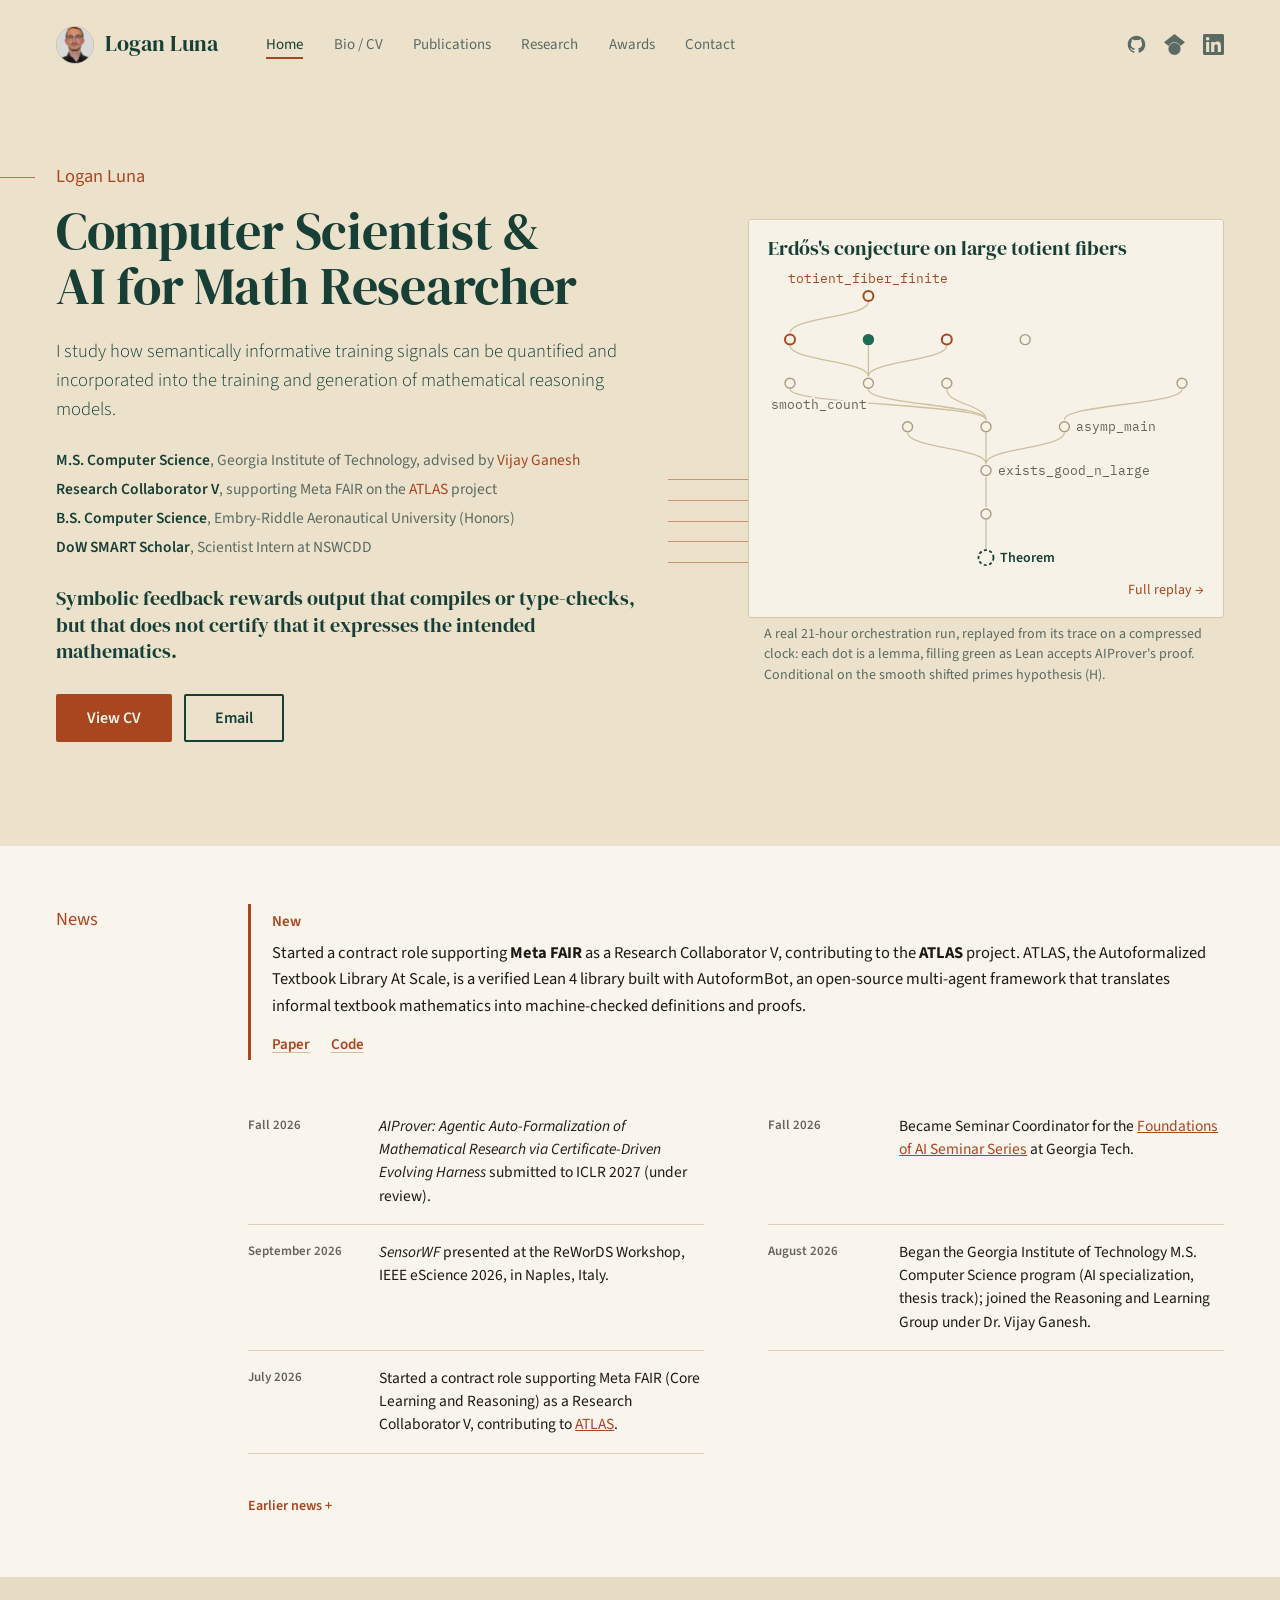
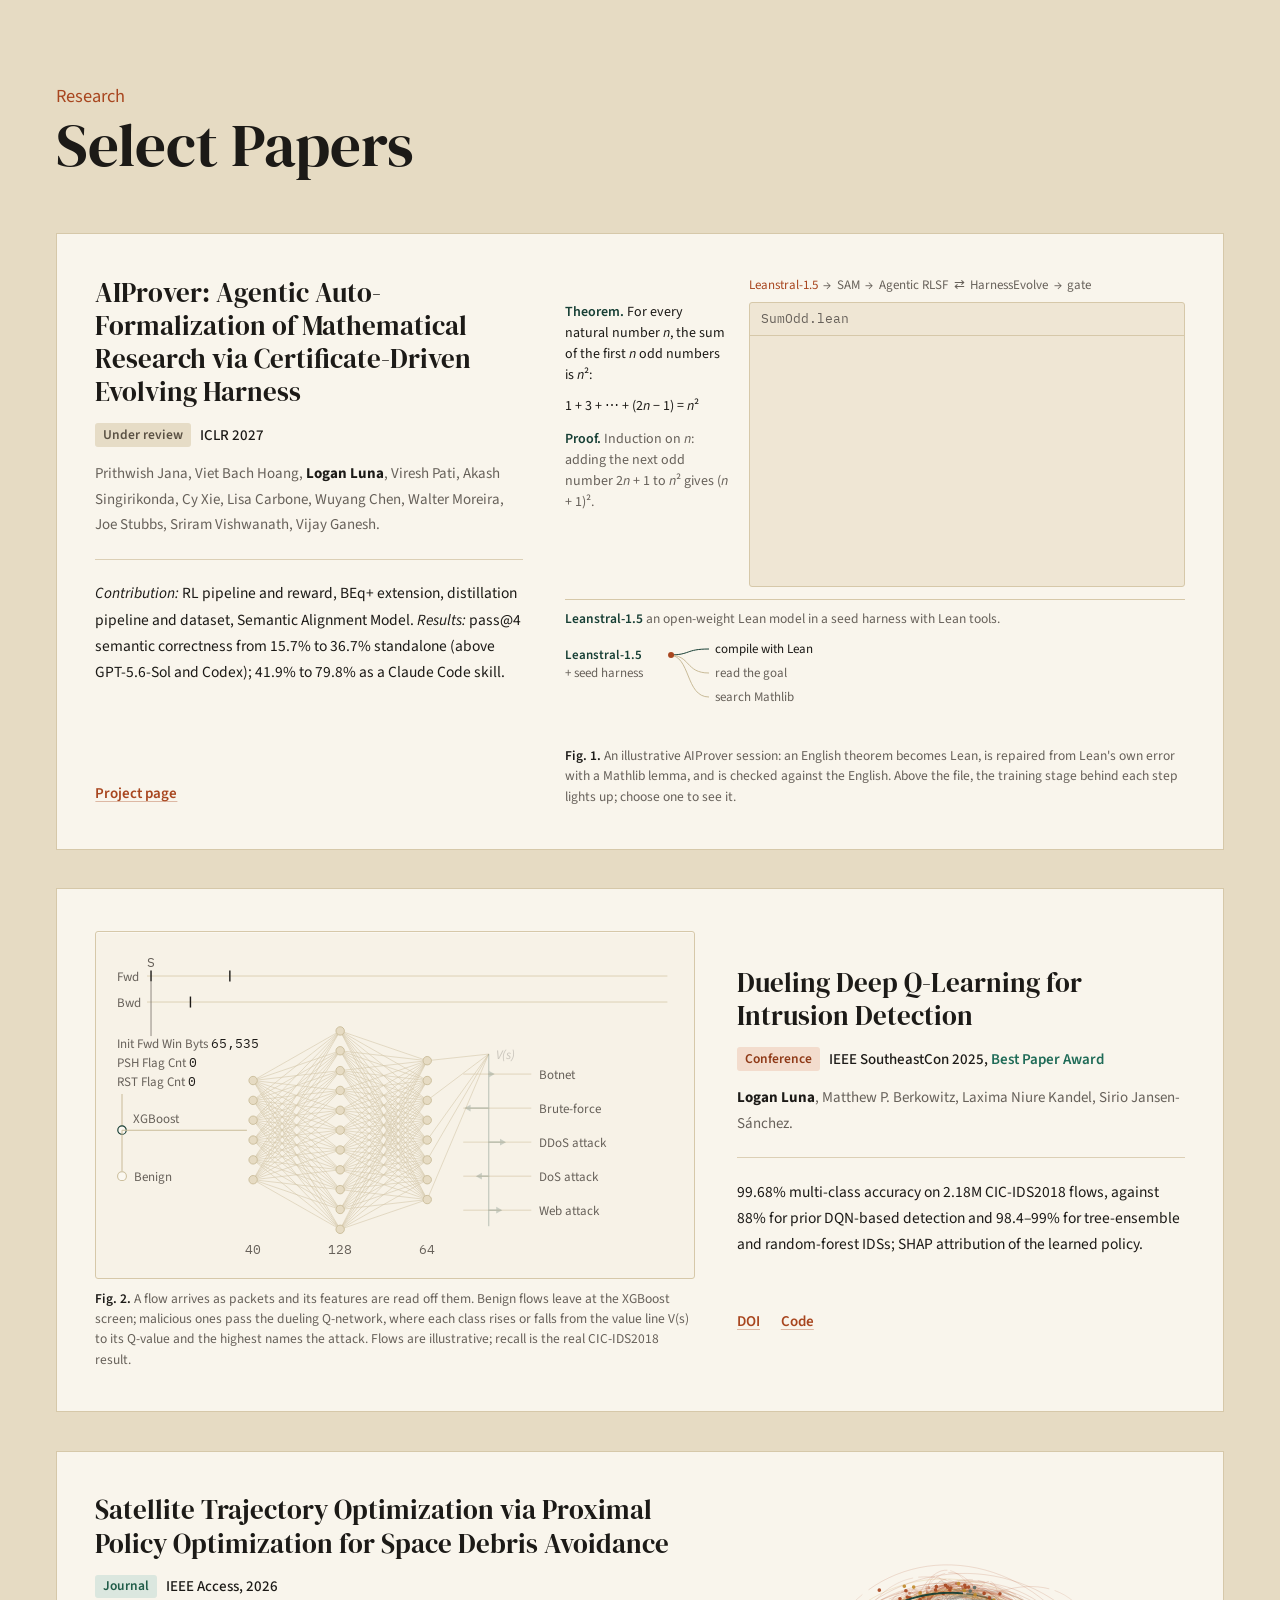
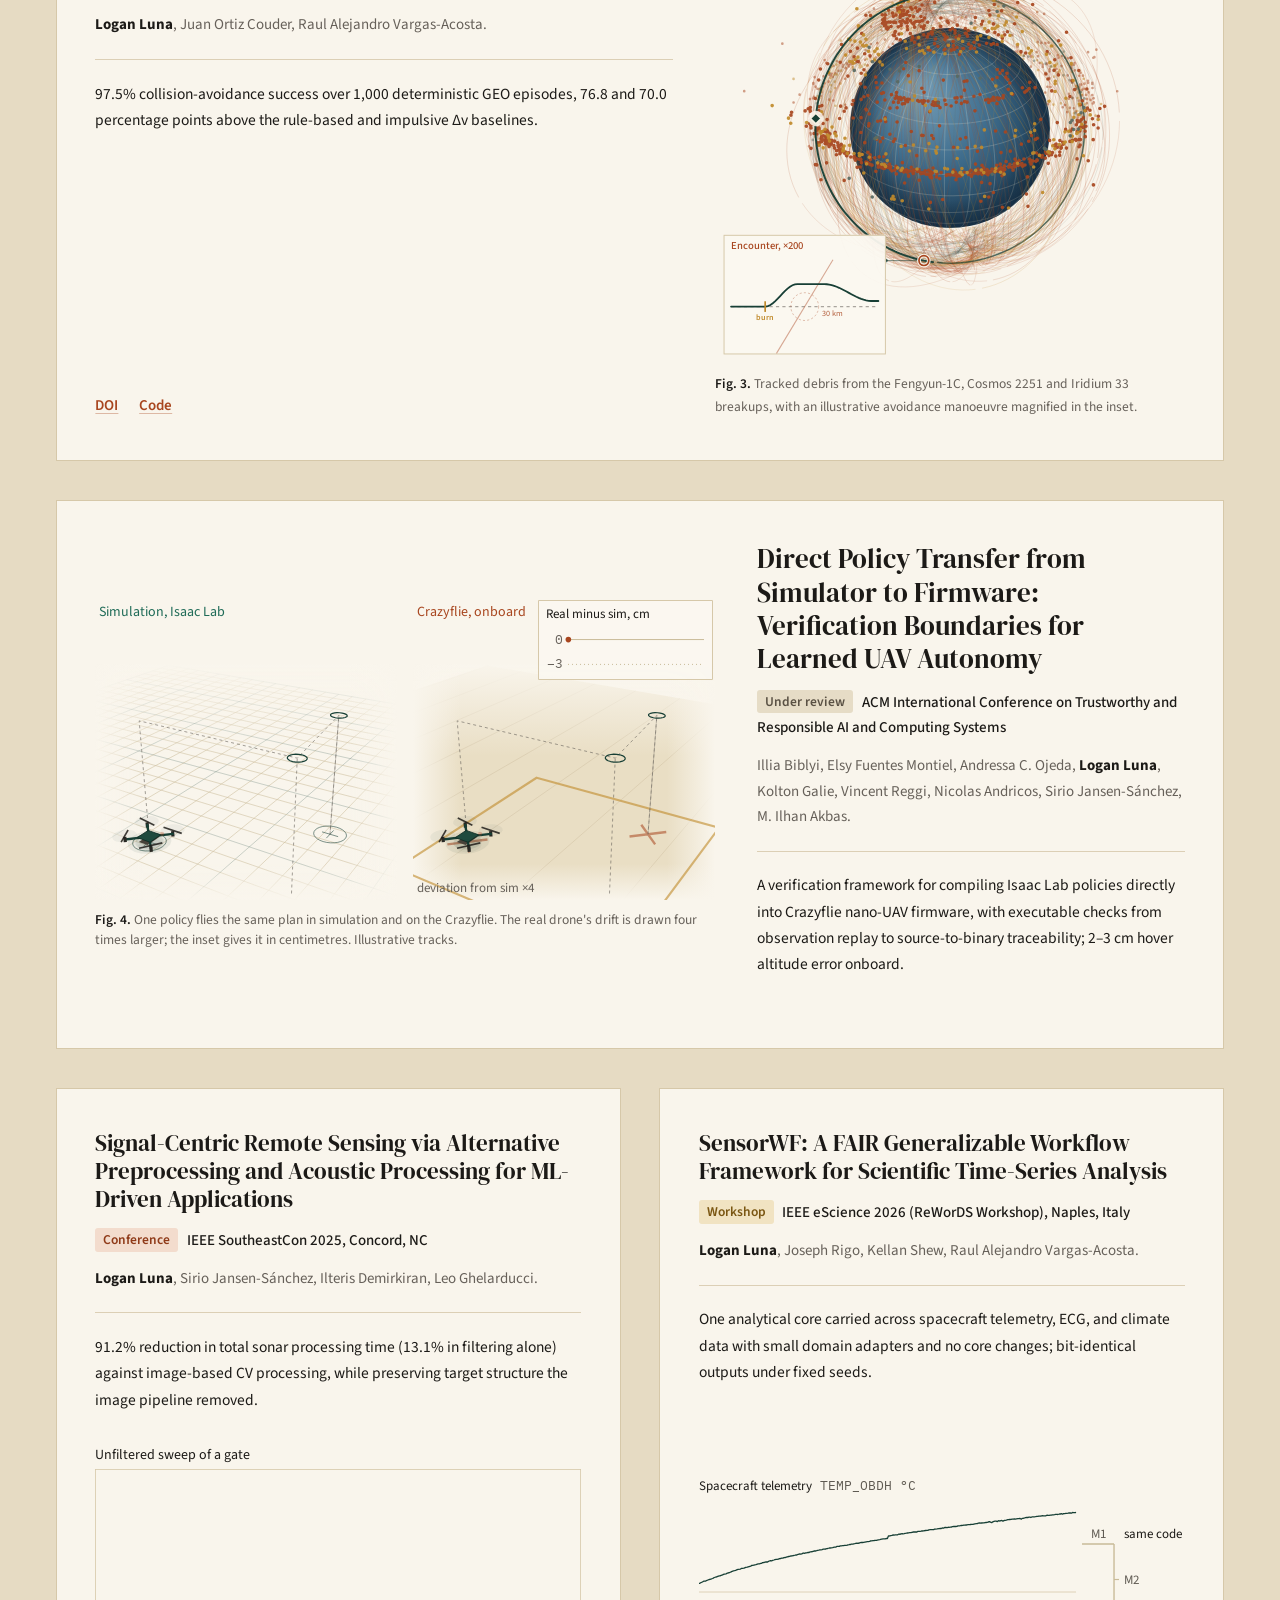
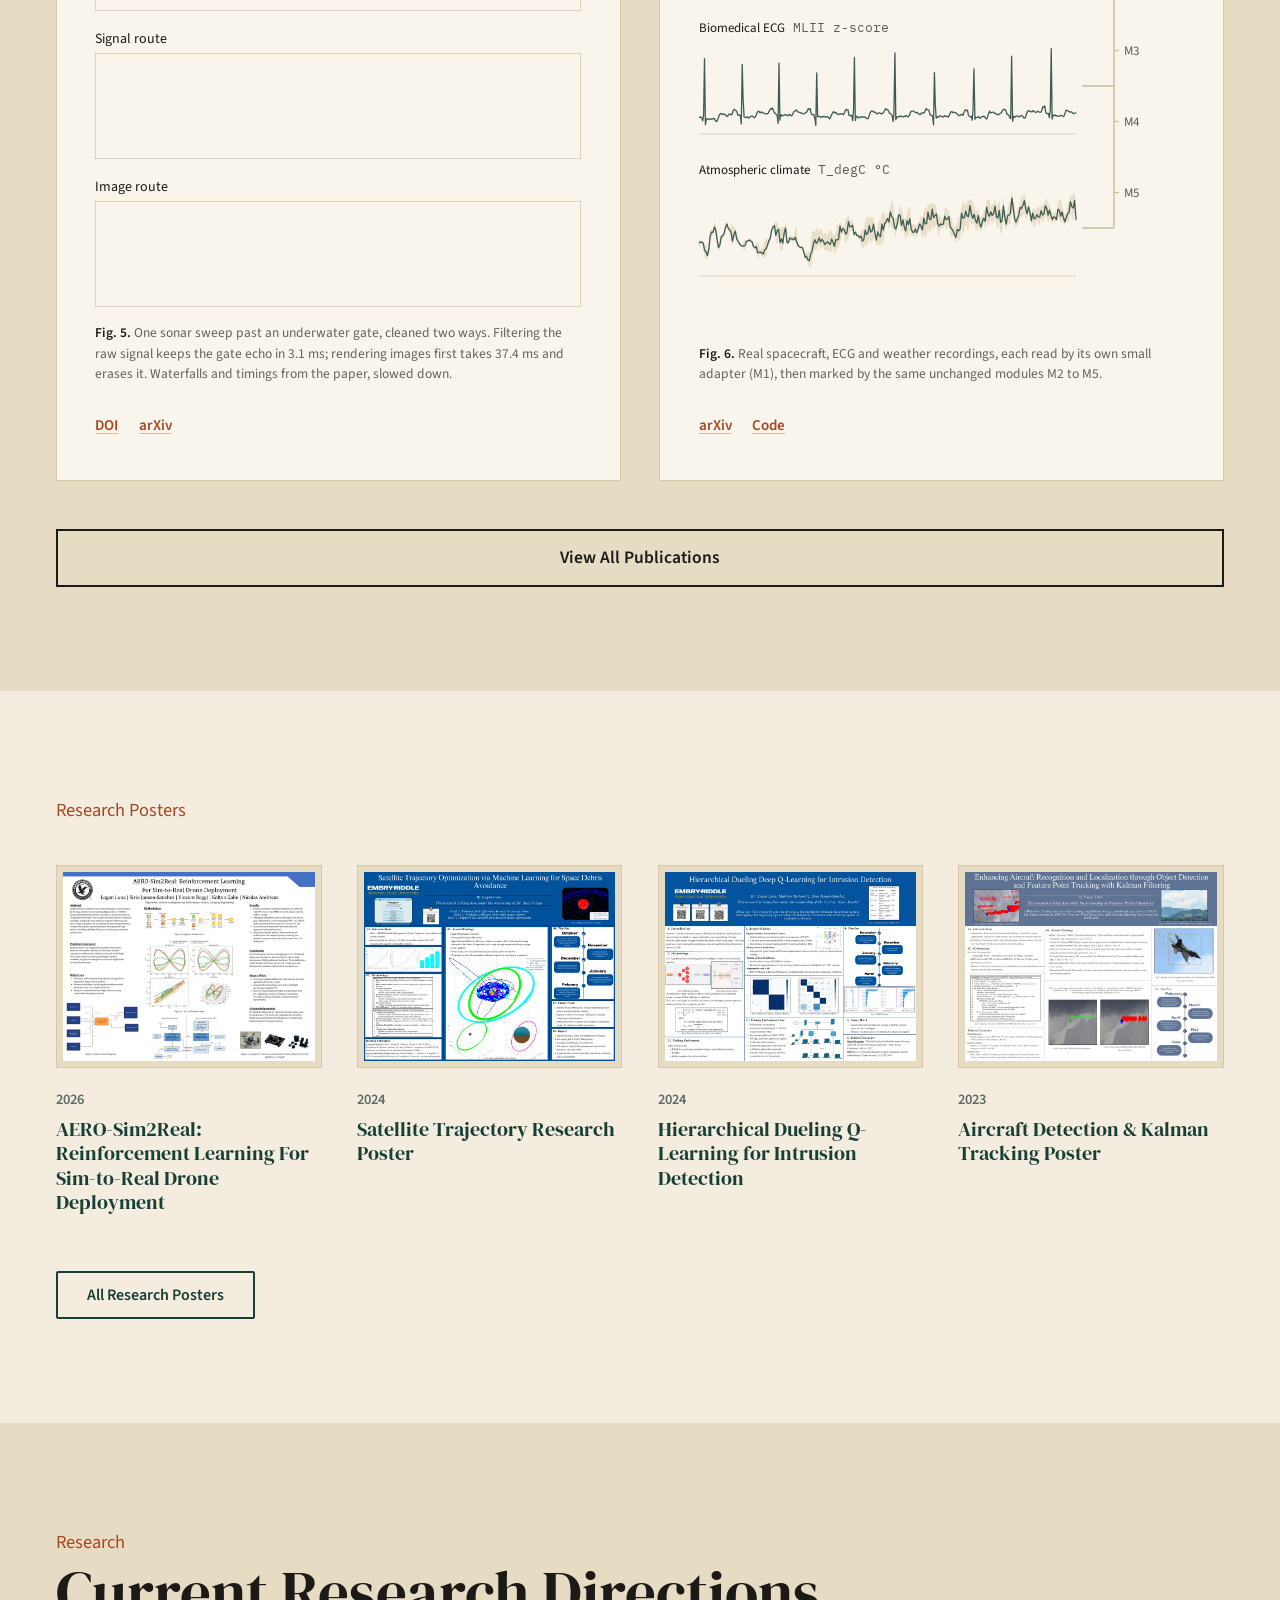
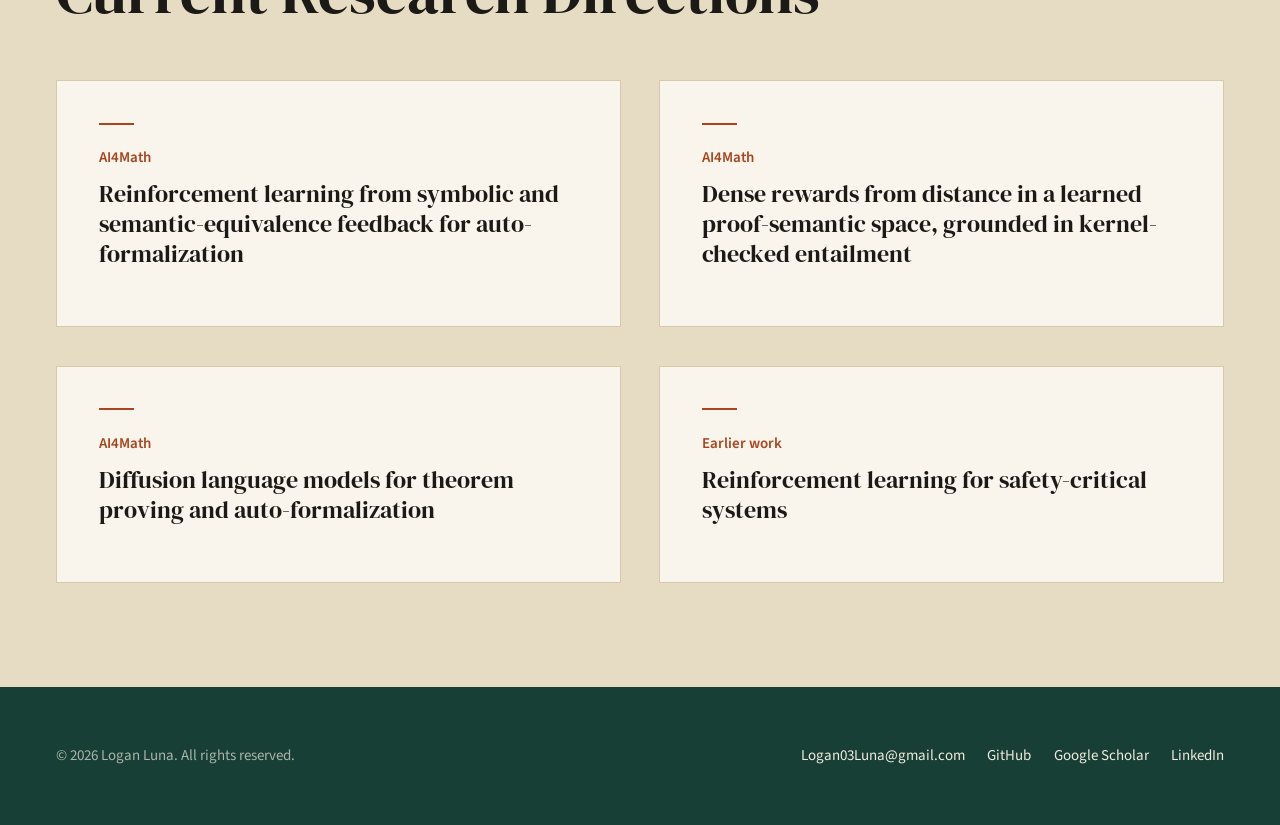
<file: index.html>
<!DOCTYPE html>
<html lang="en">
<head>
  <meta charset="UTF-8">
  <title>Logan Luna – Home</title>
  <meta name="viewport" content="width=device-width, initial-scale=1">
  <link rel="icon" href="pictures/favicon.svg" type="image/svg+xml">
  <link rel="icon" href="pictures/favicon-32.png" type="image/png" sizes="32x32">
  <link rel="apple-touch-icon" href="pictures/apple-touch-icon.png">
  <!-- Google tag (gtag.js) -->
  <script async src="https://www.googletagmanager.com/gtag/js?id=G-R2EEYCKBCG"></script>
  <script>
    window.dataLayer = window.dataLayer || [];
    function gtag(){dataLayer.push(arguments);}
    gtag('js', new Date());

    gtag('config', 'G-R2EEYCKBCG');
  </script>
  <link rel="preconnect" href="https://fonts.googleapis.com">
  <link rel="preconnect" href="https://fonts.gstatic.com" crossorigin>
  <link href="https://fonts.googleapis.com/css2?family=DM+Serif+Display:ital@0;1&family=Source+Sans+3:ital,wght@0,300;0,400;0,600;0,700;1,400&family=IBM+Plex+Mono:wght@400;500&display=swap" rel="stylesheet">
  <link rel="stylesheet" href="style.css?v=20261120p">
</head>
<body>

<div class="top">
  <header class="row top-bar">
    <a class="brand" href="index.html"><img src="pictures/HeadShot_Cropped.png" alt="">Logan Luna</a>
    <nav class="menu" aria-label="Site">
      <a href="index.html" class="on" aria-current="page">Home</a>
      <a href="bio.html">Bio / CV</a>
      <a href="publications.html">Publications</a>
      <a href="research.html">Research</a>
      <a href="awards.html">Awards</a>
      <a href="contact.html">Contact</a>
      <span class="social">
        <a href="https://github.com/Logan-Cole-Luna" aria-label="GitHub"><svg viewBox="0 0 24 24"><path d="M12 2C6.477 2 2 6.484 2 12.017c0 4.425 2.865 8.18 6.839 9.504.5.092.682-.217.682-.483 0-.237-.008-.868-.013-1.703-2.782.605-3.369-1.343-3.369-1.343-.454-1.158-1.11-1.466-1.11-1.466-.908-.62.069-.608.069-.608 1.003.07 1.531 1.032 1.531 1.032.892 1.53 2.341 1.088 2.91.832.092-.647.35-1.088.636-1.338-2.22-.253-4.555-1.113-4.555-4.951 0-1.093.39-1.988 1.029-2.688-.103-.253-.446-1.272.098-2.65 0 0 .84-.27 2.75 1.026A9.564 9.564 0 0 1 12 6.844c.85.004 1.705.115 2.504.337 1.909-1.296 2.747-1.027 2.747-1.027.546 1.379.202 2.398.1 2.651.64.7 1.028 1.595 1.028 2.688 0 3.848-2.339 4.695-4.566 4.943.359.309.678.92.678 1.855 0 1.338-.012 2.419-.012 2.747 0 .268.18.58.688.482C19.138 20.192 22 16.439 22 12.017 22 6.484 17.523 2 12 2z"/></svg></a>
        <a href="https://scholar.google.com/citations?user=cwfqLqYAAAAJ&hl=en&oi=ao" aria-label="Google Scholar"><svg viewBox="0 0 24 24"><path d="M5.242 13.769L0 9.5 12 0l12 9.5-5.242 4.269C17.548 11.249 14.978 9.5 12 9.5c-2.977 0-5.548 1.748-6.758 4.269zM12 10a7 7 0 1 0 0 14 7 7 0 0 0 0-14z"/></svg></a>
        <a href="https://www.linkedin.com/in/logan-luna" aria-label="LinkedIn"><svg viewBox="0 0 24 24"><path d="M20.447 20.452h-3.554v-5.569c0-1.328-.027-3.037-1.852-3.037-1.853 0-2.136 1.445-2.136 2.939v5.667H9.351V9h3.414v1.561h.046c.477-.9 1.637-1.85 3.37-1.85 3.601 0 4.267 2.37 4.267 5.455v6.286zM5.337 7.433a2.062 2.062 0 0 1-2.063-2.065 2.064 2.064 0 1 1 2.063 2.065zm1.782 13.019H3.555V9h3.564v11.452zM22.225 0H1.771C.792 0 0 .774 0 1.729v20.542C0 23.227.792 24 1.771 24h20.451C23.2 24 24 23.227 24 22.271V1.729C24 .774 23.2 0 22.222 0h.003z"/></svg></a>
      </span>
    </nav>
  </header>

  <section class="row hero">
    <div class="hero-text">
      <p class="pretitle">Logan Luna</p>
      <h1>Computer Scientist &amp; <br>AI for Math Researcher</h1>
      <p class="sub">I study how semantically informative training signals can be quantified and incorporated into the training and generation of mathematical reasoning models.</p>
      <ul class="titles">
        <li><b>M.S. Computer Science</b>, Georgia Institute of Technology, advised by <a href="https://vganesh1.github.io/">Vijay Ganesh</a></li>
        <li><b>Research Collaborator V</b>, supporting Meta FAIR on the <a href="https://github.com/facebookresearch/atlas-lean">ATLAS</a> project</li>
        <li><b>B.S. Computer Science</b>, Embry-Riddle Aeronautical University (Honors)</li>
        <li><b>DoW SMART Scholar</b>, Scientist Intern at NSWCDD</li>
      </ul>
      <p class="thesis">Symbolic feedback rewards output that compiles or type-checks, but that does not certify that it expresses the intended mathematics.</p>
      <div class="btns">
        <a class="btn btn-fill" href="LoganLunaCV.pdf">View CV</a>
        <a class="btn btn-line" href="mailto:Logan03Luna@gmail.com">Email</a>
      </div>
    </div>

    <figure class="fig fig-hero">
      <a class="fig-frame boxed paper proof-hero" href="replay.html" aria-label="Watch the full replay of an orchestration run on Erdős's conjecture on large totient fibers">
        <p class="ph-title">Erdős's conjecture on large totient fibers</p>
        <div class="ph-graph"></div>
        <span class="ph-more">Full replay →</span>
      </a>
      <figcaption>A real 21-hour orchestration run, replayed from its trace on a compressed clock: each dot is a lemma, filling green as Lean accepts AIProver's proof. Conditional on the smooth shifted primes hypothesis (H).</figcaption>
    </figure>
  </section>
</div>

<section class="news-band" aria-label="News">
  <div class="row news-grid">
    <div class="news-label">News</div>
    <div class="now">
      <span class="now-tag">New</span>
      <p>Started a contract role supporting <strong>Meta FAIR</strong> as a Research Collaborator V, contributing to the <strong>ATLAS</strong> project. ATLAS, the Autoformalized Textbook Library At Scale, is a verified Lean 4 library built with AutoformBot, an open-source multi-agent framework that translates informal textbook mathematics into machine-checked definitions and proofs.</p>
      <div class="links"><a href="https://arxiv.org/abs/2605.29955">Paper</a><a href="https://github.com/facebookresearch/atlas-lean">Code</a></div>
    </div>
    <ul class="news">
      <li><time>Fall 2026</time><span><em>AIProver: Agentic Auto-Formalization of Mathematical Research via Certificate-Driven Evolving Harness</em> submitted to ICLR 2027 (under review).</span></li>
      <li><time>Fall 2026</time><span>Became Seminar Coordinator for the <a href="https://foundationsofai.github.io/">Foundations of AI Seminar Series</a> at Georgia Tech.</span></li>
      <li><time>September 2026</time><span><em>SensorWF</em> presented at the ReWorDS Workshop, IEEE eScience 2026, in Naples, Italy.</span></li>
      <li><time>August 2026</time><span>Began the Georgia Institute of Technology M.S. Computer Science program (AI specialization, thesis track); joined the Reasoning and Learning Group under Dr. Vijay Ganesh.</span></li>
      <li><time>July 2026</time><span>Started a contract role supporting Meta FAIR (Core Learning and Reasoning) as a Research Collaborator V, contributing to <a href="https://github.com/facebookresearch/atlas-lean">ATLAS</a>.</span></li>
    </ul>
    <details class="more">
      <summary>Earlier news</summary>
      <ul class="news">
        <li><time>August 2026</time><span><em>SensorWF: A FAIR Generalizable Workflow Framework for Scientific Time-Series Analysis</em> accepted to the ReWorDS Workshop at the IEEE International Conference on e-Science (eScience) 2026.</span></li>
        <li><time>June–July 2026</time><span>Interned at NSWCDD, continuing work on real-time autonomous tracking systems.</span></li>
        <li><time>May 2026</time><span>Graduated <em>magna cum laude</em> with a B.S. in Computer Science from Embry-Riddle Aeronautical University.</span></li>
        <li><time>April 2026</time><span>Named Embry-Riddle's Outstanding Undergraduate in Computer Science.</span></li>
        <li><time>February 2026</time><span>Awarded a $24,000 Center for Aerospace Resilient Systems (CARS) Research Grant for <em>AI for Data Anomaly Detection in a Satellite Learning Laboratory (SATLL)</em>.</span></li>
        <li><time>January 2026</time><span><em>Satellite Trajectory Optimization via Proximal Policy Optimization for Space Debris Avoidance</em> published in IEEE Access.</span></li>
        <li><time>2025</time><span><a href="https://news.erau.edu/headlines/embry-riddle-undergrads-develop-guard-dog-system-to-ward-off-cyberattacks">Embry‑Riddle Undergrads Develop ‘Guard Dog’ System to Ward Off Cyberattacks</a></span></li>
        <li><time>2025</time><span><em>Dueling Deep Q-Learning for Intrusion Detection</em> accepted to IEEE SoutheastCon 2025 (IEEE-Eta Kappa Nu Best Paper Award).</span></li>
        <li><time>2024</time><span>Began DoD internship at NSWCDD for computer vision systems.</span></li>
        <li><time>2023</time><span>Awarded DoD SMART Scholarship.</span></li>
      </ul>
    </details>
  </div>
</section>

<section class="band papers" id="papers">
  <div class="row">
    <p class="eyebrow">Research</p>
    <h2 class="display">Select Papers</h2>

    <ol class="paper-grid">
      <li class="paper feature aip-feature" id="fig-aiprover">
        <div class="feature-text">
          <h3>AIProver: Agentic Auto-Formalization of Mathematical Research via Certificate-Driven Evolving Harness</h3>
          <p class="venue"><span class="vkind vk-review">Under review</span>ICLR 2027</p>
          <p class="authors">Prithwish Jana, Viet Bach Hoang, <strong>Logan Luna</strong>, Viresh Pati, Akash Singirikonda, Cy Xie, Lisa Carbone, Wuyang Chen, Walter Moreira, Joe Stubbs, Sriram Vishwanath, Vijay Ganesh.</p>
          <p class="desc"><em>Contribution:</em> RL pipeline and reward, BEq+ extension, distillation pipeline and dataset, Semantic Alignment Model. <em>Results:</em> pass@4 semantic correctness from 15.7% to 36.7% standalone (above GPT-5.6-Sol and Codex); 41.9% to 79.8% as a Claude Code skill.</p>
          <div class="links"><a href="https://jprithwish.github.io/AIProver/">Project page</a></div>
        </div>
        <figure class="feature-fig aip-fig">
          <div class="fig-frame anim-aiprover">
            <div class="aip-strip"></div>
            <div class="aip-main" role="img" aria-label="AIProver formalizes the theorem that the first n odd numbers sum to n squared: it writes Lean, gets a Lean error, finds the Mathlib lemma Finset.sum_range_succ, repairs the proof, and checks the Lean statement against the English one."><div class="aip-eng"></div><div class="aip-code"></div></div>
            <div class="aip-train"></div>
            <svg class="aip-wires" aria-hidden="true"></svg>
          </div>
          <figcaption><b>Fig. 1.</b> An illustrative AIProver session: an English theorem becomes Lean, is repaired from Lean's own error with a Mathlib lemma, and is checked against the English. Above the file, the training stage behind each step lights up; choose one to see it.</figcaption>
        </figure>
      </li>

      <li class="paper feature flip" id="fig-dqn">
        <div class="feature-text">
          <h3>Dueling Deep Q-Learning for Intrusion Detection</h3>
          <p class="venue"><span class="vkind vk-conf">Conference</span>IEEE SoutheastCon 2025, <span class="award">Best Paper Award</span></p>
          <p class="authors"><strong>Logan Luna</strong>, Matthew P. Berkowitz, Laxima Niure Kandel, Sirio Jansen-Sánchez.</p>
          <p class="desc">99.68% multi-class accuracy on 2.18M CIC-IDS2018 flows, against 88% for prior DQN-based detection and 98.4–99% for tree-ensemble and random-forest IDSs; SHAP attribution of the learned policy.</p>
          <div class="links"><a href="https://doi.org/10.1109/SoutheastCon56624.2025.10971436">DOI</a><a href="https://github.com/Logan-Cole-Luna/Hierarchical-Q-Learning-Threat-Hunting">Code</a></div>
        </div>
        <figure class="feature-fig dqn-fig">
          <div class="fig-frame boxed paper anim-dqn">
            <div class="dqn-svg"></div>
          </div>
          <figcaption><b>Fig. 2.</b> A flow arrives as packets and its features are read off them. Benign flows leave at the XGBoost screen; malicious ones pass the dueling Q-network, where each class rises or falls from the value line V(s) to its Q-value and the highest names the attack. Flows are illustrative; recall is the real CIC-IDS2018 result.</figcaption>
        </figure>
      </li>

      <li class="paper feature" id="fig-satellite">
        <div class="feature-text">
          <h3>Satellite Trajectory Optimization via Proximal Policy Optimization for Space Debris Avoidance</h3>
          <p class="venue"><span class="vkind vk-journal">Journal</span>IEEE Access, 2026</p>
          <p class="authors"><strong>Logan Luna</strong>, Juan Ortiz Couder, Raul Alejandro Vargas-Acosta.</p>
          <p class="desc">97.5% collision-avoidance success over 1,000 deterministic GEO episodes, 76.8 and 70.0 percentage points above the rule-based and impulsive Δv baselines.</p>
          <div class="links"><a href="https://doi.org/10.1109/ACCESS.2026.3655237">DOI</a><a href="https://github.com/Logan-Cole-Luna/sat-trajectory-avoidance">Code</a></div>
        </div>
        <figure class="feature-fig">
          <div class="fig-frame"><img class="fig-still" src="pictures/debris_field.webp" width="880" height="880" alt="Globe surrounded by orbiting debris fragments from the Fengyun-1C, Cosmos 2251 and Iridium 33 breakups"><canvas id="debris" data-theme="paper" data-src="data/debris.json" role="img" aria-label="Animated globe surrounded by orbiting debris fragments from the Fengyun-1C, Cosmos 2251 and Iridium 33 breakups"></canvas></div>
          <figcaption><b>Fig. 3.</b> Tracked debris from the Fengyun-1C, Cosmos 2251 and Iridium 33 breakups, with an illustrative avoidance manoeuvre magnified in the inset.</figcaption>
        </figure>
      </li>

      <li class="paper feature flip uav-feature" id="fig-uav">
        <div class="feature-text">
          <h3>Direct Policy Transfer from Simulator to Firmware: Verification Boundaries for Learned UAV Autonomy</h3>
          <p class="venue"><span class="vkind vk-review">Under review</span>ACM International Conference on Trustworthy and Responsible AI and Computing Systems</p>
          <p class="authors">Illia Biblyi, Elsy Fuentes Montiel, Andressa C. Ojeda, <strong>Logan Luna</strong>, Kolton Galie, Vincent Reggi, Nicolas Andricos, Sirio Jansen-Sánchez, M. Ilhan Akbas.</p>
          <p class="desc">A verification framework for compiling Isaac Lab policies directly into Crazyflie nano-UAV firmware, with executable checks from observation replay to source-to-binary traceability; 2–3 cm hover altitude error onboard.</p>
        </div>
        <figure class="feature-fig uav-fig">
          <div class="fig-frame anim-uav">
            <canvas class="uav-canvas" role="img" aria-label="Two 3D views of the same flight plan: on the left a simulated nano-quadrotor flies it exactly over a grid; on the right the Crazyflie flies it on a lab floor with small wander and a slight height sag, from takeoff to landing and motor shutdown. An inset in the corner of the right view plots the real drone's height minus the simulated one, in centimeters, over the flight."></canvas>
          </div>
          <figcaption><b>Fig. 4.</b> One policy flies the same plan in simulation and on the Crazyflie. The real drone's drift is drawn four times larger; the inset gives it in centimetres. Illustrative tracks.</figcaption>
        </figure>
      </li>

      <li class="paper half" id="fig-sonar">
        <h3>Signal-Centric Remote Sensing via Alternative Preprocessing and Acoustic Processing for ML-Driven Applications</h3>
        <p class="venue"><span class="vkind vk-conf">Conference</span>IEEE SoutheastCon 2025, Concord, NC</p>
        <p class="authors"><strong>Logan Luna</strong>, Sirio Jansen-Sánchez, Ilteris Demirkiran, Leo Ghelarducci.</p>
        <p class="desc">91.2% reduction in total sonar processing time (13.1% in filtering alone) against image-based CV processing, while preserving target structure the image pipeline removed.</p>
        <figure class="sonar-fig">
          <div class="fig-frame anim-sonar">
            <div class="sonar-svg"></div>
          </div>
          <figcaption><b>Fig. 5.</b> One sonar sweep past an underwater gate, cleaned two ways. Filtering the raw signal keeps the gate echo in 3.1 ms; rendering images first takes 37.4 ms and erases it. Waterfalls and timings from the paper, slowed down.</figcaption>
        </figure>
        <div class="links"><a href="https://doi.org/10.1109/SoutheastCon56624.2025.10971547">DOI</a><a href="https://arxiv.org/abs/2609.21123">arXiv</a></div>
      </li>

      <li class="paper half" id="fig-sensorwf">
        <h3>SensorWF: A FAIR Generalizable Workflow Framework for Scientific Time-Series Analysis</h3>
        <p class="venue"><span class="vkind vk-workshop">Workshop</span>IEEE eScience 2026 (ReWorDS Workshop), Naples, Italy</p>
        <p class="authors"><strong>Logan Luna</strong>, Joseph Rigo, Kellan Shew, Raul Alejandro Vargas-Acosta.</p>
        <p class="desc">One analytical core carried across spacecraft telemetry, ECG, and climate data with small domain adapters and no core changes; bit-identical outputs under fixed seeds.</p>
        <figure class="swf-fig">
          <div class="fig-frame anim-sensorwf">
            <div class="swf-svg"></div>
          </div>
          <figcaption><b>Fig. 6.</b> Real spacecraft, ECG and weather recordings, each read by its own small adapter (M1), then marked by the same unchanged modules M2 to M5.</figcaption>
        </figure>
        <div class="links"><a href="https://arxiv.org/abs/2609.21110">arXiv</a><a href="https://github.com/Logan-Cole-Luna/SensorWF">Code</a></div>
      </li>
    </ol>

    <a class="all" href="publications.html">View All Publications</a>
  </div>
</section>

<section class="band posters">
  <div class="row">
    <p class="eyebrow">Research Posters</p>
    <div class="poster-list">
      <article class="poster">
        <a class="thumb" href="posters/AERO-Sim2Real Reinforcement Learning For Sim-to-Real Drone Deployment.png"><img src="pictures/poster-thumbs/aero-sim2real.jpg" alt="AERO-Sim2Real poster" loading="lazy"></a>
        <span class="yr">2026</span>
        <h3>AERO-Sim2Real: Reinforcement Learning For Sim-to-Real Drone Deployment</h3>
      </article>
      <article class="poster">
        <a class="thumb" href="posters/SatResearchPoster.png"><img src="pictures/poster-thumbs/sat-research.jpg" alt="Satellite trajectory research poster" loading="lazy"></a>
        <span class="yr">2024</span>
        <h3>Satellite Trajectory Research Poster</h3>
      </article>
      <article class="poster">
        <a class="thumb" href="posters/Hierarchical Q-Learning for Intrusion Detection.png"><img src="pictures/poster-thumbs/hierarchical-q-learning.jpg" alt="Hierarchical Dueling Q-Learning poster" loading="lazy"></a>
        <span class="yr">2024</span>
        <h3>Hierarchical Dueling Q-Learning for Intrusion Detection</h3>
      </article>
      <article class="poster">
        <a class="thumb" href="posters/Aircraft Tracking (48 x 36 in).png"><img src="pictures/poster-thumbs/aircraft-tracking.jpg" alt="Aircraft detection and Kalman tracking poster" loading="lazy"></a>
        <span class="yr">2023</span>
        <h3>Aircraft Detection &amp; Kalman Tracking Poster</h3>
      </article>
    </div>
    <div class="poster-more"><a class="btn btn-line" href="research.html">All Research Posters</a></div>
  </div>
</section>

<section class="band focus">
  <div class="row">
    <p class="eyebrow">Research</p>
    <h2 class="display">Current Research Directions</h2>
    <div class="focus-grid">
      <div class="focus-card">
        <p class="kind">AI4Math</p>
        <h3>Reinforcement learning from symbolic and semantic-equivalence feedback for auto-formalization</h3>
      </div>
      <div class="focus-card">
        <p class="kind">AI4Math</p>
        <h3>Dense rewards from distance in a learned proof-semantic space, grounded in kernel-checked entailment</h3>
      </div>
      <div class="focus-card">
        <p class="kind">AI4Math</p>
        <h3>Diffusion language models for theorem proving and auto-formalization</h3>
      </div>
      <div class="focus-card">
        <p class="kind">Earlier work</p>
        <h3>Reinforcement learning for safety-critical systems</h3>
      </div>
    </div>
  </div>
</section>

<footer>
  <div class="row foot">
    <span>&copy; <span id="year">2026</span> Logan Luna. All rights reserved.</span>
    <span class="foot-links">
      <a href="mailto:Logan03Luna@gmail.com">Logan03Luna@gmail.com</a>
      <a href="https://github.com/Logan-Cole-Luna">GitHub</a>
      <a href="https://scholar.google.com/citations?user=cwfqLqYAAAAJ&hl=en&oi=ao">Google Scholar</a>
      <a href="https://www.linkedin.com/in/logan-luna">LinkedIn</a>
    </span>
  </div>
</footer>

<script>
  document.getElementById("year").textContent = new Date().getFullYear();
</script>
<script src="data/run011.js?v=20261120p" defer></script>
<script src="js/aimath-layout.js?v=20261120p" defer></script>
<script src="js/proof-hero.js?v=20261120p" defer></script>
<script src="js/debris.js?v=20261120p" defer></script>
<script src="data/dqn.js?v=20261120p" defer></script>
<script src="js/anim-dqn.js?v=20261120p" defer></script>
<script src="data/sensorwf.js?v=20261120p" defer></script>
<script src="js/anim-sensorwf.js?v=20261120p" defer></script>
<script src="data/sonar.js?v=20261120p" defer></script>
<script src="js/anim-sonar.js?v=20261120p" defer></script>
<script src="data/uav.js?v=20261120p" defer></script>
<script src="js/anim-uav.js?v=20261120p" defer></script>
<script src="js/anim-aiprover.js?v=20261120p" defer></script>
</body>
</html>
</file>
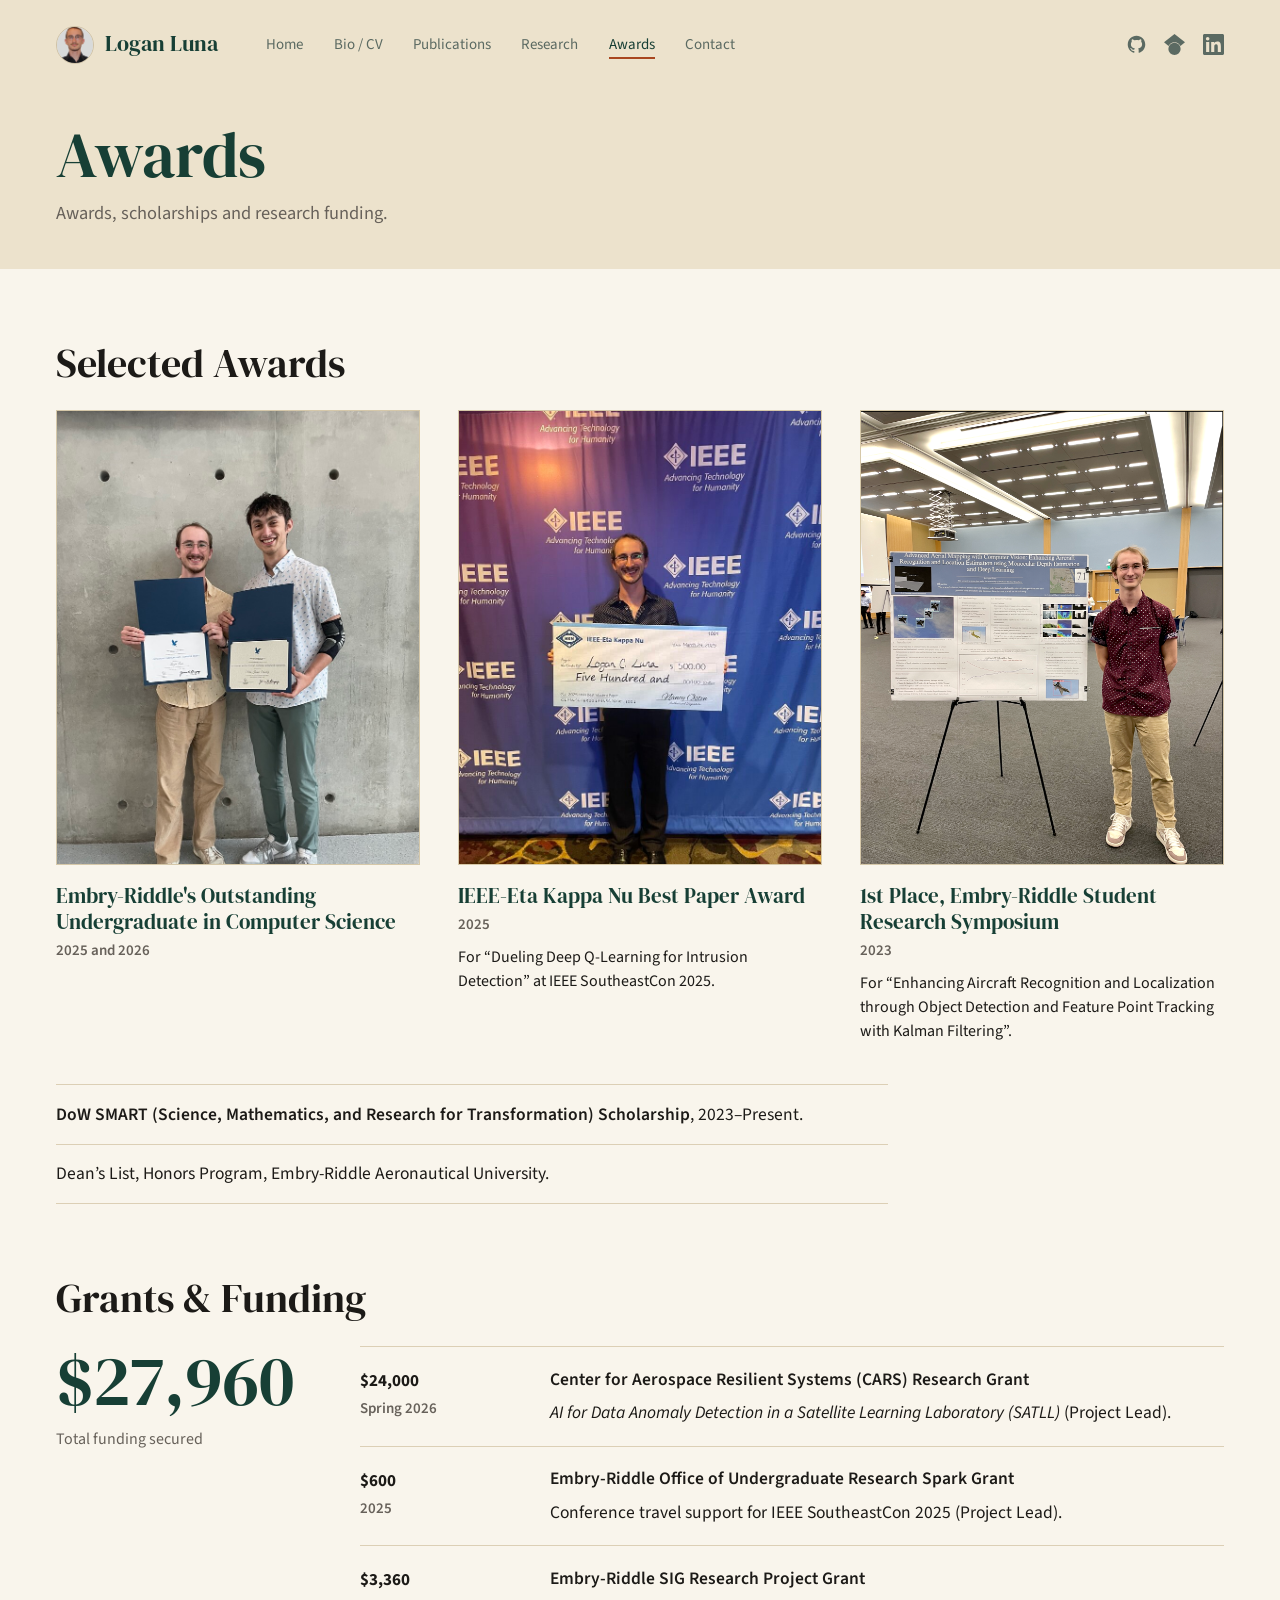
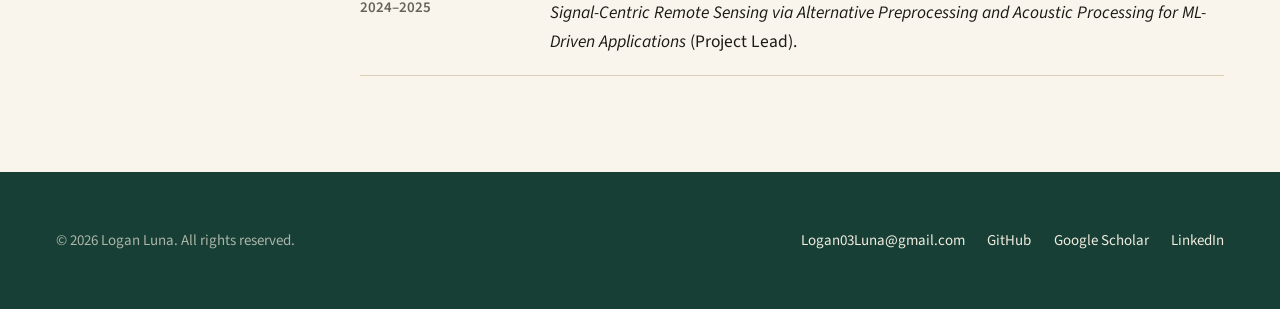
<file: awards.html>
<!DOCTYPE html>
<html lang="en">
<head>
  <meta charset="UTF-8">
  <title>Logan Luna – Awards</title>
  <meta name="viewport" content="width=device-width, initial-scale=1">
  <link rel="icon" href="pictures/favicon.svg" type="image/svg+xml">
  <link rel="icon" href="pictures/favicon-32.png" type="image/png" sizes="32x32">
  <link rel="apple-touch-icon" href="pictures/apple-touch-icon.png">
  <!-- Google tag (gtag.js) -->
  <script async src="https://www.googletagmanager.com/gtag/js?id=G-R2EEYCKBCG"></script>
  <script>
    window.dataLayer = window.dataLayer || [];
    function gtag(){dataLayer.push(arguments);}
    gtag('js', new Date());

    gtag('config', 'G-R2EEYCKBCG');
  </script>
  <link rel="preconnect" href="https://fonts.googleapis.com">
  <link rel="preconnect" href="https://fonts.gstatic.com" crossorigin>
  <link href="https://fonts.googleapis.com/css2?family=DM+Serif+Display:ital@0;1&family=Source+Sans+3:ital,wght@0,300;0,400;0,600;0,700;1,400&display=swap" rel="stylesheet">
  <link rel="stylesheet" href="style.css?v=20261120p">
  <style>
    .awd-tiles { display: grid; grid-template-columns: repeat(3, minmax(0, 1fr)); gap: 2.4rem; }
    .awd-tile { margin: 0; }
    .awd-tile img { display: block; width: 100%; aspect-ratio: 4 / 5; object-fit: cover; object-position: center top; border: 1px solid var(--rule); background: var(--paper); }
    .page .awd-tile h3 { margin: 1.1rem 0 .35rem; font-family: var(--serif); font-weight: 400; font-size: 1.3rem; line-height: 1.25; color: var(--deep); }
    .page .awd-tile .awd-year { font-size: 15px; font-weight: 600; color: var(--soft); margin: 0 0 .5rem; }
    .page .awd-tile p { font-size: 16px; line-height: 1.5; margin: 0; }
    .page section > ul.awd-more { margin-top: 2.6rem; max-width: 52rem; }
    .page section > ul.awd-more > li { padding: .9rem 0; }
    .awd-grants { display: grid; grid-template-columns: 16rem minmax(0, 1fr); gap: 0 3rem; align-items: start; }
    .page .awd-total { margin: 0; }
    .awd-total strong { display: block; font-family: var(--serif); font-weight: 400; font-size: clamp(3rem, 6vw, 4.4rem); line-height: 1; color: var(--deep); }
    .awd-total span { display: block; margin-top: .6rem; font-size: 16px; color: var(--soft); }
    .awd-grants .rail > li { padding: 1.1rem 0; }
    .awd-grants .rail-key b { display: block; color: var(--ink); font-size: 17px; }
    .page .awd-grants .rail-body p { margin: .25rem 0 0; }
    @media (max-width: 900px) {
      .awd-tiles { grid-template-columns: 1fr 1fr; gap: 1.8rem; }
      .awd-grants { grid-template-columns: 1fr; gap: 1.6rem; }
    }
    @media (max-width: 600px) {
      .awd-tiles { grid-template-columns: 1fr; gap: 2.4rem; }
      .awd-tile img { aspect-ratio: 4 / 3.6; }
    }
  </style>
</head>
<body>
<div class="top">
  <header class="row top-bar">
    <a class="brand" href="index.html"><img src="pictures/HeadShot_Cropped.png" alt="">Logan Luna</a>
    <nav class="menu" aria-label="Site">
      <a href="index.html">Home</a>
      <a href="bio.html">Bio / CV</a>
      <a href="publications.html">Publications</a>
      <a href="research.html">Research</a>
      <a href="awards.html" class="on" aria-current="page">Awards</a>
      <a href="contact.html">Contact</a>
      <span class="social">
        <a href="https://github.com/Logan-Cole-Luna" aria-label="GitHub"><svg viewBox="0 0 24 24"><path d="M12 2C6.477 2 2 6.484 2 12.017c0 4.425 2.865 8.18 6.839 9.504.5.092.682-.217.682-.483 0-.237-.008-.868-.013-1.703-2.782.605-3.369-1.343-3.369-1.343-.454-1.158-1.11-1.466-1.11-1.466-.908-.62.069-.608.069-.608 1.003.07 1.531 1.032 1.531 1.032.892 1.53 2.341 1.088 2.91.832.092-.647.35-1.088.636-1.338-2.22-.253-4.555-1.113-4.555-4.951 0-1.093.39-1.988 1.029-2.688-.103-.253-.446-1.272.098-2.65 0 0 .84-.27 2.75 1.026A9.564 9.564 0 0 1 12 6.844c.85.004 1.705.115 2.504.337 1.909-1.296 2.747-1.027 2.747-1.027.546 1.379.202 2.398.1 2.651.64.7 1.028 1.595 1.028 2.688 0 3.848-2.339 4.695-4.566 4.943.359.309.678.92.678 1.855 0 1.338-.012 2.419-.012 2.747 0 .268.18.58.688.482C19.138 20.192 22 16.439 22 12.017 22 6.484 17.523 2 12 2z"/></svg></a>
        <a href="https://scholar.google.com/citations?user=cwfqLqYAAAAJ&hl=en&oi=ao" aria-label="Google Scholar"><svg viewBox="0 0 24 24"><path d="M5.242 13.769L0 9.5 12 0l12 9.5-5.242 4.269C17.548 11.249 14.978 9.5 12 9.5c-2.977 0-5.548 1.748-6.758 4.269zM12 10a7 7 0 1 0 0 14 7 7 0 0 0 0-14z"/></svg></a>
        <a href="https://www.linkedin.com/in/logan-luna" aria-label="LinkedIn"><svg viewBox="0 0 24 24"><path d="M20.447 20.452h-3.554v-5.569c0-1.328-.027-3.037-1.852-3.037-1.853 0-2.136 1.445-2.136 2.939v5.667H9.351V9h3.414v1.561h.046c.477-.9 1.637-1.85 3.37-1.85 3.601 0 4.267 2.37 4.267 5.455v6.286zM5.337 7.433a2.062 2.062 0 0 1-2.063-2.065 2.064 2.064 0 1 1 2.063 2.065zm1.782 13.019H3.555V9h3.564v11.452zM22.225 0H1.771C.792 0 0 .774 0 1.729v20.542C0 23.227.792 24 1.771 24h20.451C23.2 24 24 23.227 24 22.271V1.729C24 .774 23.2 0 22.222 0h.003z"/></svg></a>
      </span>
    </nav>
  </header>
  <section class="row page-hero">
    <h1>Awards</h1>
    <p class="page-intro">Awards, scholarships and research funding.</p>
  </section>
</div>

<main class="page">
<div class="row">

  <section>
    <h2>Selected Awards</h2>
    <div class="awd-tiles">
      <figure class="awd-tile">
        <img src="pictures/Outstanding_Award.jpeg" alt="Outstanding Undergraduate in Computer Science Award">
        <h3>Embry-Riddle's Outstanding Undergraduate in Computer Science</h3>
        <p class="awd-year">2025 and 2026</p>
      </figure>
      <figure class="awd-tile">
        <img src="pictures/southeastcon.jpg" alt="IEEE SoutheastCon Award">
        <h3>IEEE-Eta Kappa Nu Best Paper Award</h3>
        <p class="awd-year">2025</p>
        <p>For “Dueling Deep Q-Learning for Intrusion Detection” at IEEE SoutheastCon 2025.</p>
      </figure>
      <figure class="awd-tile">
        <img src="pictures/SRS_LoganLuna.png" alt="Student Research Symposium Award">
        <h3>1st Place, Embry-Riddle Student Research Symposium</h3>
        <p class="awd-year">2023</p>
        <p>For “Enhancing Aircraft Recognition and Localization through Object Detection and Feature Point Tracking with Kalman Filtering”.</p>
      </figure>
    </div>

    <ul class="awd-more">
      <li><span class="item-title">DoW SMART (Science, Mathematics, and Research for Transformation) Scholarship</span>, 2023–Present.</li>
      <li>Dean’s List, Honors Program, Embry-Riddle Aeronautical University.</li>
    </ul>
  </section>

  <section>
    <h2>Grants &amp; Funding</h2>
    <div class="awd-grants">
      <p class="awd-total"><strong>$27,960</strong><span>Total funding secured</span></p>
      <ul class="rail">
        <li>
          <div class="rail-key"><b>$24,000</b>Spring 2026</div>
          <div class="rail-body">
            <span class="item-title">Center for Aerospace Resilient Systems (CARS) Research Grant</span>
            <p><em>AI for Data Anomaly Detection in a Satellite Learning Laboratory (SATLL)</em> (Project Lead).</p>
          </div>
        </li>
        <li>
          <div class="rail-key"><b>$600</b>2025</div>
          <div class="rail-body">
            <span class="item-title">Embry-Riddle Office of Undergraduate Research Spark Grant</span>
            <p>Conference travel support for IEEE SoutheastCon 2025 (Project Lead).</p>
          </div>
        </li>
        <li>
          <div class="rail-key"><b>$3,360</b>2024–2025</div>
          <div class="rail-body">
            <span class="item-title">Embry-Riddle SIG Research Project Grant</span>
            <p><em>Signal-Centric Remote Sensing via Alternative Preprocessing and Acoustic Processing for ML-Driven Applications</em> (Project Lead).</p>
          </div>
        </li>
      </ul>
    </div>
  </section>
</div>
</main>

<footer>
  <div class="row foot">
    <span>&copy; <span id="year">2026</span> Logan Luna. All rights reserved.</span>
    <span class="foot-links">
      <a href="mailto:Logan03Luna@gmail.com">Logan03Luna@gmail.com</a>
      <a href="https://github.com/Logan-Cole-Luna">GitHub</a>
      <a href="https://scholar.google.com/citations?user=cwfqLqYAAAAJ&hl=en&oi=ao">Google Scholar</a>
      <a href="https://www.linkedin.com/in/logan-luna">LinkedIn</a>
    </span>
  </div>
</footer>

<script>
  document.getElementById("year").textContent = new Date().getFullYear();
</script>

</body>
</html>
</file>
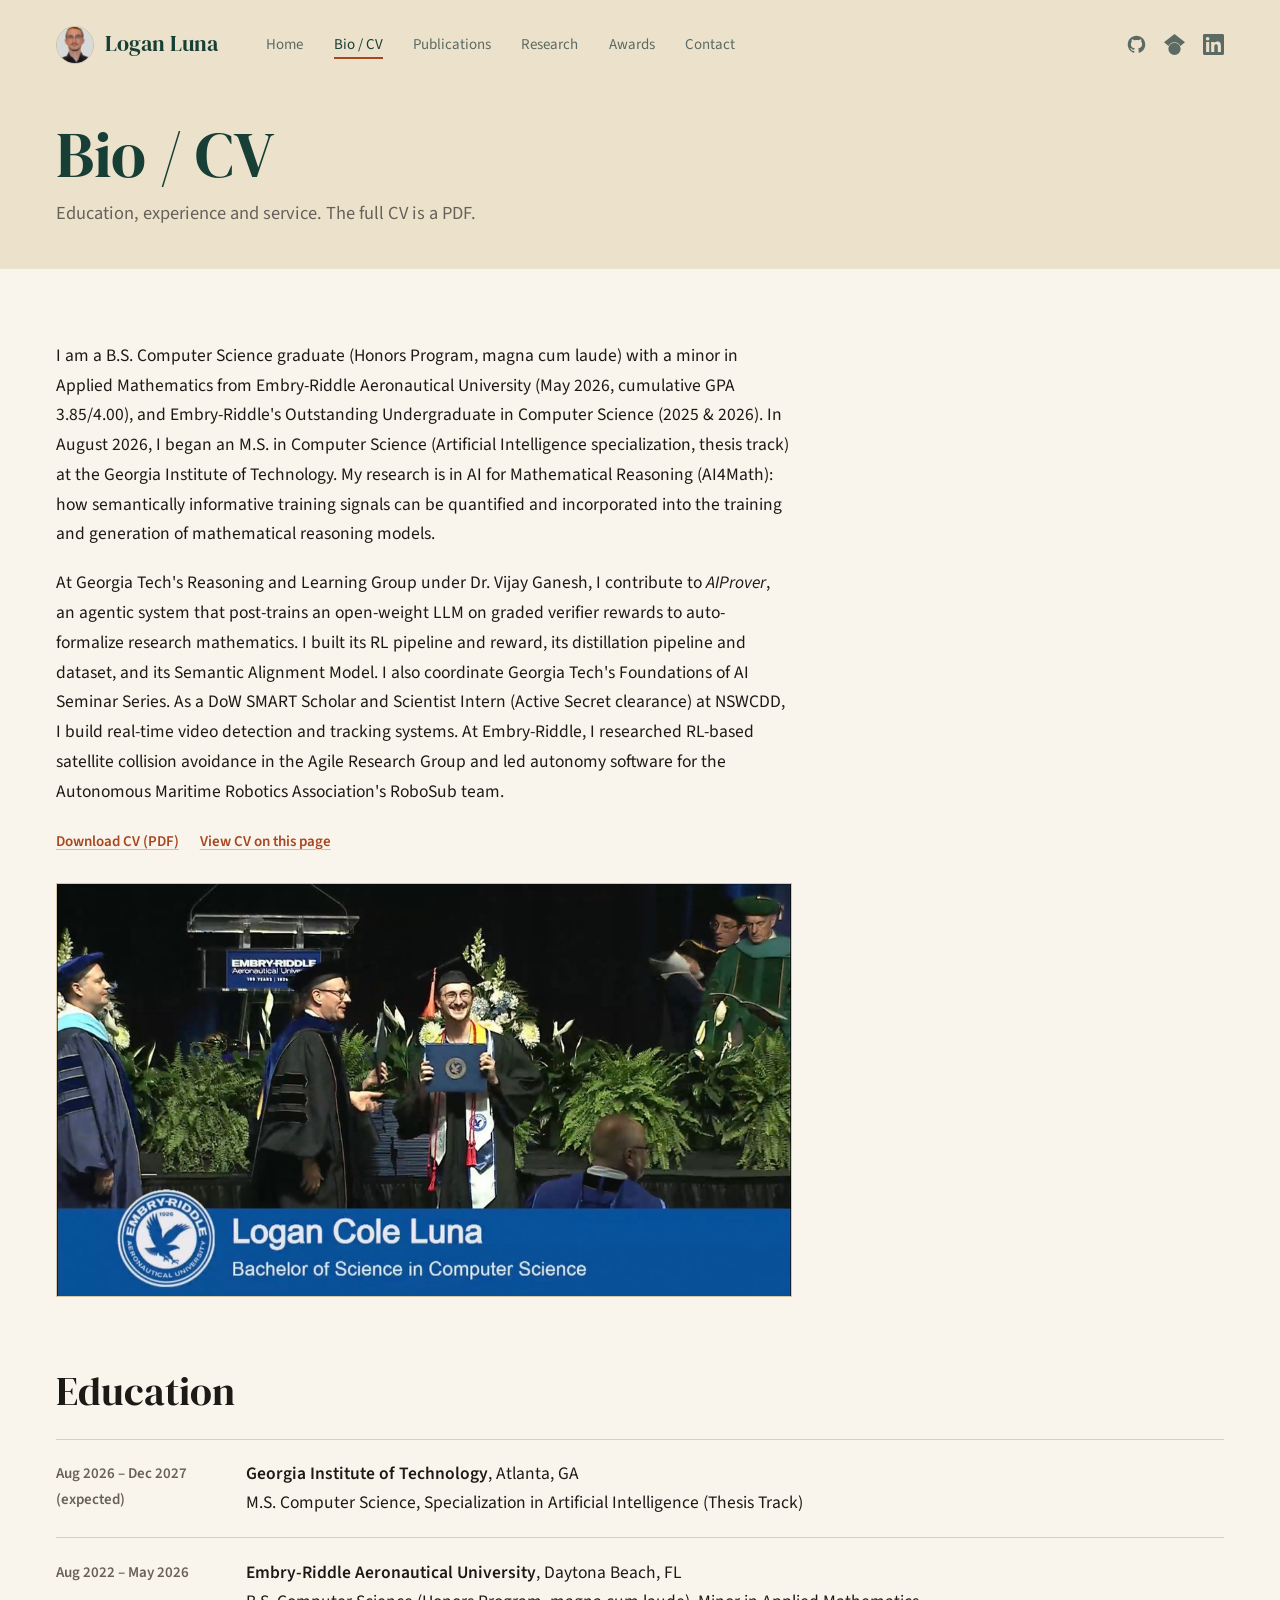
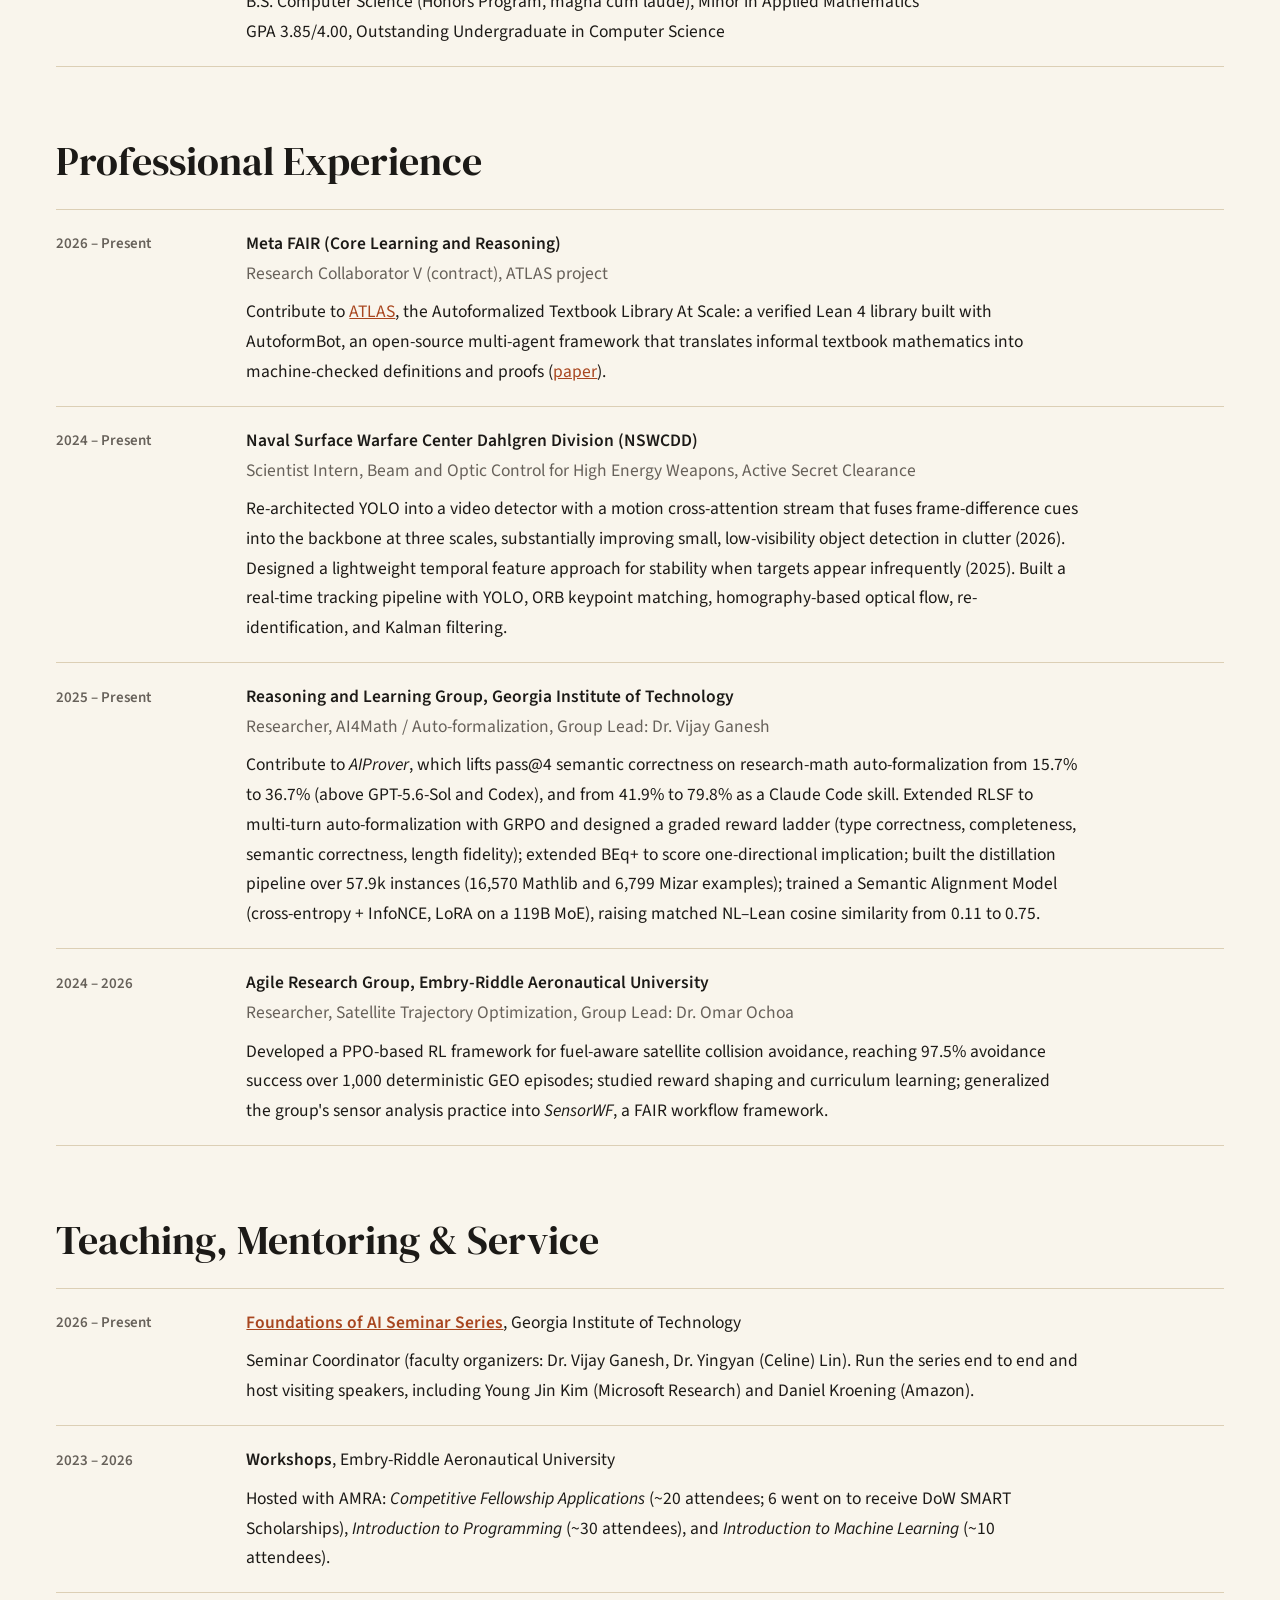
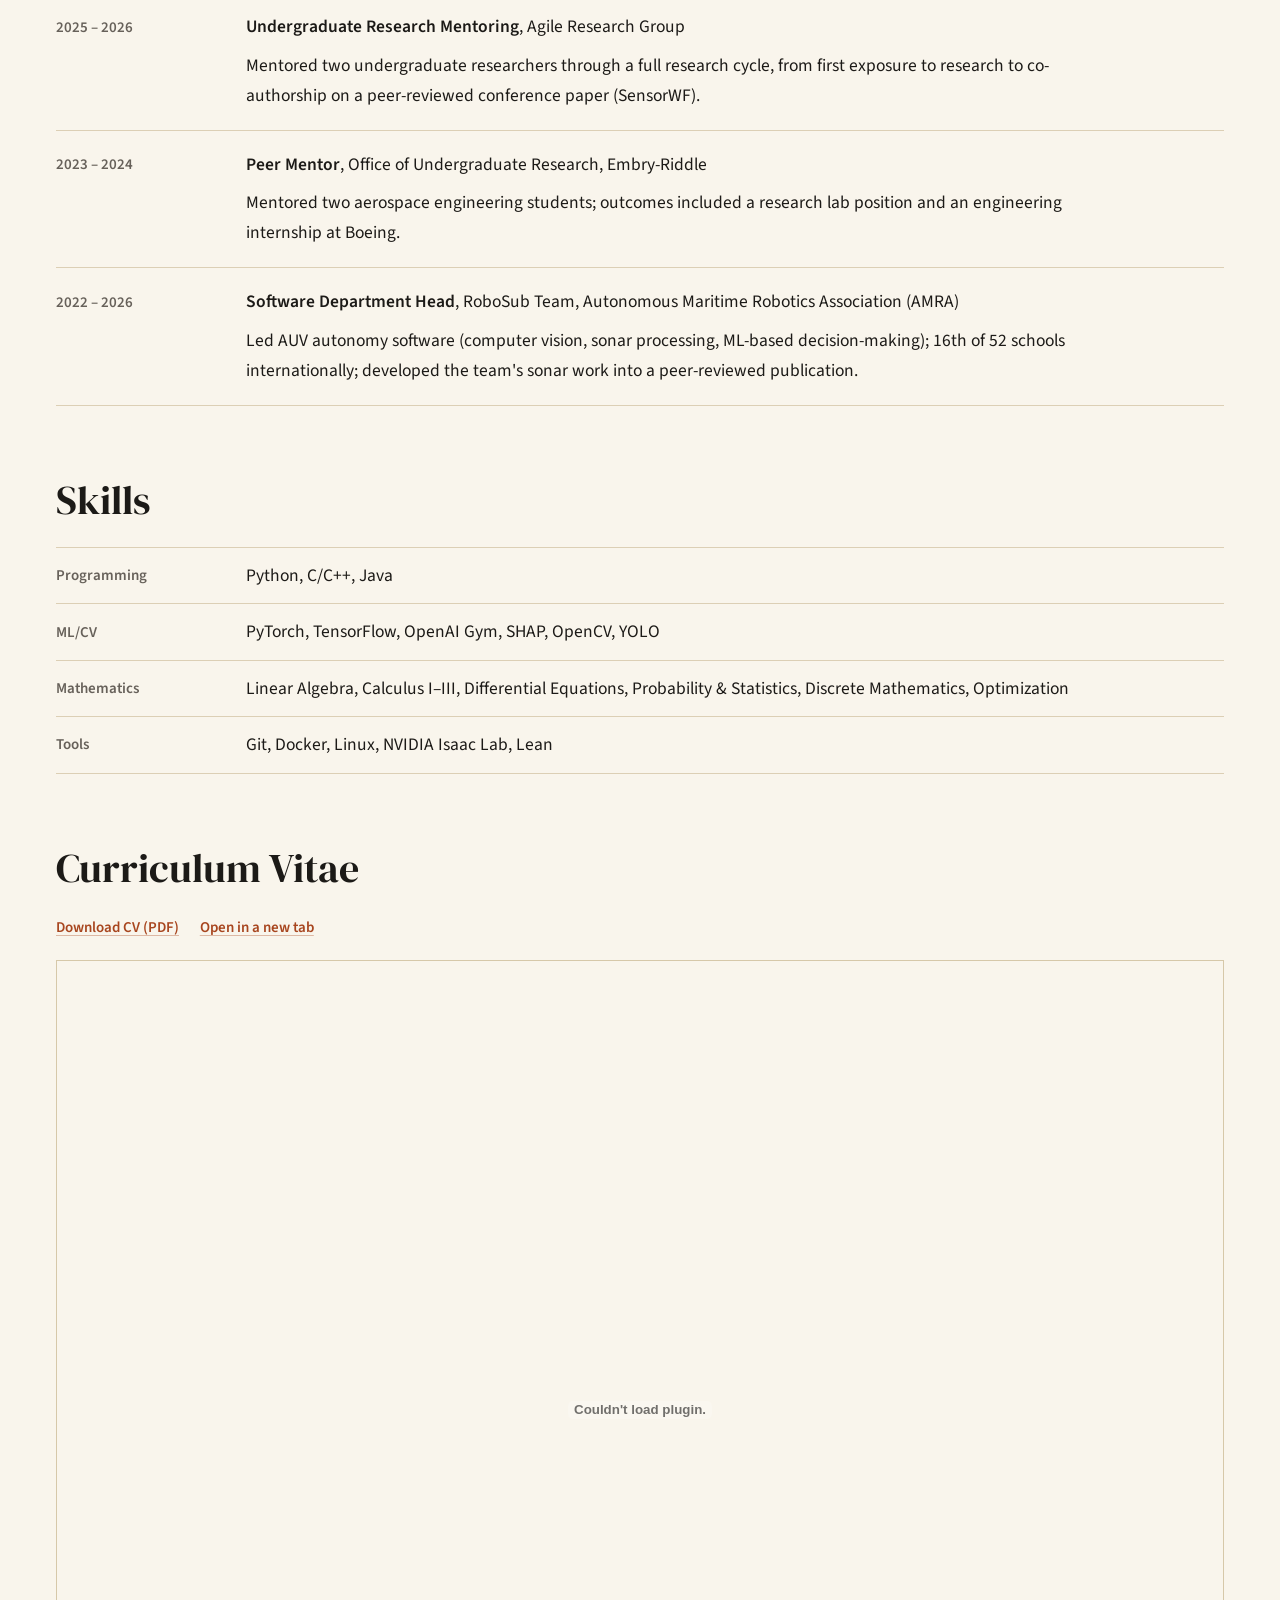
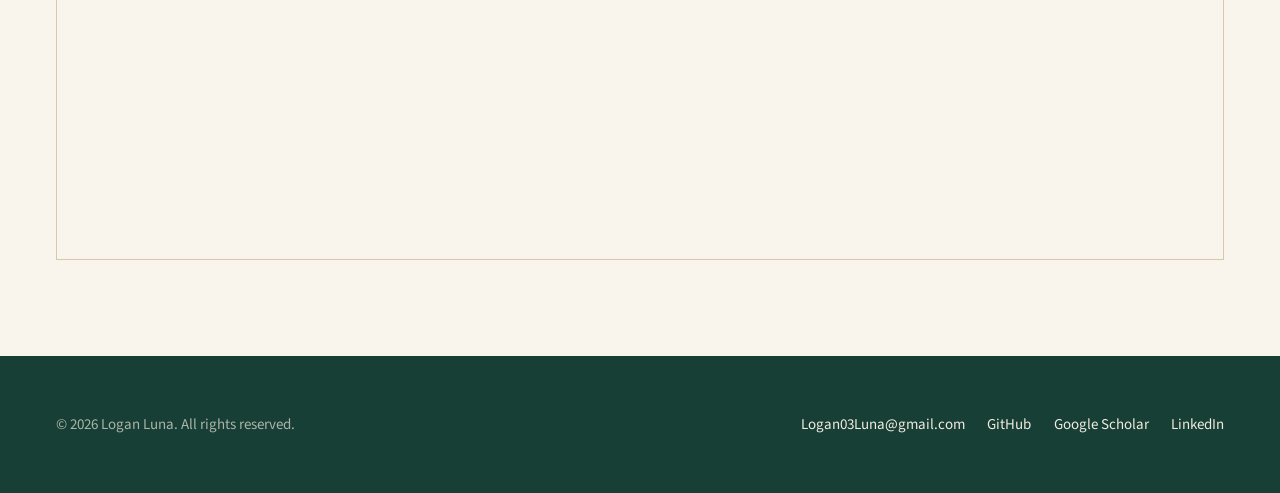
<file: bio.html>
<!DOCTYPE html>
<html lang="en">
<head>
  <meta charset="UTF-8">
  <title>Logan Luna – Bio / CV</title>
  <meta name="viewport" content="width=device-width, initial-scale=1">
  <link rel="icon" href="pictures/favicon.svg" type="image/svg+xml">
  <link rel="icon" href="pictures/favicon-32.png" type="image/png" sizes="32x32">
  <link rel="apple-touch-icon" href="pictures/apple-touch-icon.png">
  <!-- Google tag (gtag.js) -->
  <script async src="https://www.googletagmanager.com/gtag/js?id=G-R2EEYCKBCG"></script>
  <script>
    window.dataLayer = window.dataLayer || [];
    function gtag(){dataLayer.push(arguments);}
    gtag('js', new Date());

    gtag('config', 'G-R2EEYCKBCG');
  </script>
  <link rel="preconnect" href="https://fonts.googleapis.com">
  <link rel="preconnect" href="https://fonts.gstatic.com" crossorigin>
  <link href="https://fonts.googleapis.com/css2?family=DM+Serif+Display:ital@0;1&family=Source+Sans+3:ital,wght@0,300;0,400;0,600;0,700;1,400&display=swap" rel="stylesheet">
  <link rel="stylesheet" href="style.css?v=20261120p">
  <style>
    .page .row > section.bio-intro { max-width: 46rem; }
    .bio-text p:last-of-type { margin-bottom: 1.4rem; }
    .bio-grad { display: block; width: 100%; height: auto; aspect-ratio: 16 / 9; object-fit: cover; border: 1px solid var(--rule); margin: 1.8rem 0 0; }
    .bio-links { margin-top: 0; }
    .bio-role { color: var(--soft); }
    .rail-body p { margin: .55rem 0 0; }
    .bio-skills > li { padding: .8rem 0 !important; }
    .page section > .bio-links + .pdf-container { margin-top: 1.2rem; }
    @media (max-width: 1000px) {
    }
  </style>
</head>
<body>

<div class="top">
  <header class="row top-bar">
    <a class="brand" href="index.html"><img src="pictures/HeadShot_Cropped.png" alt="">Logan Luna</a>
    <nav class="menu" aria-label="Site">
      <a href="index.html">Home</a>
      <a href="bio.html" class="on" aria-current="page">Bio / CV</a>
      <a href="publications.html">Publications</a>
      <a href="research.html">Research</a>
      <a href="awards.html">Awards</a>
      <a href="contact.html">Contact</a>
      <span class="social">
        <a href="https://github.com/Logan-Cole-Luna" aria-label="GitHub"><svg viewBox="0 0 24 24"><path d="M12 2C6.477 2 2 6.484 2 12.017c0 4.425 2.865 8.18 6.839 9.504.5.092.682-.217.682-.483 0-.237-.008-.868-.013-1.703-2.782.605-3.369-1.343-3.369-1.343-.454-1.158-1.11-1.466-1.11-1.466-.908-.62.069-.608.069-.608 1.003.07 1.531 1.032 1.531 1.032.892 1.53 2.341 1.088 2.91.832.092-.647.35-1.088.636-1.338-2.22-.253-4.555-1.113-4.555-4.951 0-1.093.39-1.988 1.029-2.688-.103-.253-.446-1.272.098-2.65 0 0 .84-.27 2.75 1.026A9.564 9.564 0 0 1 12 6.844c.85.004 1.705.115 2.504.337 1.909-1.296 2.747-1.027 2.747-1.027.546 1.379.202 2.398.1 2.651.64.7 1.028 1.595 1.028 2.688 0 3.848-2.339 4.695-4.566 4.943.359.309.678.92.678 1.855 0 1.338-.012 2.419-.012 2.747 0 .268.18.58.688.482C19.138 20.192 22 16.439 22 12.017 22 6.484 17.523 2 12 2z"/></svg></a>
        <a href="https://scholar.google.com/citations?user=cwfqLqYAAAAJ&hl=en&oi=ao" aria-label="Google Scholar"><svg viewBox="0 0 24 24"><path d="M5.242 13.769L0 9.5 12 0l12 9.5-5.242 4.269C17.548 11.249 14.978 9.5 12 9.5c-2.977 0-5.548 1.748-6.758 4.269zM12 10a7 7 0 1 0 0 14 7 7 0 0 0 0-14z"/></svg></a>
        <a href="https://www.linkedin.com/in/logan-luna" aria-label="LinkedIn"><svg viewBox="0 0 24 24"><path d="M20.447 20.452h-3.554v-5.569c0-1.328-.027-3.037-1.852-3.037-1.853 0-2.136 1.445-2.136 2.939v5.667H9.351V9h3.414v1.561h.046c.477-.9 1.637-1.85 3.37-1.85 3.601 0 4.267 2.37 4.267 5.455v6.286zM5.337 7.433a2.062 2.062 0 0 1-2.063-2.065 2.064 2.064 0 1 1 2.063 2.065zm1.782 13.019H3.555V9h3.564v11.452zM22.225 0H1.771C.792 0 0 .774 0 1.729v20.542C0 23.227.792 24 1.771 24h20.451C23.2 24 24 23.227 24 22.271V1.729C24 .774 23.2 0 22.222 0h.003z"/></svg></a>
      </span>
    </nav>
  </header>
  <section class="row page-hero">
    <h1>Bio / CV</h1>
    <p class="page-intro">Education, experience and service. The full CV is a PDF.</p>
  </section>
</div>

<main class="page">
<div class="row">

  <section class="bio-intro">
    <div class="bio-text">
      <p>
        I am a B.S. Computer Science graduate (Honors Program, magna cum laude) with a
        minor in Applied Mathematics from Embry-Riddle Aeronautical University (May 2026,
        cumulative GPA 3.85/4.00), and Embry-Riddle's Outstanding Undergraduate in Computer
        Science (2025 &amp; 2026). In August 2026, I began an M.S. in Computer
        Science (Artificial Intelligence specialization, thesis track) at the Georgia
        Institute of Technology. My research is in AI for Mathematical Reasoning (AI4Math):
        how semantically informative training signals can be quantified and incorporated
        into the training and generation of mathematical reasoning models.
      </p>
      <p>
        At Georgia Tech's Reasoning and Learning Group under Dr. Vijay Ganesh, I contribute
        to <em>AIProver</em>, an agentic system that post-trains an open-weight LLM on graded
        verifier rewards to auto-formalize research mathematics. I built its RL pipeline and
        reward, its distillation pipeline and dataset, and its Semantic Alignment Model. I
        also coordinate Georgia Tech's Foundations of AI Seminar Series. As a DoW SMART
        Scholar and Scientist Intern (Active Secret clearance) at NSWCDD, I build real-time
        video detection and tracking systems. At Embry-Riddle, I researched RL-based satellite
        collision avoidance in the Agile Research Group and led autonomy software for the
        Autonomous Maritime Robotics Association's RoboSub team.
      </p>
      <div class="links bio-links">
        <a href="LoganLunaCV.pdf" download>Download CV (PDF)</a>
        <a href="#cv">View CV on this page</a>
      </div>
    </div>
    <img src="pictures/Graduation.jpeg" alt="Logan Luna receiving his B.S. diploma at Embry-Riddle Aeronautical University commencement" class="bio-grad">
  </section>

  <section>
    <h2>Education</h2>
    <ul class="rail">
      <li>
        <span class="rail-key">Aug 2026 – Dec 2027 (expected)</span>
        <div class="rail-body">
          <span class="item-title">Georgia Institute of Technology</span>, Atlanta, GA<br>
          M.S. Computer Science, Specialization in Artificial Intelligence (Thesis Track)
        </div>
      </li>
      <li>
        <span class="rail-key">Aug 2022 – May 2026</span>
        <div class="rail-body">
          <span class="item-title">Embry-Riddle Aeronautical University</span>, Daytona Beach, FL<br>
          B.S. Computer Science (Honors Program, magna cum laude), Minor in Applied Mathematics<br>
          GPA 3.85/4.00, Outstanding Undergraduate in Computer Science
        </div>
      </li>
    </ul>
  </section>

  <section>
    <h2>Professional Experience</h2>
    <ul class="rail">
      <li>
        <span class="rail-key">2026 – Present</span>
        <div class="rail-body">
          <span class="item-title">Meta FAIR (Core Learning and Reasoning)</span><br>
          <span class="bio-role">Research Collaborator V (contract), ATLAS project</span>
          <p>Contribute to <a href="https://github.com/facebookresearch/atlas-lean">ATLAS</a>, the Autoformalized Textbook Library At Scale: a verified Lean 4 library built with AutoformBot, an open-source multi-agent framework that translates informal textbook mathematics into machine-checked definitions and proofs (<a href="https://arxiv.org/abs/2605.29955">paper</a>).</p>
        </div>
      </li>
      <li>
        <span class="rail-key">2024 – Present</span>
        <div class="rail-body">
          <span class="item-title">Naval Surface Warfare Center Dahlgren Division (NSWCDD)</span><br>
          <span class="bio-role">Scientist Intern, Beam and Optic Control for High Energy Weapons, Active Secret Clearance</span>
          <p>
            Re-architected YOLO into a video detector with a motion cross-attention stream that fuses
            frame-difference cues into the backbone at three scales, substantially improving small,
            low-visibility object detection in clutter (2026). Designed a lightweight temporal feature
            approach for stability when targets appear infrequently (2025). Built a real-time tracking
            pipeline with YOLO, ORB keypoint matching, homography-based optical flow,
            re-identification, and Kalman filtering.
          </p>
        </div>
      </li>
      <li>
        <span class="rail-key">2025 – Present</span>
        <div class="rail-body">
          <span class="item-title">Reasoning and Learning Group, Georgia Institute of Technology</span><br>
          <span class="bio-role">Researcher, AI4Math / Auto-formalization, Group Lead: Dr. Vijay Ganesh</span>
          <p>
            Contribute to <em>AIProver</em>, which lifts pass@4 semantic correctness on research-math
            auto-formalization from 15.7% to 36.7% (above GPT-5.6-Sol and Codex), and from 41.9% to
            79.8% as a Claude Code skill. Extended RLSF to multi-turn auto-formalization with GRPO and
            designed a graded reward ladder (type correctness, completeness, semantic correctness,
            length fidelity); extended BEq+ to score one-directional implication; built the
            distillation pipeline over 57.9k instances (16,570 Mathlib and 6,799 Mizar examples);
            trained a Semantic Alignment Model (cross-entropy + InfoNCE, LoRA on a 119B MoE),
            raising matched NL–Lean cosine similarity from 0.11 to 0.75.
          </p>
        </div>
      </li>
      <li>
        <span class="rail-key">2024 – 2026</span>
        <div class="rail-body">
          <span class="item-title">Agile Research Group, Embry-Riddle Aeronautical University</span><br>
          <span class="bio-role">Researcher, Satellite Trajectory Optimization, Group Lead: Dr. Omar Ochoa</span>
          <p>
            Developed a PPO-based RL framework for fuel-aware satellite collision avoidance, reaching
            97.5% avoidance success over 1,000 deterministic GEO episodes; studied reward shaping and
            curriculum learning; generalized the group's sensor analysis practice into
            <em>SensorWF</em>, a FAIR workflow framework.
          </p>
        </div>
      </li>
    </ul>
  </section>

  <section>
    <h2>Teaching, Mentoring &amp; Service</h2>
    <ul class="rail">
      <li>
        <span class="rail-key">2026 – Present</span>
        <div class="rail-body">
          <span class="item-title"><a href="https://foundationsofai.github.io/" target="_blank" rel="noopener">Foundations of AI Seminar Series</a></span>,
          Georgia Institute of Technology
          <p>
            Seminar Coordinator (faculty organizers: Dr. Vijay Ganesh, Dr. Yingyan (Celine) Lin). Run
            the series end to end and host visiting speakers, including Young Jin Kim (Microsoft
            Research) and Daniel Kroening (Amazon).
          </p>
        </div>
      </li>
      <li>
        <span class="rail-key">2023 – 2026</span>
        <div class="rail-body">
          <span class="item-title">Workshops</span>, Embry-Riddle Aeronautical University
          <p>
            Hosted with AMRA: <em>Competitive Fellowship Applications</em> (~20 attendees; 6 went on to
            receive DoW SMART Scholarships), <em>Introduction to Programming</em> (~30 attendees), and
            <em>Introduction to Machine Learning</em> (~10 attendees).
          </p>
        </div>
      </li>
      <li>
        <span class="rail-key">2025 – 2026</span>
        <div class="rail-body">
          <span class="item-title">Undergraduate Research Mentoring</span>, Agile Research Group
          <p>
            Mentored two undergraduate researchers through a full research cycle, from first exposure
            to research to co-authorship on a peer-reviewed conference paper (SensorWF).
          </p>
        </div>
      </li>
      <li>
        <span class="rail-key">2023 – 2024</span>
        <div class="rail-body">
          <span class="item-title">Peer Mentor</span>, Office of Undergraduate Research, Embry-Riddle
          <p>
            Mentored two aerospace engineering students; outcomes included a research lab position and
            an engineering internship at Boeing.
          </p>
        </div>
      </li>
      <li>
        <span class="rail-key">2022 – 2026</span>
        <div class="rail-body">
          <span class="item-title">Software Department Head</span>,
          RoboSub Team, Autonomous Maritime Robotics Association (AMRA)
          <p>
            Led AUV autonomy software (computer vision, sonar processing, ML-based decision-making);
            16th of 52 schools internationally; developed the team's sonar work into a peer-reviewed
            publication.
          </p>
        </div>
      </li>
    </ul>
  </section>

  <section>
    <h2>Skills</h2>
    <ul class="rail bio-skills">
      <li><span class="rail-key">Programming</span><div class="rail-body">Python, C/C++, Java</div></li>
      <li><span class="rail-key">ML/CV</span><div class="rail-body">PyTorch, TensorFlow, OpenAI Gym, SHAP, OpenCV, YOLO</div></li>
      <li><span class="rail-key">Mathematics</span><div class="rail-body">Linear Algebra, Calculus I–III, Differential Equations, Probability &amp; Statistics, Discrete Mathematics, Optimization</div></li>
      <li><span class="rail-key">Tools</span><div class="rail-body">Git, Docker, Linux, NVIDIA Isaac Lab, Lean</div></li>
    </ul>
  </section>

  <section id="cv">
    <h2>Curriculum Vitae</h2>
    <div class="links bio-links">
      <a href="LoganLunaCV.pdf" download>Download CV (PDF)</a>
      <a href="LoganLunaCV.pdf" target="_blank" rel="noopener">Open in a new tab</a>
    </div>
    <div class="pdf-container">
      <embed src="LoganLunaCV.pdf" type="application/pdf">
    </div>
  </section>

</div>
</main>

<footer>
  <div class="row foot">
    <span>&copy; <span id="year">2026</span> Logan Luna. All rights reserved.</span>
    <span class="foot-links">
      <a href="mailto:Logan03Luna@gmail.com">Logan03Luna@gmail.com</a>
      <a href="https://github.com/Logan-Cole-Luna">GitHub</a>
      <a href="https://scholar.google.com/citations?user=cwfqLqYAAAAJ&hl=en&oi=ao">Google Scholar</a>
      <a href="https://www.linkedin.com/in/logan-luna">LinkedIn</a>
    </span>
  </div>
</footer>

<script>
  document.getElementById("year").textContent = new Date().getFullYear();
</script>
</body>
</html>
</file>
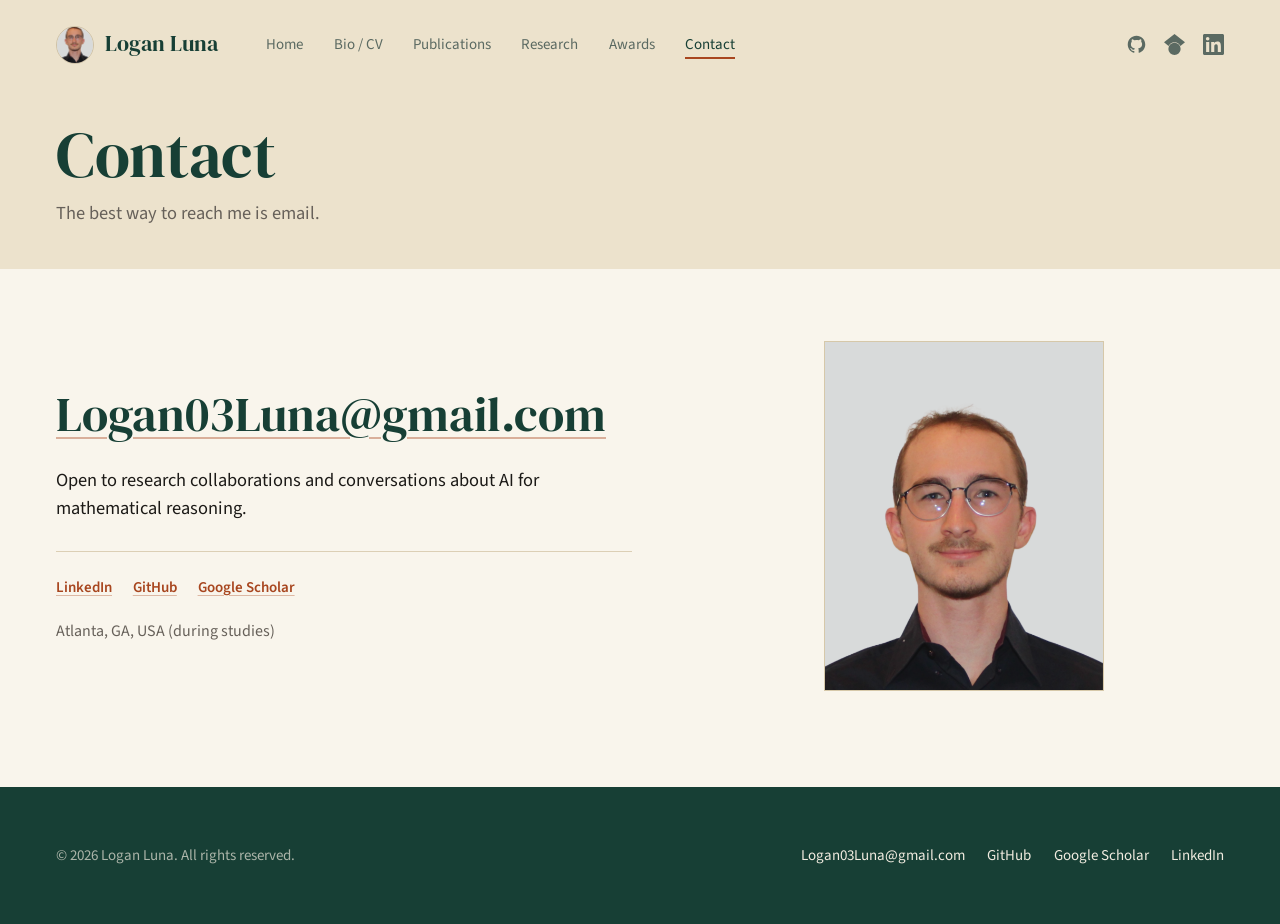
<file: contact.html>
<!DOCTYPE html>
<html lang="en">
<head>
  <meta charset="UTF-8">
  <title>Logan Luna – Contact</title>
  <meta name="viewport" content="width=device-width, initial-scale=1">
  <link rel="icon" href="pictures/favicon.svg" type="image/svg+xml">
  <link rel="icon" href="pictures/favicon-32.png" type="image/png" sizes="32x32">
  <link rel="apple-touch-icon" href="pictures/apple-touch-icon.png">
  <!-- Google tag (gtag.js) -->
  <script async src="https://www.googletagmanager.com/gtag/js?id=G-R2EEYCKBCG"></script>
  <script>
    window.dataLayer = window.dataLayer || [];
    function gtag(){dataLayer.push(arguments);}
    gtag('js', new Date());

    gtag('config', 'G-R2EEYCKBCG');
  </script>
  <link rel="preconnect" href="https://fonts.googleapis.com">
  <link rel="preconnect" href="https://fonts.gstatic.com" crossorigin>
  <link href="https://fonts.googleapis.com/css2?family=DM+Serif+Display:ital@0;1&family=Source+Sans+3:ital,wght@0,300;0,400;0,600;0,700;1,400&display=swap" rel="stylesheet">
  <link rel="stylesheet" href="style.css?v=20261120p">
  <style>
    .ct-wrap { display: grid; grid-template-columns: minmax(0, 42rem) 280px; justify-content: start; gap: 3rem 6rem; align-items: center; }
    .ct-email { display: inline-block; font-family: var(--serif); font-weight: 400; font-size: clamp(1.7rem, 4.2vw, 3rem); line-height: 1.15; color: var(--deep); text-decoration: underline; text-decoration-color: rgba(168, 70, 31, .4); text-decoration-thickness: 2px; text-underline-offset: 6px; overflow-wrap: anywhere; }
    .ct-email:hover { color: var(--rust); text-decoration-color: currentColor; }
    .page .ct-open { margin: 1.6rem 0 0; max-width: 36rem; font-size: 1.15rem; line-height: 1.5; color: var(--ink); }
    .ct-block .links { margin-top: 1.8rem; padding-top: 1.4rem; border-top: 1px solid var(--rule-soft); max-width: 36rem; }
    .page .ct-where { margin: 1.1rem 0 0; font-size: 16px; color: var(--soft); }
    .ct-photo { margin: 0; }
    .ct-photo img { display: block; width: 100%; aspect-ratio: 4 / 5; object-fit: cover; object-position: center 15%; border: 1px solid var(--rule); }
    @media (max-width: 800px) {
      .ct-wrap { grid-template-columns: 1fr; }
      .ct-photo { max-width: 200px; }
    }
  </style>
</head>
<body>
<div class="top">
  <header class="row top-bar">
    <a class="brand" href="index.html"><img src="pictures/HeadShot_Cropped.png" alt="">Logan Luna</a>
    <nav class="menu" aria-label="Site">
      <a href="index.html">Home</a>
      <a href="bio.html">Bio / CV</a>
      <a href="publications.html">Publications</a>
      <a href="research.html">Research</a>
      <a href="awards.html">Awards</a>
      <a href="contact.html" class="on" aria-current="page">Contact</a>
      <span class="social">
        <a href="https://github.com/Logan-Cole-Luna" aria-label="GitHub"><svg viewBox="0 0 24 24"><path d="M12 2C6.477 2 2 6.484 2 12.017c0 4.425 2.865 8.18 6.839 9.504.5.092.682-.217.682-.483 0-.237-.008-.868-.013-1.703-2.782.605-3.369-1.343-3.369-1.343-.454-1.158-1.11-1.466-1.11-1.466-.908-.62.069-.608.069-.608 1.003.07 1.531 1.032 1.531 1.032.892 1.53 2.341 1.088 2.91.832.092-.647.35-1.088.636-1.338-2.22-.253-4.555-1.113-4.555-4.951 0-1.093.39-1.988 1.029-2.688-.103-.253-.446-1.272.098-2.65 0 0 .84-.27 2.75 1.026A9.564 9.564 0 0 1 12 6.844c.85.004 1.705.115 2.504.337 1.909-1.296 2.747-1.027 2.747-1.027.546 1.379.202 2.398.1 2.651.64.7 1.028 1.595 1.028 2.688 0 3.848-2.339 4.695-4.566 4.943.359.309.678.92.678 1.855 0 1.338-.012 2.419-.012 2.747 0 .268.18.58.688.482C19.138 20.192 22 16.439 22 12.017 22 6.484 17.523 2 12 2z"/></svg></a>
        <a href="https://scholar.google.com/citations?user=cwfqLqYAAAAJ&hl=en&oi=ao" aria-label="Google Scholar"><svg viewBox="0 0 24 24"><path d="M5.242 13.769L0 9.5 12 0l12 9.5-5.242 4.269C17.548 11.249 14.978 9.5 12 9.5c-2.977 0-5.548 1.748-6.758 4.269zM12 10a7 7 0 1 0 0 14 7 7 0 0 0 0-14z"/></svg></a>
        <a href="https://www.linkedin.com/in/logan-luna" aria-label="LinkedIn"><svg viewBox="0 0 24 24"><path d="M20.447 20.452h-3.554v-5.569c0-1.328-.027-3.037-1.852-3.037-1.853 0-2.136 1.445-2.136 2.939v5.667H9.351V9h3.414v1.561h.046c.477-.9 1.637-1.85 3.37-1.85 3.601 0 4.267 2.37 4.267 5.455v6.286zM5.337 7.433a2.062 2.062 0 0 1-2.063-2.065 2.064 2.064 0 1 1 2.063 2.065zm1.782 13.019H3.555V9h3.564v11.452zM22.225 0H1.771C.792 0 0 .774 0 1.729v20.542C0 23.227.792 24 1.771 24h20.451C23.2 24 24 23.227 24 22.271V1.729C24 .774 23.2 0 22.222 0h.003z"/></svg></a>
      </span>
    </nav>
  </header>
  <section class="row page-hero">
    <h1>Contact</h1>
    <p class="page-intro">The best way to reach me is email.</p>
  </section>
</div>

<main class="page">
<div class="row">

  <section class="ct-wrap">
    <div class="ct-block">
      <a class="ct-email" href="mailto:Logan03Luna@gmail.com">Logan03Luna@gmail.com</a>
      <p class="ct-open">Open to research collaborations and conversations about AI for mathematical reasoning.</p>
      <div class="links">
        <a href="https://www.linkedin.com/in/logan-luna">LinkedIn</a>
        <a href="https://github.com/Logan-Cole-Luna">GitHub</a>
        <a href="https://scholar.google.com/citations?user=cwfqLqYAAAAJ&hl=en&oi=ao">Google Scholar</a>
      </div>
      <p class="ct-where">Atlanta, GA, USA (during studies)</p>
    </div>
    <figure class="ct-photo">
      <img src="pictures/HeadShot.png" alt="Logan Luna">
    </figure>
  </section>
</div>
</main>

<footer>
  <div class="row foot">
    <span>&copy; <span id="year">2026</span> Logan Luna. All rights reserved.</span>
    <span class="foot-links">
      <a href="mailto:Logan03Luna@gmail.com">Logan03Luna@gmail.com</a>
      <a href="https://github.com/Logan-Cole-Luna">GitHub</a>
      <a href="https://scholar.google.com/citations?user=cwfqLqYAAAAJ&hl=en&oi=ao">Google Scholar</a>
      <a href="https://www.linkedin.com/in/logan-luna">LinkedIn</a>
    </span>
  </div>
</footer>

<script>
  document.getElementById("year").textContent = new Date().getFullYear();
</script>
</body>
</html>
</file>
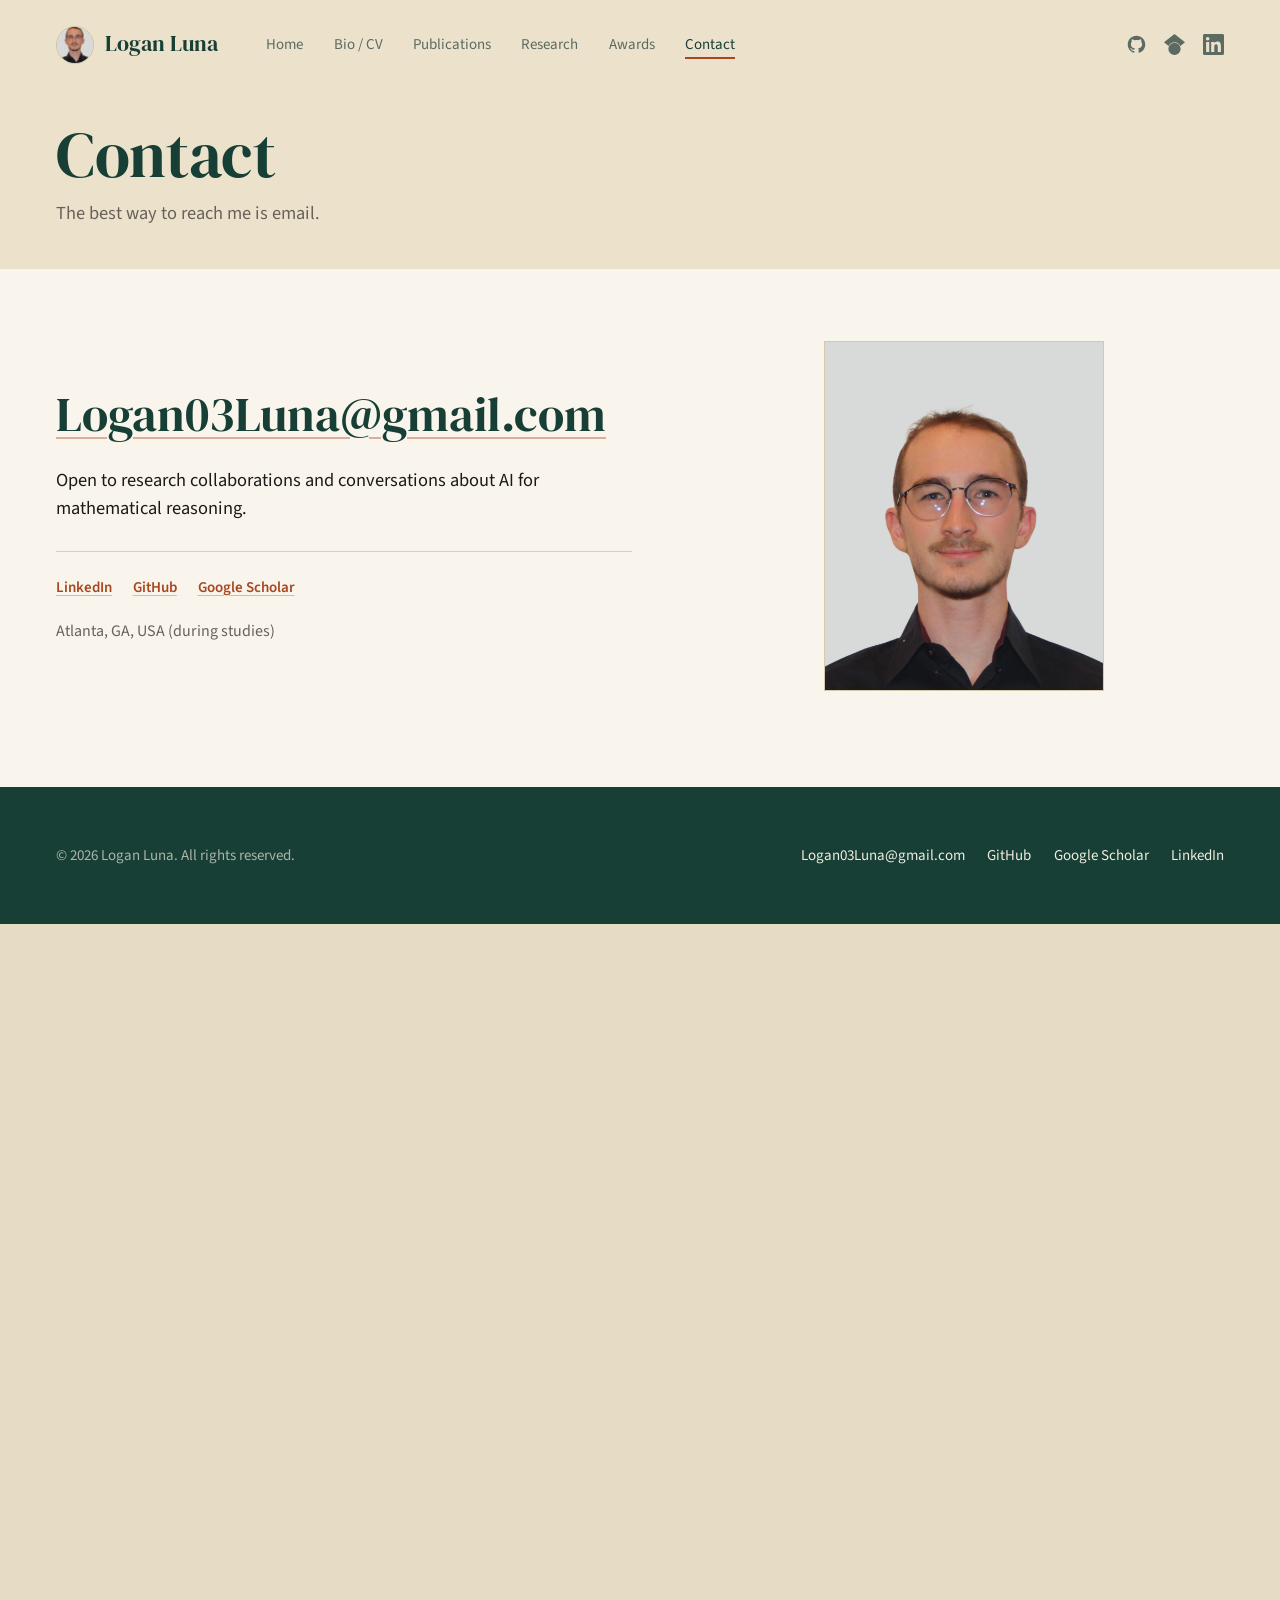
<file: links.html>
<!doctype html>
<html lang="en">
<head>
  <meta charset="utf-8">
  <title>Logan Luna – Links</title>
  <meta http-equiv="refresh" content="0; url=contact.html">
  <link rel="canonical" href="contact.html">
  <meta name="robots" content="noindex">
</head>
<body><p>This page has moved to <a href="contact.html">contact.html</a>.</p></body>
</html>
</file>
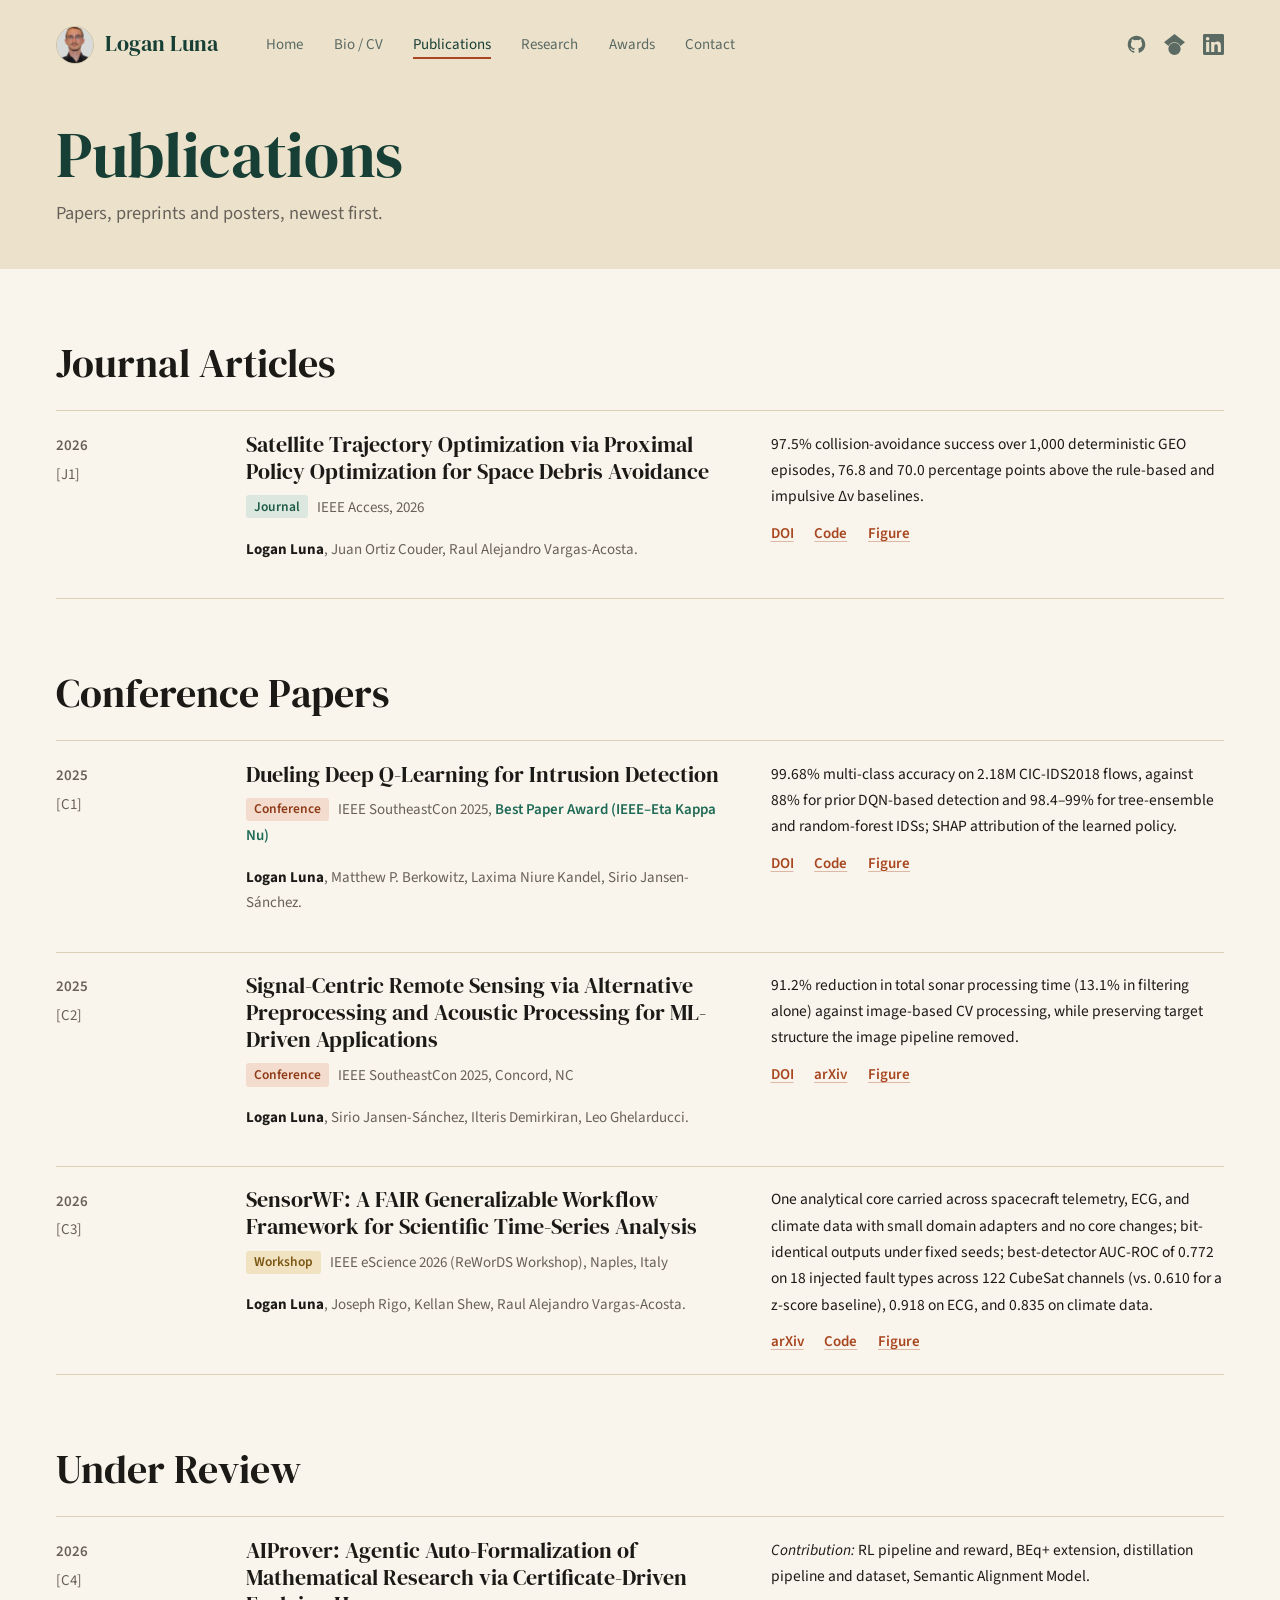
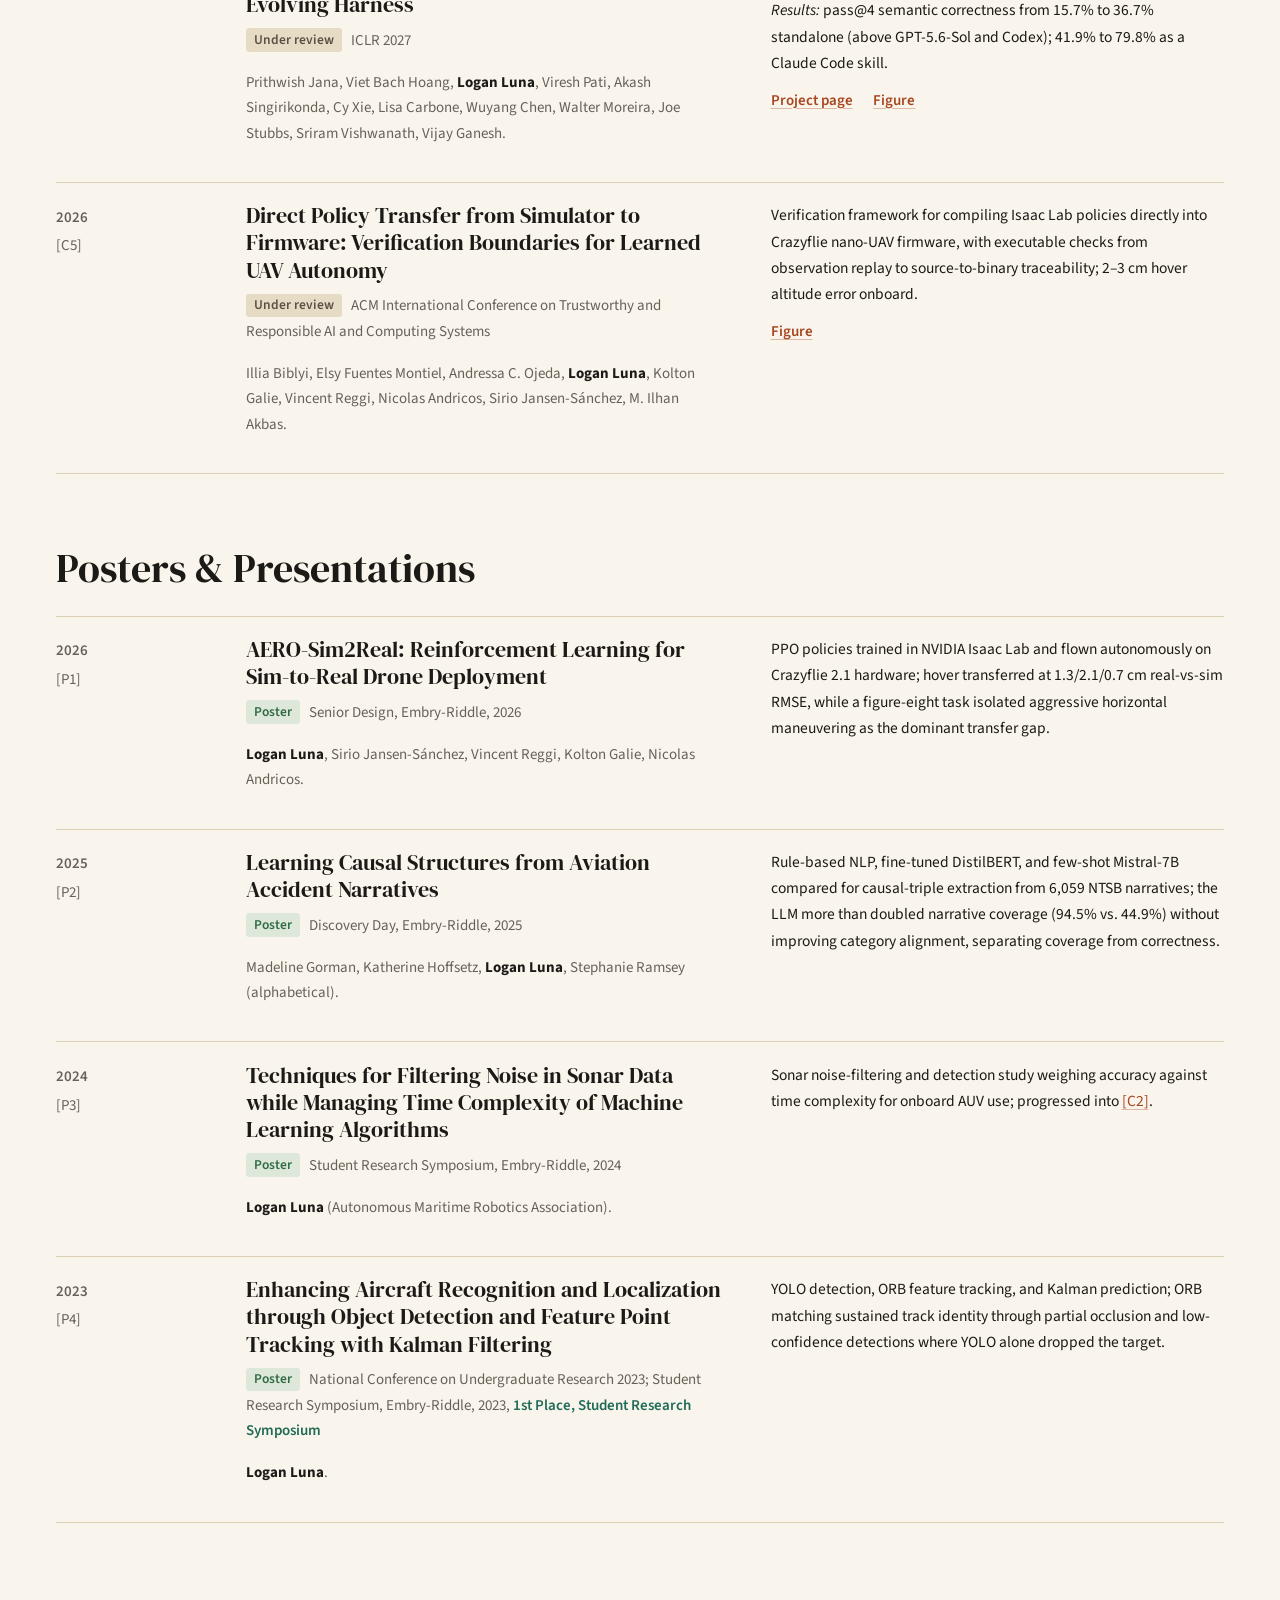
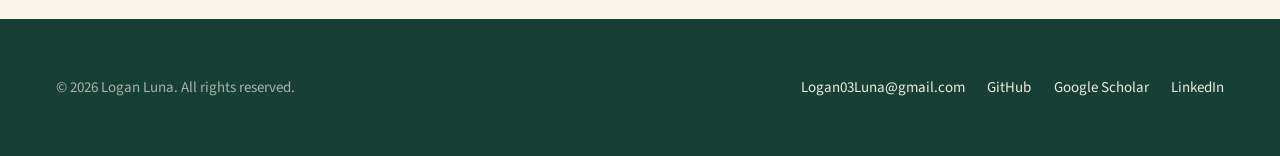
<file: publications.html>
<!DOCTYPE html>
<html lang="en">
<head>
  <meta charset="UTF-8">
  <title>Logan Luna – Publications</title>
  <meta name="viewport" content="width=device-width, initial-scale=1">
  <link rel="icon" href="pictures/favicon.svg" type="image/svg+xml">
  <link rel="icon" href="pictures/favicon-32.png" type="image/png" sizes="32x32">
  <link rel="apple-touch-icon" href="pictures/apple-touch-icon.png">
  <!-- Google tag (gtag.js) -->
  <script async src="https://www.googletagmanager.com/gtag/js?id=G-R2EEYCKBCG"></script>
  <script>
    window.dataLayer = window.dataLayer || [];
    function gtag(){dataLayer.push(arguments);}
    gtag('js', new Date());

    gtag('config', 'G-R2EEYCKBCG');
  </script>
  <link rel="preconnect" href="https://fonts.googleapis.com">
  <link rel="preconnect" href="https://fonts.gstatic.com" crossorigin>
  <link href="https://fonts.googleapis.com/css2?family=DM+Serif+Display:ital@0;1&family=Source+Sans+3:ital,wght@0,300;0,400;0,600;0,700;1,400&display=swap" rel="stylesheet">
  <link rel="stylesheet" href="style.css?v=20261120p">
  <style>
    .pub-sec h2 { margin-bottom: 1.2rem; }
    .pub-list > li { scroll-margin-top: 1.5rem; }
    .pub-list .rail-key { display: flex; flex-direction: column; gap: .2rem; }
    .pub-num { font-weight: 400; color: var(--soft); }
    .pub-list .rail-body { max-width: none; display: grid; grid-template-columns: minmax(0, 1.05fr) minmax(0, 1fr); gap: .2rem 3rem; }
    .pub-head { min-width: 0; }
    .pub-list .pub-title { font-family: var(--serif); font-weight: 400; font-size: 1.36rem; line-height: 1.25; color: var(--ink); margin: 0 0 .6rem; }
    .pub-venue { font-size: 15px; color: var(--soft); margin: 0 0 .45rem; }
    .pub-venue .award { color: var(--green); font-weight: 600; }
    .pub-authors { font-size: 15px; color: var(--soft); margin: 0; }
    .pub-authors strong { color: var(--ink); }
    .pub-res { min-width: 0; }
    .pub-res p { font-size: 15.5px; margin: 0 0 .5rem; }
    .pub-res .links { margin-top: .7rem; }
    .pub-list a.pub-ref { color: var(--rust); text-decoration: underline; text-decoration-color: rgba(168, 70, 31, .35); text-underline-offset: 3px; }
    .vk-poster { background: #dde7da; color: #2f6b45; }
    @media (max-width: 1000px) {
      .pub-list .rail-body { grid-template-columns: 1fr; }
      .pub-res { margin-top: .5rem; }
    }
    @media (max-width: 700px) {
      .pub-list .rail-key { flex-direction: row; gap: .7rem; }
    }
  </style>
</head>
<body>

<div class="top">
  <header class="row top-bar">
    <a class="brand" href="index.html"><img src="pictures/HeadShot_Cropped.png" alt="">Logan Luna</a>
    <nav class="menu" aria-label="Site">
      <a href="index.html">Home</a>
      <a href="bio.html">Bio / CV</a>
      <a href="publications.html" class="on" aria-current="page">Publications</a>
      <a href="research.html">Research</a>
      <a href="awards.html">Awards</a>
      <a href="contact.html">Contact</a>
      <span class="social">
        <a href="https://github.com/Logan-Cole-Luna" aria-label="GitHub"><svg viewBox="0 0 24 24"><path d="M12 2C6.477 2 2 6.484 2 12.017c0 4.425 2.865 8.18 6.839 9.504.5.092.682-.217.682-.483 0-.237-.008-.868-.013-1.703-2.782.605-3.369-1.343-3.369-1.343-.454-1.158-1.11-1.466-1.11-1.466-.908-.62.069-.608.069-.608 1.003.07 1.531 1.032 1.531 1.032.892 1.53 2.341 1.088 2.91.832.092-.647.35-1.088.636-1.338-2.22-.253-4.555-1.113-4.555-4.951 0-1.093.39-1.988 1.029-2.688-.103-.253-.446-1.272.098-2.65 0 0 .84-.27 2.75 1.026A9.564 9.564 0 0 1 12 6.844c.85.004 1.705.115 2.504.337 1.909-1.296 2.747-1.027 2.747-1.027.546 1.379.202 2.398.1 2.651.64.7 1.028 1.595 1.028 2.688 0 3.848-2.339 4.695-4.566 4.943.359.309.678.92.678 1.855 0 1.338-.012 2.419-.012 2.747 0 .268.18.58.688.482C19.138 20.192 22 16.439 22 12.017 22 6.484 17.523 2 12 2z"/></svg></a>
        <a href="https://scholar.google.com/citations?user=cwfqLqYAAAAJ&hl=en&oi=ao" aria-label="Google Scholar"><svg viewBox="0 0 24 24"><path d="M5.242 13.769L0 9.5 12 0l12 9.5-5.242 4.269C17.548 11.249 14.978 9.5 12 9.5c-2.977 0-5.548 1.748-6.758 4.269zM12 10a7 7 0 1 0 0 14 7 7 0 0 0 0-14z"/></svg></a>
        <a href="https://www.linkedin.com/in/logan-luna" aria-label="LinkedIn"><svg viewBox="0 0 24 24"><path d="M20.447 20.452h-3.554v-5.569c0-1.328-.027-3.037-1.852-3.037-1.853 0-2.136 1.445-2.136 2.939v5.667H9.351V9h3.414v1.561h.046c.477-.9 1.637-1.85 3.37-1.85 3.601 0 4.267 2.37 4.267 5.455v6.286zM5.337 7.433a2.062 2.062 0 0 1-2.063-2.065 2.064 2.064 0 1 1 2.063 2.065zm1.782 13.019H3.555V9h3.564v11.452zM22.225 0H1.771C.792 0 0 .774 0 1.729v20.542C0 23.227.792 24 1.771 24h20.451C23.2 24 24 23.227 24 22.271V1.729C24 .774 23.2 0 22.222 0h.003z"/></svg></a>
      </span>
    </nav>
  </header>
  <section class="row page-hero">
    <h1>Publications</h1>
    <p class="page-intro">Papers, preprints and posters, newest first.</p>
  </section>
</div>

<main class="page">
<div class="row">

  <section class="pub-sec">
    <h2>Journal Articles</h2>
    <ul class="rail pub-list">
      <li id="J1">
        <div class="rail-key"><span>2026</span><span class="pub-num">[J1]</span></div>
        <div class="rail-body">
          <div class="pub-head">
            <h3 class="pub-title">Satellite Trajectory Optimization via Proximal Policy Optimization for Space Debris Avoidance</h3>
            <p class="pub-venue"><span class="vkind vk-journal">Journal</span>IEEE Access, 2026</p>
            <p class="pub-authors"><strong>Logan Luna</strong>, Juan Ortiz Couder, Raul Alejandro Vargas-Acosta.</p>
          </div>
          <div class="pub-res">
            <p>97.5% collision-avoidance success over 1,000 deterministic GEO episodes, 76.8 and 70.0 percentage points above the rule-based and impulsive &Delta;v baselines.</p>
            <div class="links"><a href="https://doi.org/10.1109/ACCESS.2026.3655237">DOI</a><a href="https://github.com/Logan-Cole-Luna/sat-trajectory-avoidance">Code</a><a href="index.html#fig-satellite">Figure</a></div>
          </div>
        </div>
      </li>
    </ul>
  </section>

  <section class="pub-sec">
    <h2>Conference Papers</h2>
    <ul class="rail pub-list">
      <li id="C1">
        <div class="rail-key"><span>2025</span><span class="pub-num">[C1]</span></div>
        <div class="rail-body">
          <div class="pub-head">
            <h3 class="pub-title">Dueling Deep Q-Learning for Intrusion Detection</h3>
            <p class="pub-venue"><span class="vkind vk-conf">Conference</span>IEEE SoutheastCon 2025, <span class="award">Best Paper Award (IEEE&ndash;Eta Kappa Nu)</span></p>
            <p class="pub-authors"><strong>Logan Luna</strong>, Matthew P. Berkowitz, Laxima Niure Kandel, Sirio Jansen-Sánchez.</p>
          </div>
          <div class="pub-res">
            <p>99.68% multi-class accuracy on 2.18M CIC-IDS2018 flows, against 88% for prior DQN-based detection and 98.4–99% for tree-ensemble and random-forest IDSs; SHAP attribution of the learned policy.</p>
            <div class="links"><a href="https://doi.org/10.1109/SoutheastCon56624.2025.10971436">DOI</a><a href="https://github.com/Logan-Cole-Luna/Hierarchical-Q-Learning-Threat-Hunting">Code</a><a href="index.html#fig-dqn">Figure</a></div>
          </div>
        </div>
      </li>
      <li id="C2">
        <div class="rail-key"><span>2025</span><span class="pub-num">[C2]</span></div>
        <div class="rail-body">
          <div class="pub-head">
            <h3 class="pub-title">Signal-Centric Remote Sensing via Alternative Preprocessing and Acoustic Processing for ML-Driven Applications</h3>
            <p class="pub-venue"><span class="vkind vk-conf">Conference</span>IEEE SoutheastCon 2025, Concord, NC</p>
            <p class="pub-authors"><strong>Logan Luna</strong>, Sirio Jansen-Sánchez, Ilteris Demirkiran, Leo Ghelarducci.</p>
          </div>
          <div class="pub-res">
            <p>91.2% reduction in total sonar processing time (13.1% in filtering alone) against image-based CV processing, while preserving target structure the image pipeline removed.</p>
            <div class="links"><a href="https://doi.org/10.1109/SoutheastCon56624.2025.10971547">DOI</a><a href="https://arxiv.org/abs/2609.21123">arXiv</a><a href="index.html#fig-sonar">Figure</a></div>
          </div>
        </div>
      </li>
      <li id="C3">
        <div class="rail-key"><span>2026</span><span class="pub-num">[C3]</span></div>
        <div class="rail-body">
          <div class="pub-head">
            <h3 class="pub-title">SensorWF: A FAIR Generalizable Workflow Framework for Scientific Time-Series Analysis</h3>
            <p class="pub-venue"><span class="vkind vk-workshop">Workshop</span>IEEE eScience 2026 (ReWorDS Workshop), Naples, Italy</p>
            <p class="pub-authors"><strong>Logan Luna</strong>, Joseph Rigo, Kellan Shew, Raul Alejandro Vargas-Acosta.</p>
          </div>
          <div class="pub-res">
            <p>One analytical core carried across spacecraft telemetry, ECG, and climate data with small domain adapters and no core changes; bit-identical outputs under fixed seeds; best-detector AUC-ROC of 0.772 on 18 injected fault types across 122 CubeSat channels (vs. 0.610 for a z-score baseline), 0.918 on ECG, and 0.835 on climate data.</p>
            <div class="links"><a href="https://arxiv.org/abs/2609.21110">arXiv</a><a href="https://github.com/Logan-Cole-Luna/SensorWF">Code</a><a href="index.html#fig-sensorwf">Figure</a></div>
          </div>
        </div>
      </li>
    </ul>
  </section>

  <section class="pub-sec">
    <h2>Under Review</h2>
    <ul class="rail pub-list">
      <li id="C4">
        <div class="rail-key"><span>2026</span><span class="pub-num">[C4]</span></div>
        <div class="rail-body">
          <div class="pub-head">
            <h3 class="pub-title">AIProver: Agentic Auto-Formalization of Mathematical Research via Certificate-Driven Evolving Harness</h3>
            <p class="pub-venue"><span class="vkind vk-review">Under review</span>ICLR 2027</p>
            <p class="pub-authors">Prithwish Jana, Viet Bach Hoang, <strong>Logan Luna</strong>, Viresh Pati, Akash Singirikonda, Cy Xie, Lisa Carbone, Wuyang Chen, Walter Moreira, Joe Stubbs, Sriram Vishwanath, Vijay Ganesh.</p>
          </div>
          <div class="pub-res">
            <p><em>Contribution:</em> RL pipeline and reward, BEq+ extension, distillation pipeline and dataset, Semantic Alignment Model.</p>
            <p><em>Results:</em> pass@4 semantic correctness from 15.7% to 36.7% standalone (above GPT-5.6-Sol and Codex); 41.9% to 79.8% as a Claude Code skill.</p>
            <div class="links"><a href="https://jprithwish.github.io/AIProver/">Project page</a><a href="index.html#fig-aiprover">Figure</a></div>
          </div>
        </div>
      </li>
      <li id="C5">
        <div class="rail-key"><span>2026</span><span class="pub-num">[C5]</span></div>
        <div class="rail-body">
          <div class="pub-head">
            <h3 class="pub-title">Direct Policy Transfer from Simulator to Firmware: Verification Boundaries for Learned UAV Autonomy</h3>
            <p class="pub-venue"><span class="vkind vk-review">Under review</span>ACM International Conference on Trustworthy and Responsible AI and Computing Systems</p>
            <p class="pub-authors">Illia Biblyi, Elsy Fuentes Montiel, Andressa C. Ojeda, <strong>Logan Luna</strong>, Kolton Galie, Vincent Reggi, Nicolas Andricos, Sirio Jansen-Sánchez, M. Ilhan Akbas.</p>
          </div>
          <div class="pub-res">
            <p>Verification framework for compiling Isaac Lab policies directly into Crazyflie nano-UAV firmware, with executable checks from observation replay to source-to-binary traceability; 2–3 cm hover altitude error onboard.</p>
            <div class="links"><a href="index.html#fig-uav">Figure</a></div>
          </div>
        </div>
      </li>
    </ul>
  </section>

  <section class="pub-sec">
    <h2>Posters &amp; Presentations</h2>
    <ul class="rail pub-list">
      <li id="P1">
        <div class="rail-key"><span>2026</span><span class="pub-num">[P1]</span></div>
        <div class="rail-body">
          <div class="pub-head">
            <h3 class="pub-title">AERO-Sim2Real: Reinforcement Learning for Sim-to-Real Drone Deployment</h3>
            <p class="pub-venue"><span class="vkind vk-poster">Poster</span>Senior Design, Embry-Riddle, 2026</p>
            <p class="pub-authors"><strong>Logan Luna</strong>, Sirio Jansen-Sánchez, Vincent Reggi, Kolton Galie, Nicolas Andricos.</p>
          </div>
          <div class="pub-res">
            <p>PPO policies trained in NVIDIA Isaac Lab and flown autonomously on Crazyflie 2.1 hardware; hover transferred at 1.3/2.1/0.7 cm real-vs-sim RMSE, while a figure-eight task isolated aggressive horizontal maneuvering as the dominant transfer gap.</p>
          </div>
        </div>
      </li>
      <li id="P2">
        <div class="rail-key"><span>2025</span><span class="pub-num">[P2]</span></div>
        <div class="rail-body">
          <div class="pub-head">
            <h3 class="pub-title">Learning Causal Structures from Aviation Accident Narratives</h3>
            <p class="pub-venue"><span class="vkind vk-poster">Poster</span>Discovery Day, Embry-Riddle, 2025</p>
            <p class="pub-authors">Madeline Gorman, Katherine Hoffsetz, <strong>Logan Luna</strong>, Stephanie Ramsey (alphabetical).</p>
          </div>
          <div class="pub-res">
            <p>Rule-based NLP, fine-tuned DistilBERT, and few-shot Mistral-7B compared for causal-triple extraction from 6,059 NTSB narratives; the LLM more than doubled narrative coverage (94.5% vs. 44.9%) without improving category alignment, separating coverage from correctness.</p>
          </div>
        </div>
      </li>
      <li id="P3">
        <div class="rail-key"><span>2024</span><span class="pub-num">[P3]</span></div>
        <div class="rail-body">
          <div class="pub-head">
            <h3 class="pub-title">Techniques for Filtering Noise in Sonar Data while Managing Time Complexity of Machine Learning Algorithms</h3>
            <p class="pub-venue"><span class="vkind vk-poster">Poster</span>Student Research Symposium, Embry-Riddle, 2024</p>
            <p class="pub-authors"><strong>Logan Luna</strong> (Autonomous Maritime Robotics Association).</p>
          </div>
          <div class="pub-res">
            <p>Sonar noise-filtering and detection study weighing accuracy against time complexity for onboard AUV use; progressed into <a class="pub-ref" href="#C2">[C2]</a>.</p>
          </div>
        </div>
      </li>
      <li id="P4">
        <div class="rail-key"><span>2023</span><span class="pub-num">[P4]</span></div>
        <div class="rail-body">
          <div class="pub-head">
            <h3 class="pub-title">Enhancing Aircraft Recognition and Localization through Object Detection and Feature Point Tracking with Kalman Filtering</h3>
            <p class="pub-venue"><span class="vkind vk-poster">Poster</span>National Conference on Undergraduate Research 2023; Student Research Symposium, Embry-Riddle, 2023, <span class="award">1st Place, Student Research Symposium</span></p>
            <p class="pub-authors"><strong>Logan Luna</strong>.</p>
          </div>
          <div class="pub-res">
            <p>YOLO detection, ORB feature tracking, and Kalman prediction; ORB matching sustained track identity through partial occlusion and low-confidence detections where YOLO alone dropped the target.</p>
          </div>
        </div>
      </li>
    </ul>
  </section>
</div>
</main>

<footer>
  <div class="row foot">
    <span>&copy; <span id="year">2026</span> Logan Luna. All rights reserved.</span>
    <span class="foot-links">
      <a href="mailto:Logan03Luna@gmail.com">Logan03Luna@gmail.com</a>
      <a href="https://github.com/Logan-Cole-Luna">GitHub</a>
      <a href="https://scholar.google.com/citations?user=cwfqLqYAAAAJ&hl=en&oi=ao">Google Scholar</a>
      <a href="https://www.linkedin.com/in/logan-luna">LinkedIn</a>
    </span>
  </div>
</footer>

<script>
  document.getElementById("year").textContent = new Date().getFullYear();
</script>
</body>
</html>
</file>
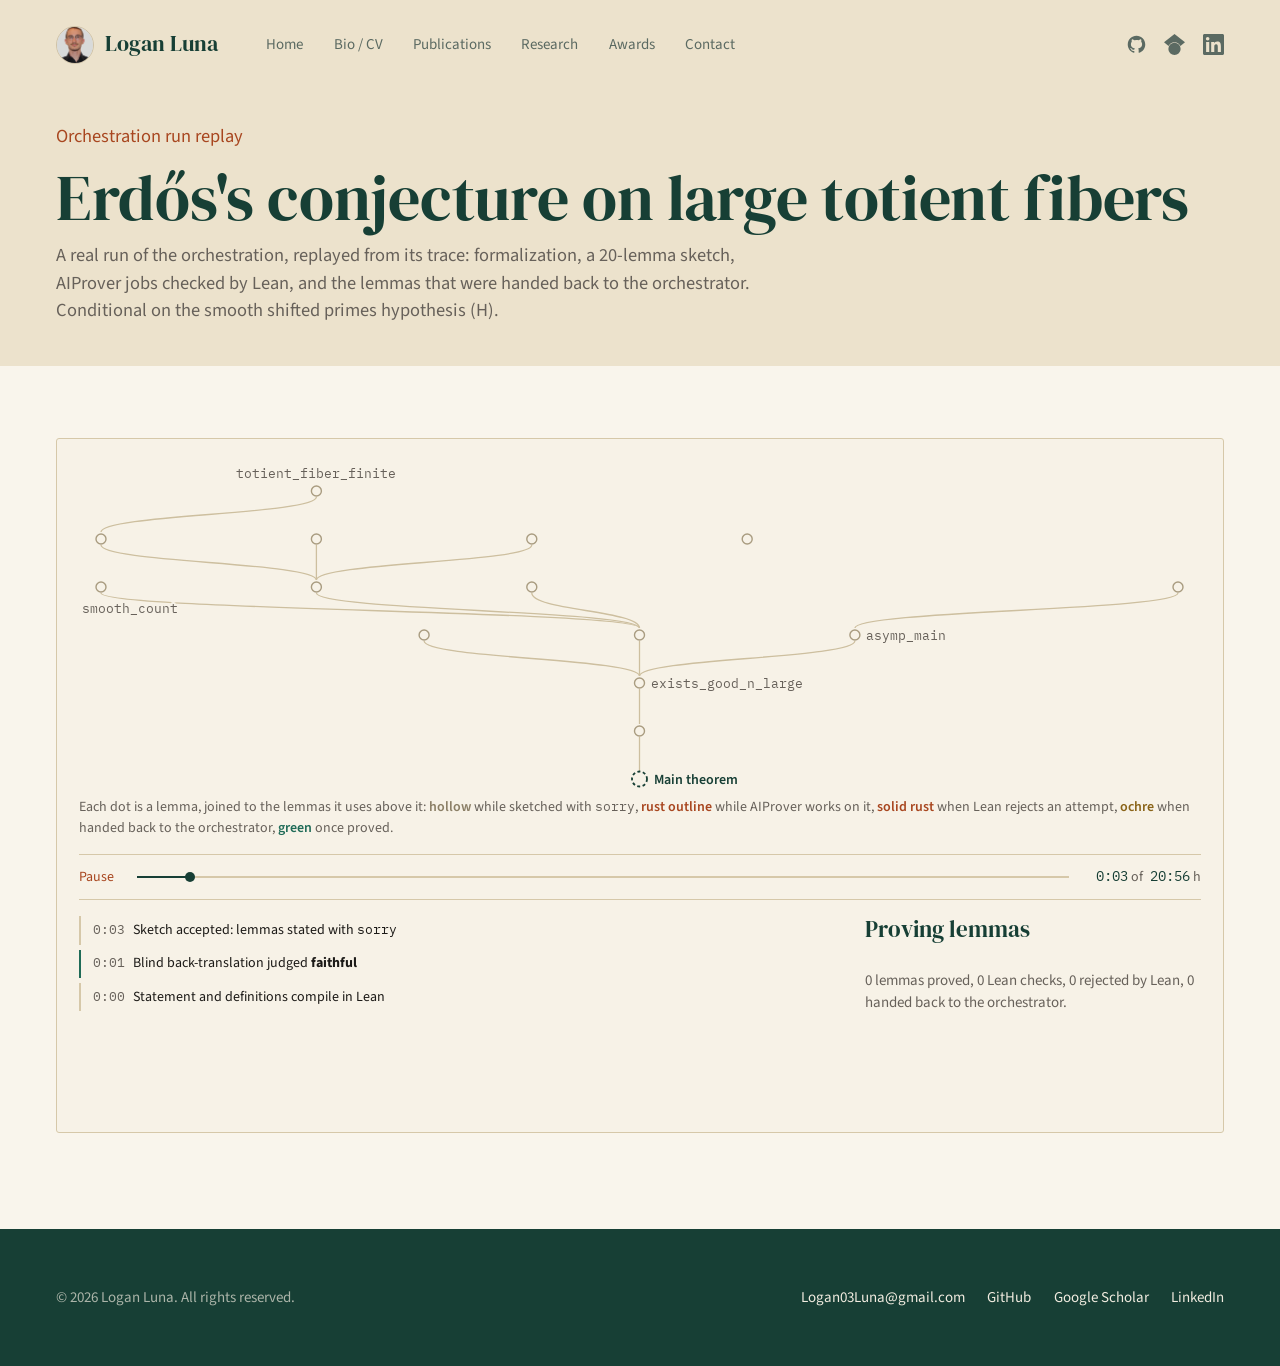
<file: replay.html>
<!DOCTYPE html>
<html lang="en">
<head>
  <meta charset="UTF-8">
  <title>Logan Luna – Orchestration Run Replay</title>
  <meta name="viewport" content="width=device-width, initial-scale=1">
  <link rel="icon" href="pictures/favicon.svg" type="image/svg+xml">
  <link rel="icon" href="pictures/favicon-32.png" type="image/png" sizes="32x32">
  <link rel="apple-touch-icon" href="pictures/apple-touch-icon.png">
  <!-- Google tag (gtag.js) -->
  <script async src="https://www.googletagmanager.com/gtag/js?id=G-R2EEYCKBCG"></script>
  <script>
    window.dataLayer = window.dataLayer || [];
    function gtag(){dataLayer.push(arguments);}
    gtag('js', new Date());

    gtag('config', 'G-R2EEYCKBCG');
  </script>
  <link rel="preconnect" href="https://fonts.googleapis.com">
  <link rel="preconnect" href="https://fonts.gstatic.com" crossorigin>
  <link href="https://fonts.googleapis.com/css2?family=DM+Serif+Display:ital@0;1&family=Source+Sans+3:ital,wght@0,300;0,400;0,600;0,700;1,400&family=IBM+Plex+Mono:wght@400;500&display=swap" rel="stylesheet">
  <link rel="stylesheet" href="style.css?v=20261120p">
  <style>
  :root { --ochre: #c08a2b; --ochre-ink: #8a6418; --rp-bg: #f7f2e7; }
  .rp-panel { background: var(--rp-bg); border: 1px solid var(--rule); border-radius: 3px; padding: 1.1rem 1.4rem 0; }
  .rp-graph { min-width: 0; }
  .rp-graph svg { display: block; overflow: visible; }
  .rp-live g, .rp-live path, .rp-live text { transition: opacity .4s, fill .3s, stroke .3s; }
  .rp-lemma { font-family: "IBM Plex Mono", ui-monospace, monospace; font-size: 13px; paint-order: stroke; stroke: var(--rp-bg); stroke-width: 4px; stroke-linejoin: round; }
  .rp-thm { font-family: var(--sans); font-size: 14px; font-weight: 600; paint-order: stroke; stroke: var(--rp-bg); stroke-width: 4px; stroke-linejoin: round; }
  .rp-key { margin: .6rem 0 0; font-size: 14px; line-height: 1.5; color: var(--soft); }
  .rp-key b { font-weight: 600; }
  .rp-key code { font-family: "IBM Plex Mono", monospace; font-size: 13px; }
  .rp-k-hollow { color: #8b7f66; } .rp-k-run, .rp-k-fail { color: var(--rust); } .rp-k-esc { color: var(--ochre-ink); } .rp-k-ok { color: var(--green); }
  /* timeline: quiet text button, thin scrubber, run clock */
  .rp-bar { display: flex; align-items: center; gap: 1rem; margin: .9rem 0 0; padding: .55rem 0; border-top: 1px solid var(--rule); }
  .rp-play { font: 400 14px var(--sans); color: var(--rust); background: none; border: 0; padding: .2rem 0; cursor: pointer; width: 2.6rem; text-align: left; }
  .rp-play:hover, .rp-play:focus-visible { text-decoration: underline; text-underline-offset: 3px; }
  .rp-scrub { position: relative; flex: 1 1 auto; height: 26px; cursor: pointer; touch-action: none; outline: none; }
  .rp-track { position: absolute; left: 0; right: 0; top: 12px; height: 2px; background: var(--rule); }
  .rp-fill { height: 100%; width: 0; background: var(--deep); }
  .rp-knob { position: absolute; top: 8px; left: 0; width: 10px; height: 10px; margin-left: -5px; border-radius: 50%; background: var(--deep); }
  .rp-scrub:hover .rp-knob, .rp-scrub:focus-visible .rp-knob { box-shadow: 0 0 0 4px rgba(23, 63, 53, .14); }
  .rp-clock { font-size: 14px; color: var(--soft); white-space: nowrap; }
  .rp-clock span { font-family: "IBM Plex Mono", monospace; color: var(--deep); display: inline-block; min-width: 3.1em; text-align: right; }
  /* below the graph: the event log (fixed height) and the current status in plain text */
  .rp-below { display: grid; grid-template-columns: minmax(0, 1fr) 21rem; gap: 2.4rem; border-top: 1px solid var(--rule); padding: 1rem 0 1.2rem; }
  .rp-log { list-style: none; margin: 0; padding: 0; font-size: 14px; line-height: 1.35; height: 196px; overflow: hidden; }
  .rp-log li { padding: .3rem 0 .3rem .7rem; border-left: 2px solid var(--rule); margin-bottom: .3rem; }
  .rp-log li.new { animation: rp-in .35s ease; }
  .rp-log li.fail { border-color: var(--rust); } .rp-log li.esc { border-color: var(--ochre); } .rp-log li.ok { border-color: var(--green); }
  .rp-log time { font-family: "IBM Plex Mono", monospace; font-size: 13px; color: var(--soft); margin-right: .5rem; }
  .rp-log code { font-family: "IBM Plex Mono", monospace; font-size: 13px; word-break: break-all; }
  @keyframes rp-in { from { opacity: 0; transform: translateY(-4px); } }
  .rp-status { font-family: var(--serif); font-size: 1.45rem; line-height: 1.2; color: var(--deep); margin: 0 0 .4rem; }
  .rp-status.done { color: var(--green); }
  .rp-stats { margin: 0; font-size: 15px; line-height: 1.5; color: var(--soft); }
  @media (max-width: 900px) {
    .rp-below { grid-template-columns: 1fr; gap: 1rem; }
    .rp-now { order: -1; }
    .rp-log { height: 232px; }
  }
  @media (max-width: 560px) {
    .rp-panel { padding: .8rem .9rem 0; }
    .rp-bar { gap: .7rem; }
  }
  </style>
</head>
<body>
<div class="top">
  <header class="row top-bar">
    <a class="brand" href="index.html"><img src="pictures/HeadShot_Cropped.png" alt="">Logan Luna</a>
    <nav class="menu" aria-label="Site">
      <a href="index.html">Home</a>
      <a href="bio.html">Bio / CV</a>
      <a href="publications.html">Publications</a>
      <a href="research.html">Research</a>
      <a href="awards.html">Awards</a>
      <a href="contact.html">Contact</a>
      <span class="social">
        <a href="https://github.com/Logan-Cole-Luna" aria-label="GitHub"><svg viewBox="0 0 24 24"><path d="M12 2C6.477 2 2 6.484 2 12.017c0 4.425 2.865 8.18 6.839 9.504.5.092.682-.217.682-.483 0-.237-.008-.868-.013-1.703-2.782.605-3.369-1.343-3.369-1.343-.454-1.158-1.11-1.466-1.11-1.466-.908-.62.069-.608.069-.608 1.003.07 1.531 1.032 1.531 1.032.892 1.53 2.341 1.088 2.91.832.092-.647.35-1.088.636-1.338-2.22-.253-4.555-1.113-4.555-4.951 0-1.093.39-1.988 1.029-2.688-.103-.253-.446-1.272.098-2.65 0 0 .84-.27 2.75 1.026A9.564 9.564 0 0 1 12 6.844c.85.004 1.705.115 2.504.337 1.909-1.296 2.747-1.027 2.747-1.027.546 1.379.202 2.398.1 2.651.64.7 1.028 1.595 1.028 2.688 0 3.848-2.339 4.695-4.566 4.943.359.309.678.92.678 1.855 0 1.338-.012 2.419-.012 2.747 0 .268.18.58.688.482C19.138 20.192 22 16.439 22 12.017 22 6.484 17.523 2 12 2z"/></svg></a>
        <a href="https://scholar.google.com/citations?user=cwfqLqYAAAAJ&hl=en&oi=ao" aria-label="Google Scholar"><svg viewBox="0 0 24 24"><path d="M5.242 13.769L0 9.5 12 0l12 9.5-5.242 4.269C17.548 11.249 14.978 9.5 12 9.5c-2.977 0-5.548 1.748-6.758 4.269zM12 10a7 7 0 1 0 0 14 7 7 0 0 0 0-14z"/></svg></a>
        <a href="https://www.linkedin.com/in/logan-luna" aria-label="LinkedIn"><svg viewBox="0 0 24 24"><path d="M20.447 20.452h-3.554v-5.569c0-1.328-.027-3.037-1.852-3.037-1.853 0-2.136 1.445-2.136 2.939v5.667H9.351V9h3.414v1.561h.046c.477-.9 1.637-1.85 3.37-1.85 3.601 0 4.267 2.37 4.267 5.455v6.286zM5.337 7.433a2.062 2.062 0 0 1-2.063-2.065 2.064 2.064 0 1 1 2.063 2.065zm1.782 13.019H3.555V9h3.564v11.452zM22.225 0H1.771C.792 0 0 .774 0 1.729v20.542C0 23.227.792 24 1.771 24h20.451C23.2 24 24 23.227 24 22.271V1.729C24 .774 23.2 0 22.222 0h.003z"/></svg></a>
      </span>
    </nav>
  </header>
  <section class="row page-hero">
    <p class="pretitle">Orchestration run replay</p>
    <h1>Erdős's conjecture on large totient fibers</h1>
    <p class="page-intro">A real run of the orchestration, replayed from its trace: formalization, a 20-lemma sketch, AIProver jobs checked by Lean, and the lemmas that were handed back to the orchestrator. Conditional on the smooth shifted primes hypothesis (H).</p>
  </section>
</div>

<main class="page">
<div class="row">
  <div class="rp-panel">
    <div class="rp-graph" id="graph" role="img" aria-label="Animated dependency tree of the proof: each lemma is a dot that fills as Lean accepts it"></div>
    <p class="rp-key">Each dot is a lemma, joined to the lemmas it uses above it: <b class="rp-k-hollow">hollow</b> while sketched with <code>sorry</code>, <b class="rp-k-run">rust outline</b> while AIProver works on it, <b class="rp-k-fail">solid rust</b> when Lean rejects an attempt, <b class="rp-k-esc">ochre</b> when handed back to the orchestrator, <b class="rp-k-ok">green</b> once proved.</p>
    <div class="rp-bar">
      <button class="rp-play" id="play" type="button">Pause</button>
      <div class="rp-scrub" id="scrub" role="slider" tabindex="0" aria-label="Replay position" aria-valuemin="0" aria-valuemax="100" aria-valuenow="0">
        <div class="rp-track"><div class="rp-fill" id="fill"></div></div><div class="rp-knob" id="knob"></div>
      </div>
      <span class="rp-clock"><span id="clock">0:00</span> of <span id="total">0:00</span> h</span>
    </div>
    <div class="rp-below">
      <ul class="rp-log" id="log" aria-live="off"></ul>
      <div class="rp-now" id="now">
        <p class="rp-status" id="status">Formalizing</p>
        <p class="rp-stats" id="stats"></p>
      </div>
    </div>
  </div>
</div>
</main>

<footer>
  <div class="row foot">
    <span>&copy; <span id="year">2026</span> Logan Luna. All rights reserved.</span>
    <span class="foot-links">
      <a href="mailto:Logan03Luna@gmail.com">Logan03Luna@gmail.com</a>
      <a href="https://github.com/Logan-Cole-Luna">GitHub</a>
      <a href="https://scholar.google.com/citations?user=cwfqLqYAAAAJ&hl=en&oi=ao">Google Scholar</a>
      <a href="https://www.linkedin.com/in/logan-luna">LinkedIn</a>
    </span>
  </div>
</footer>

<script>
  document.getElementById("year").textContent = new Date().getFullYear();
</script>
<script src="data/run011.js?v=20261120p"></script>
<script src="js/aimath-layout.js?v=20261120p"></script>
<script>
(() => {
  /* Replay of a real orchestration run (data/run011.js), drawn like the homepage hero (js/proof-hero.js):
     each lemma is a dot that fills as Lean accepts it, with its real name beside it in mono.
     The order of events, the tree, the names and the run clock come from the trace; the pacing is compressed. */
  const RUN = window.RUN, NS = "http://www.w3.org/2000/svg";
  const host = document.getElementById("graph");
  const reduce = matchMedia("(prefers-reduced-motion: reduce)").matches;
  const C = { deep: "#173f35", green: "#1f6b57", rust: "#a8461f", ochre: "#c08a2b", ochreInk: "#8a6418",
    hollow: "#a99c80", edge: "#cdbf9f", paper: "#f7f2e7", soft: "#67615a" };
  // lemmas and the theorem; the three definitions (and their dotted uses) stay out of the picture, as on the homepage
  const NODES = RUN.nodes.filter(n => n.kind !== "def"), keep = new Set(NODES.map(n => n.name));
  const EDGES = RUN.edges.filter(([a, b]) => keep.has(a) && keep.has(b));
  const unit = layoutDag({ nodes: NODES, edges: EDGES }, { colW: 1, rowH: 1, pad: 0 });
  const nCols = Math.max(...unit.rows.map(r => r.length)), nRows = unit.rows.length;
  // on narrow screens only these names are shown (the homepage set); the log names the rest
  const FEW = { totient_fiber_finite: "above", smooth_count: "below", asymp_main: "right", exists_good_n_large: "right", solution: "right" };
  const thmText = "Main theorem";

  const el = (t, a, p) => { const e = document.createElementNS(NS, t); for (const k in a) e.setAttribute(k, a[k]); p.appendChild(e); return e; };
  let svg, G = {}, edges = [], W = 0;

  function build(w) {
    W = w; host.textContent = "";
    svg = el("svg", { width: w, height: 10, "aria-hidden": "true" }, host);
    // measure every label in its lines first (two lines for long names)
    const lines = {}, lw = {};
    NODES.forEach(n => {
      const main = n.kind === "main";
      lines[n.name] = main ? [thmText] : (n.name.length > 20 ? splitName(n.name, 18) : [n.name]);
      lw[n.name] = Math.max(...lines[n.name].map(s => {
        const t = el("text", { class: main ? "rp-thm" : "rp-lemma" }, svg); t.textContent = s;
        const v = t.getComputedTextLength() || s.length * 7.8; t.remove(); return v;
      }));
    });
    const maxW = Math.max(...NODES.filter(n => n.kind !== "main").map(n => lw[n.name]));
    const gap = 11, padL = 14, padR = maxW + gap + 6;
    const step = (w - padL - padR) / (nCols - 1);
    const all = step >= maxW + gap + 18;           // room to name every lemma beside its dot
    let X, rowH, top, bottom;
    if (all) { rowH = 70; top = 26; bottom = 26; X = x => padL + (x - .5) * step; }
    else { const px = w < 420 ? 12 : 22; rowH = Math.max(40, Math.min(48, w * .1)); top = 34; bottom = 18; X = x => px + (x - .5) / (nCols - 1) * (w - 2 * px); }
    const H = top + (nRows - 1) * rowH + bottom;
    svg.setAttribute("height", H); svg.setAttribute("viewBox", `0 0 ${w} ${H}`);
    const xy = {};
    for (const n in unit.xy) xy[n] = { x: X(unit.xy[n].x), y: top + unit.xy[n].y * rowH };

    const eG = el("g", {}, svg), nG = el("g", {}, svg), lG = el("g", {}, svg);
    edges = EDGES.map(([a, b]) => {
      const p = xy[a], q = xy[b], y1 = q.y + 6, y2 = p.y - 7, my = (y1 + y2) / 2;
      return { a, b, e: el("path", { d: `M${q.x},${y1} C${q.x},${my} ${p.x},${my} ${p.x},${y2}`, fill: "none", "stroke-width": 1.3 }, eG) };
    });
    G = {};
    NODES.forEach(n => {
      const { x, y } = xy[n.name], main = n.kind === "main";
      const g = el("g", { transform: `translate(${x},${y})` }, nG);
      const dot = el("circle", { r: main ? 7.5 : 5 }, g);
      let label = null;
      const side = all ? "right" : FEW[n.name];
      if (side) {
        label = el("text", { class: main ? "rp-thm" : "rp-lemma" }, lG);
        const ls = all ? lines[n.name] : [main ? thmText : n.name], w0 = all ? lw[n.name] : null;
        let lx = x, ly = y, anchor = "start";
        if (side === "right") {
          lx = x + (main ? 14 : gap); ly = y + 4.5 - (ls.length - 1) * 7.5;
          if (!all) {
            const wf = measure(label, ls[0]);
            if (lx + wf > w - 3) {
              if (w - 3 - wf > x + 7) { lx = w - 3; anchor = "end"; }                       // pull it in, still clear of the dot
              else { lx = x - (main ? 14 : gap); anchor = "end"; if (lx - wf < 3) { label.remove(); label = null; } }
            }
          }
        } else {
          const wf = measure(label, ls[0]); ly = side === "above" ? y - 13 : y + 26; anchor = "middle";
          if (lx - wf / 2 < 3) { lx = 3; anchor = "start"; } else if (lx + wf / 2 > w - 3) { lx = w - 3; anchor = "end"; }
        }
        if (label) {
          label.textContent = "";
          label.setAttribute("text-anchor", anchor);
          ls.forEach((s, i) => { const ts = el("tspan", { x: lx, y: ly + i * 15 }, label); ts.textContent = s; });
        }
      }
      G[n.name] = { g, dot, label, main };
    });
  }
  function measure(t, s) { t.textContent = s; return t.getComputedTextLength() || s.length * 7.8; }

  // ---- state, kept apart from the drawing so a resize can redraw the same moment
  const st = {}, failAt = {}, S = { proved: 0, checks: 0, fail: 0, esc: 0 };
  let status = "Formalizing", done = false, entries = [];
  const STY = { sketch: [C.paper, C.hollow, C.soft], run: [C.paper, C.rust, C.rust],
    fail: [C.rust, C.rust, C.rust], esc: [C.ochre, C.ochre, C.ochreInk], ok: [C.green, C.green, C.deep],
    main: [C.paper, C.deep, C.deep], done: [C.deep, C.deep, C.deep] };
  function paint(n) {
    const o = G[n]; if (!o) return; const s = st[n];
    o.g.style.opacity = s ? 1 : 0; if (o.label) o.label.style.opacity = s ? 1 : 0;
    if (!s) return;
    const [f, k, l] = STY[s];
    o.dot.setAttribute("fill", f); o.dot.setAttribute("stroke", k);
    o.dot.setAttribute("stroke-width", o.main ? 1.8 : s === "run" ? 2 : 1.4);
    o.dot.setAttribute("stroke-dasharray", s === "main" ? "3 2.5" : "");
    if (o.label) o.label.setAttribute("fill", l);
  }
  function paintEdges() {
    edges.forEach(x => {
      x.e.style.opacity = st[x.a] && st[x.b] ? 1 : 0;
      x.e.setAttribute("stroke", (st[x.a] === "ok" || st[x.a] === "done") && st[x.b] === "ok" ? C.green : C.edge);
    });
  }
  const paintAll = () => { NODES.forEach(n => paint(n.name)); paintEdges(); };

  const fmtH = h => { const hh = Math.floor(h), mm = Math.round((h - hh) * 60); return `${hh}:${String(mm === 60 ? 59 : mm).padStart(2, "0")}`; };
  const code = n => `<code>${n}</code>`;
  let clockH = 0;
  function set(n, s, live) { if (!G[n]) return; st[n] = s; if (live) paint(n); }
  function note(h, html, cls, live) { entries.push({ h, html, cls }); if (live) pushLi(entries[entries.length - 1], true); }

  function apply([h, type, lem], live, t) {
    clockH = h;
    switch (type) {
      case "formalized": set("solution", "main", live); status = "Formalized"; note(h, "Statement and definitions compile in Lean", "", live); break;
      case "audit": status = "Faithful"; note(h, "Blind back-translation judged <b>faithful</b>", "ok", live); break;
      case "sketch":
        NODES.forEach(n => { if (n.kind === "lemma" && !n.added && !st[n.name]) set(n.name, "sketch", live); });
        status = "Proving lemmas"; note(h, "Sketch accepted: lemmas stated with <code>sorry</code>", "", live); break;
      case "job": if (G[lem] && st[lem] !== "ok") set(lem, "run", live); break;
      case "check_fail": if (!G[lem]) break; S.checks++; S.fail++; set(lem, "fail", live); failAt[lem] = t; note(h, `Lean rejects ${code(lem)}`, "fail", live); break;
      case "check_ok": if (G[lem]) S.checks++; break;
      case "handback": if (!G[lem]) break; S.esc++; if (st[lem] !== "ok") set(lem, "esc", live); note(h, `${code(lem)} handed back to the orchestrator`, "esc", live); break;
      case "captain": if (lem && G[lem] && st[lem] !== "ok") { set(lem, "esc", live); note(h, `Orchestrator splits or proves ${code(lem)}`, "esc", live); } break;
      case "proved": if (!G[lem] || st[lem] === "ok") break; S.proved++; set(lem, "ok", live); note(h, `${code(lem)} proved`, "ok", live); break;
      case "verified": set("solution", "done", live); status = "Verified"; done = true; note(h, "Assembled proof compiles: no <code>sorry</code>, standard axioms only", "ok", live); break;
      case "review": status = "Proved, verified, reviewed"; note(h, "Independent review: <b>faithful</b>", "ok", live); break;
      case "report": note(h, "Report and informal proof written", "", live); break;
    }
  }
  // a rejected attempt shows solid rust briefly, then the job carries on
  function expireFails(live) {
    for (const n in failAt) if (st[n] === "fail" && tl - failAt[n] > .4) { set(n, "run", live); delete failAt[n]; }
  }

  // ---- text: log, status, stats
  const logEl = document.getElementById("log"), statusEl = document.getElementById("status"), statsEl = document.getElementById("stats");
  const clockEl = document.getElementById("clock");
  document.getElementById("total").textContent = fmtH(RUN.hours);
  function makeLi(x) { const li = document.createElement("li"); if (x.cls) li.className = x.cls; li.innerHTML = `<time>${fmtH(x.h)}</time>${x.html}`; return li; }
  function trimLog() {   // whole entries only: drop the oldest ones that no longer fit the fixed height
    const bottom = logEl.getBoundingClientRect().bottom;
    while (logEl.children.length > 1 && logEl.lastChild.getBoundingClientRect().bottom > bottom + .5) logEl.lastChild.remove();
  }
  function pushLi(x, anim) { const li = makeLi(x); if (anim) li.classList.add("new"); logEl.prepend(li); while (logEl.children.length > 9) logEl.lastChild.remove(); trimLog(); }
  function renderLog() { logEl.textContent = ""; entries.slice(-9).forEach(x => logEl.prepend(makeLi(x))); trimLog(); }
  const statsText = s => `${s.proved} lemmas proved, ${s.checks} Lean checks, ${s.fail} rejected by Lean, ${s.esc} handed back to the orchestrator.`;
  function renderText() {
    statusEl.textContent = status; statusEl.classList.toggle("done", done);
    statsEl.textContent = statsText(S); clockEl.textContent = fmtH(clockH);
  }
  // the status block's height is reserved for its longest wording, so stacked layouts never shift
  const nowEl = document.getElementById("now");
  function fitNow() {
    nowEl.style.minHeight = "0px";
    const keep = [statusEl.textContent, statsEl.textContent];
    let h = 0;
    ["Formalizing", "Proving lemmas", "Proved, verified, reviewed"].forEach(s => {
      statusEl.textContent = s; statsEl.textContent = statsText({ proved: 88, checks: 88, fail: 88, esc: 88 });
      h = Math.max(h, nowEl.getBoundingClientRect().height);
    });
    statusEl.textContent = keep[0]; statsEl.textContent = keep[1]; nowEl.style.minHeight = Math.ceil(h) + "px";
  }

  // ---- timeline: event-driven pacing over the real event order
  const DT = { formalized: .6, audit: .6, sketch: 1.6, job: .1, budget: .05, grown: .04, check_fail: .45, check_ok: .18, proved: .32, handback: .75, captain: .35, verified: 1.4, review: 1.0, report: .9 };
  const sched = []; let T = 0;
  RUN.events.forEach(e => { if (e[1] in DT) { sched.push({ t: T, e }); T += DT[e[1]]; } });
  const END = T + 4.5;
  const START = sched.find(x => x.e[1] === "sketch").t + .05;   // first frame: the sketch is already drawn

  let tl = 0, idx = 0, last = null, playing = !reduce, dragging = false;
  function seek(s) {
    s = Math.max(0, Math.min(END, s));
    for (const n in st) delete st[n]; for (const n in failAt) delete failAt[n];
    for (const k in S) S[k] = 0; status = "Formalizing"; done = false; entries = []; clockH = 0;
    idx = 0; tl = s;
    while (idx < sched.length && sched[idx].t <= s) { apply(sched[idx].e, false, sched[idx].t); idx++; }
    expireFails(false);
    paintAll(); renderLog(); renderText(); renderBar();
  }
  function advance() {
    let moved = false;
    while (idx < sched.length && sched[idx].t <= tl) { apply(sched[idx].e, true, sched[idx].t); idx++; moved = true; }
    for (const n in failAt) if (st[n] === "fail" && tl - failAt[n] > .4) moved = true;
    expireFails(true);
    if (moved) { paintEdges(); renderText(); }
  }

  const fill = document.getElementById("fill"), knob = document.getElementById("knob"), scrub = document.getElementById("scrub"), playBtn = document.getElementById("play");
  function renderBar() {
    const p = Math.min(100, tl / END * 100);
    fill.style.width = p + "%"; knob.style.left = p + "%";
    scrub.setAttribute("aria-valuenow", Math.round(p)); scrub.setAttribute("aria-valuetext", `${fmtH(clockH)} hours into the run`);
  }
  function setPlaying(v) { playing = v; playBtn.textContent = v ? "Pause" : "Play"; last = null; }

  function frame(now) {
    const dt = last === null ? 0 : Math.min(.1, (now - last) / 1000); last = now;
    if (playing && !dragging) {
      tl += dt;
      if (tl > END) seek(START); else advance();
      renderBar();
    }
    requestAnimationFrame(frame);
  }

  playBtn.onclick = () => { if (!playing && idx >= sched.length) seek(START); setPlaying(!playing); };
  const posToT = e => { const r = scrub.getBoundingClientRect(); return (e.clientX - r.left) / r.width * END; };
  scrub.addEventListener("pointerdown", e => { dragging = true; scrub.setPointerCapture(e.pointerId); seek(posToT(e)); e.preventDefault(); scrub.focus(); });
  scrub.addEventListener("pointermove", e => { if (dragging) seek(posToT(e)); });
  const endDrag = () => { if (dragging) { dragging = false; last = null; } };
  scrub.addEventListener("pointerup", endDrag); scrub.addEventListener("pointercancel", endDrag);
  scrub.addEventListener("keydown", e => {
    const k = { ArrowLeft: -2, ArrowDown: -2, ArrowRight: 2, ArrowUp: 2, PageDown: -8, PageUp: 8 }[e.key];
    if (k !== undefined) { seek(tl + k); e.preventDefault(); }
    else if (e.key === "Home") { seek(0); e.preventDefault(); }
    else if (e.key === "End") { seek(END); e.preventDefault(); }
  });

  // Graph height depends only on width: redrawn on resize at the same moment.
  function fit() { const w = Math.floor(host.clientWidth); if (!w || w === W) return; svg.classList.remove("rp-live"); build(w); paintAll(); liven(); }
  function liven() { if (!/static/.test(location.hash)) requestAnimationFrame(() => requestAnimationFrame(() => svg.classList.add("rp-live"))); }
  if (/static/.test(location.hash)) { const s = document.createElement("style"); s.textContent = "*{transition:none!important;animation:none!important}"; document.head.appendChild(s); }

  build(Math.floor(host.clientWidth) || 800);
  fitNow();
  const ht = /t=([\d.]+)/.exec(location.hash);   // #t=<s> jumps to a moment and pauses there
  if (reduce) seek(END);
  else if (ht) { seek(parseFloat(ht[1])); setPlaying(false); }
  else seek(START);
  liven();
  window.__seek = s => { seek(s); setPlaying(false); };

  let fitRaf = 0;
  addEventListener("resize", () => { if (!fitRaf) fitRaf = requestAnimationFrame(() => { fitRaf = 0; fit(); fitNow(); renderLog(); }); });
  if (document.fonts && document.fonts.ready) document.fonts.ready.then(() => { W = 0; fit(); fitNow(); renderLog(); });
  requestAnimationFrame(frame);
})();
</script>
</body>
</html>
</file>
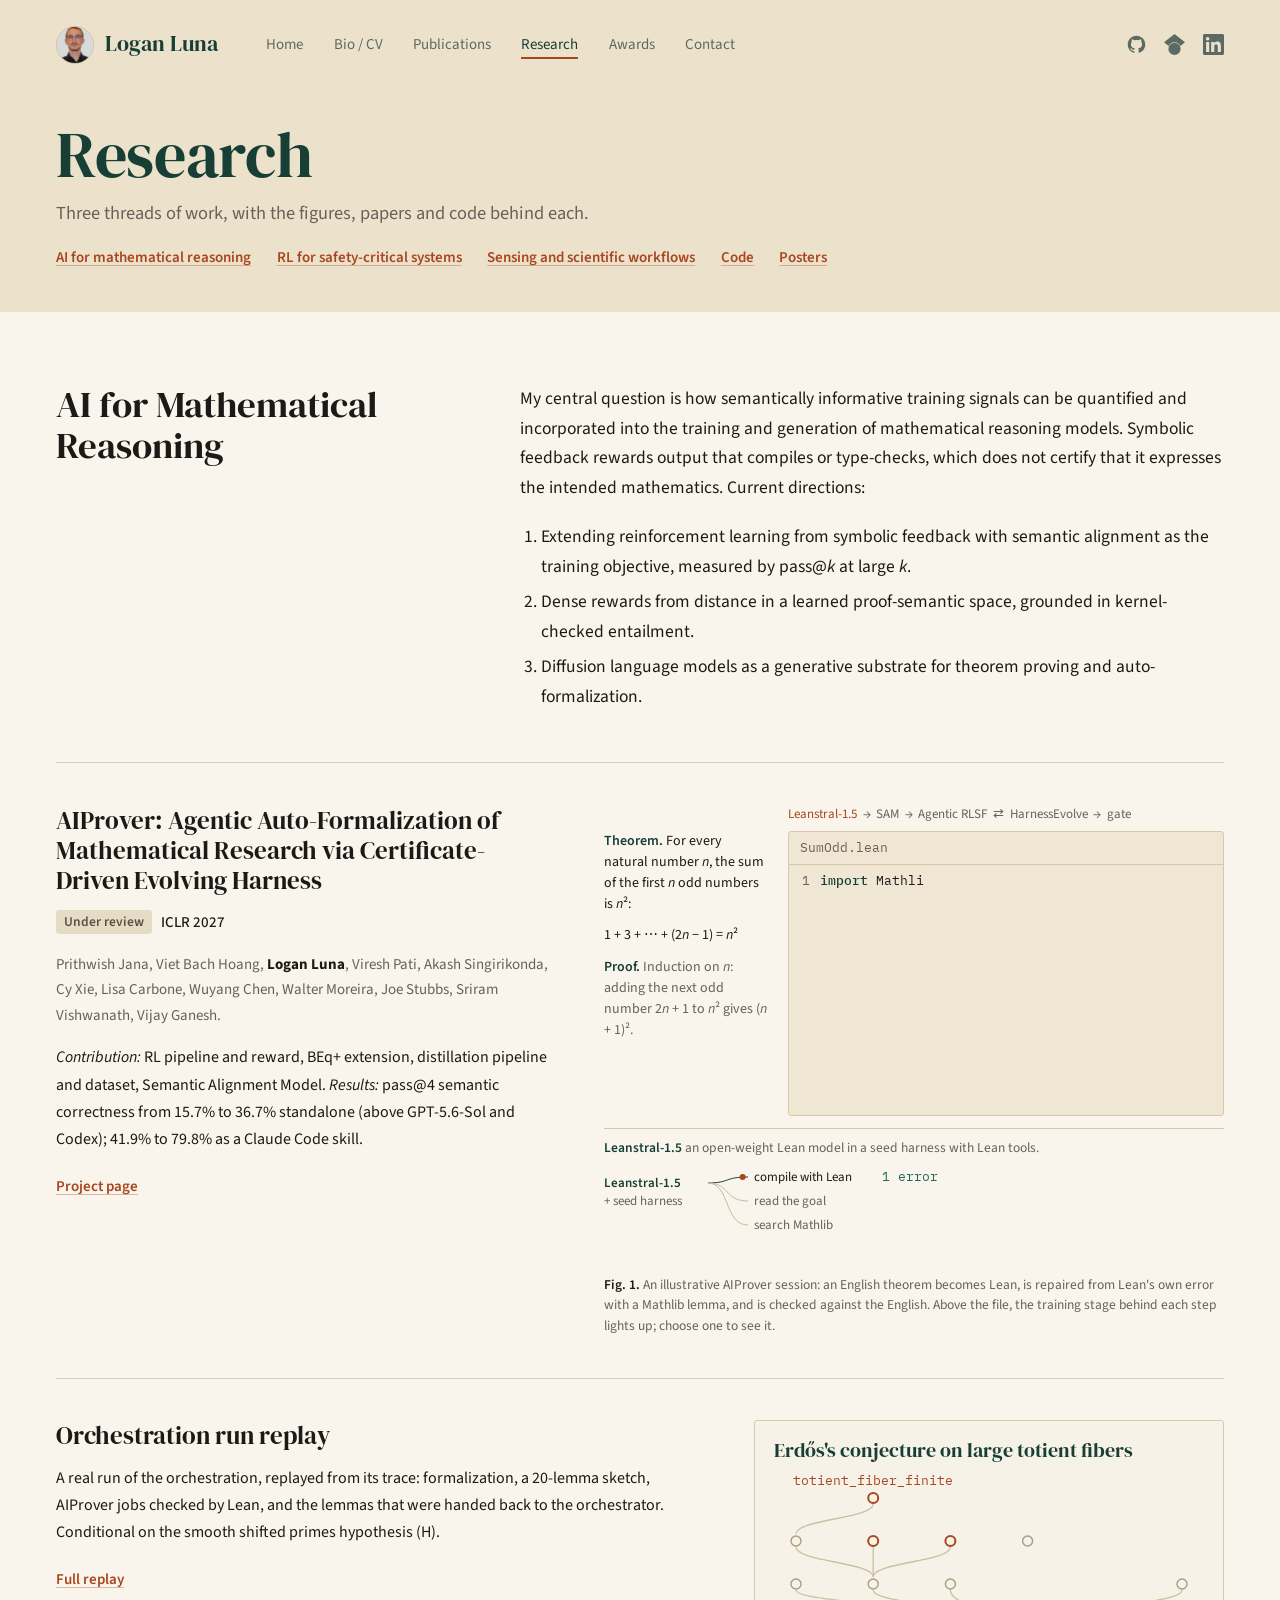
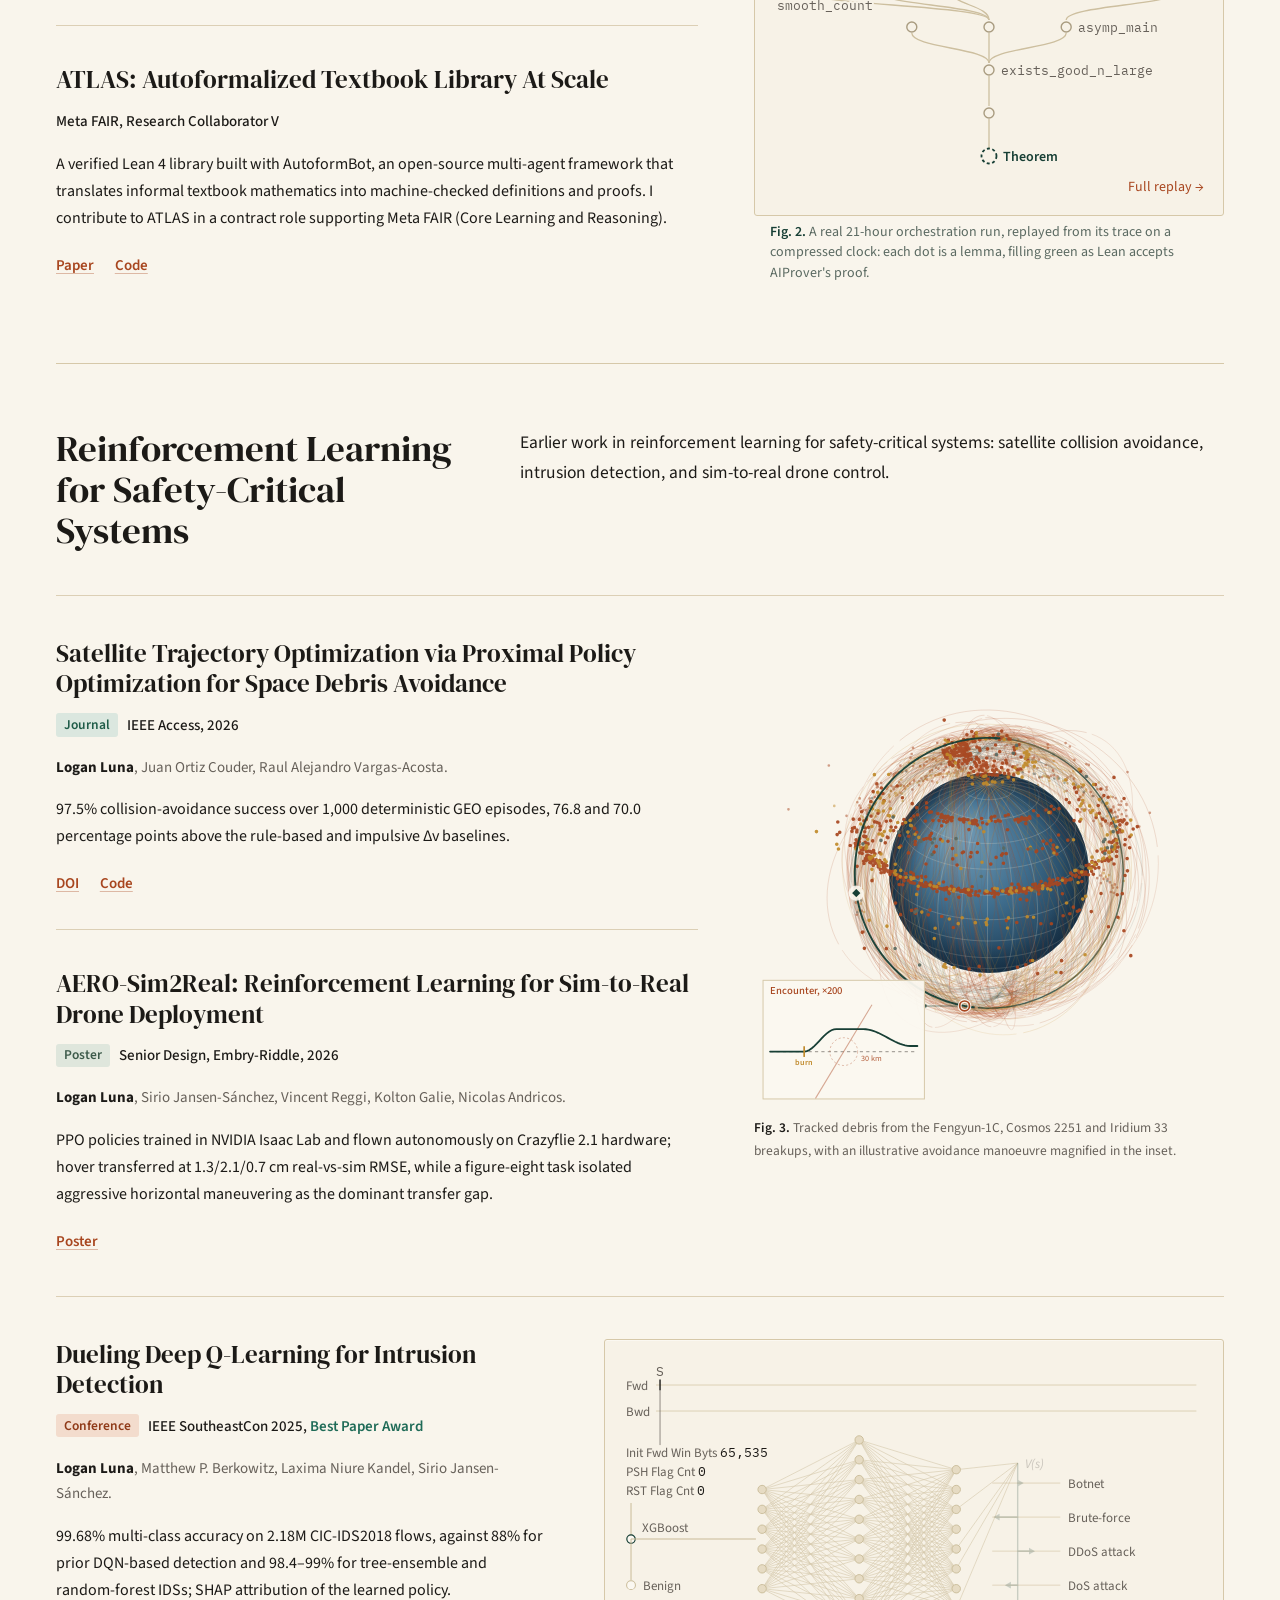
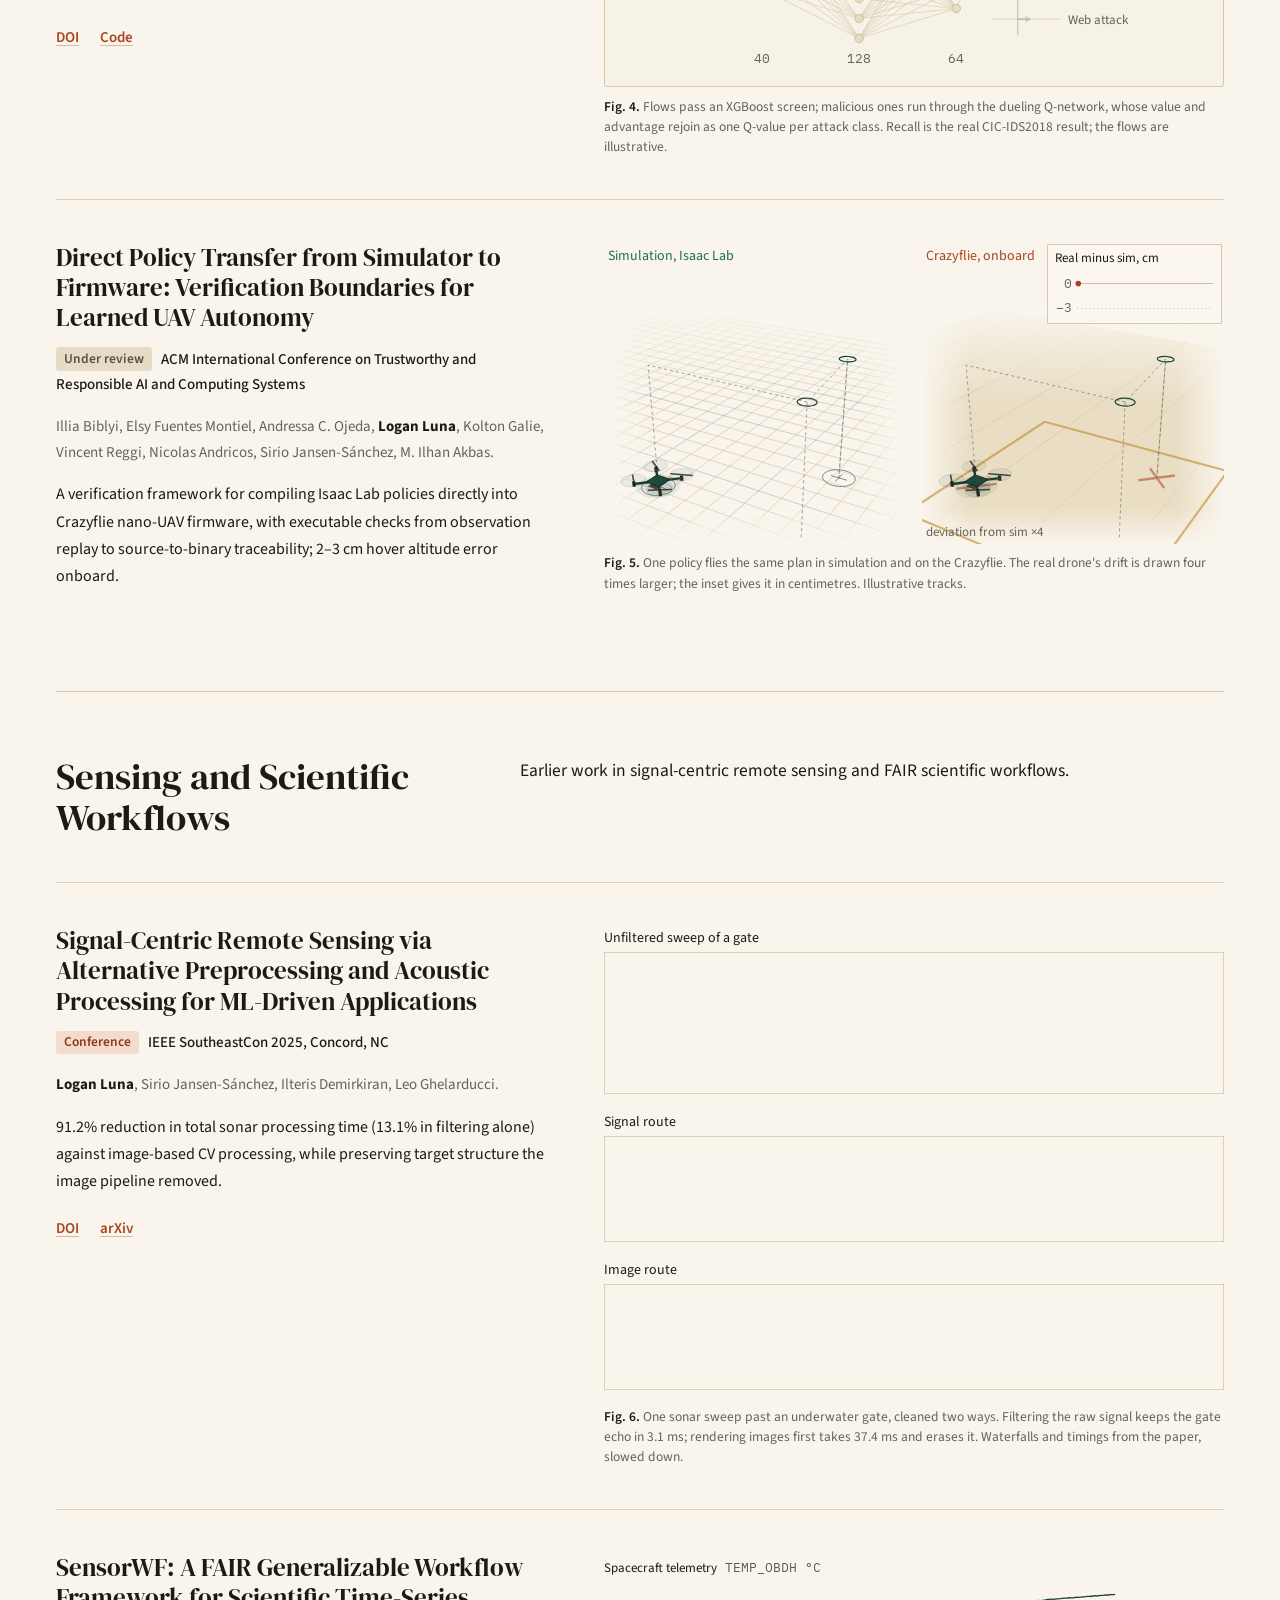
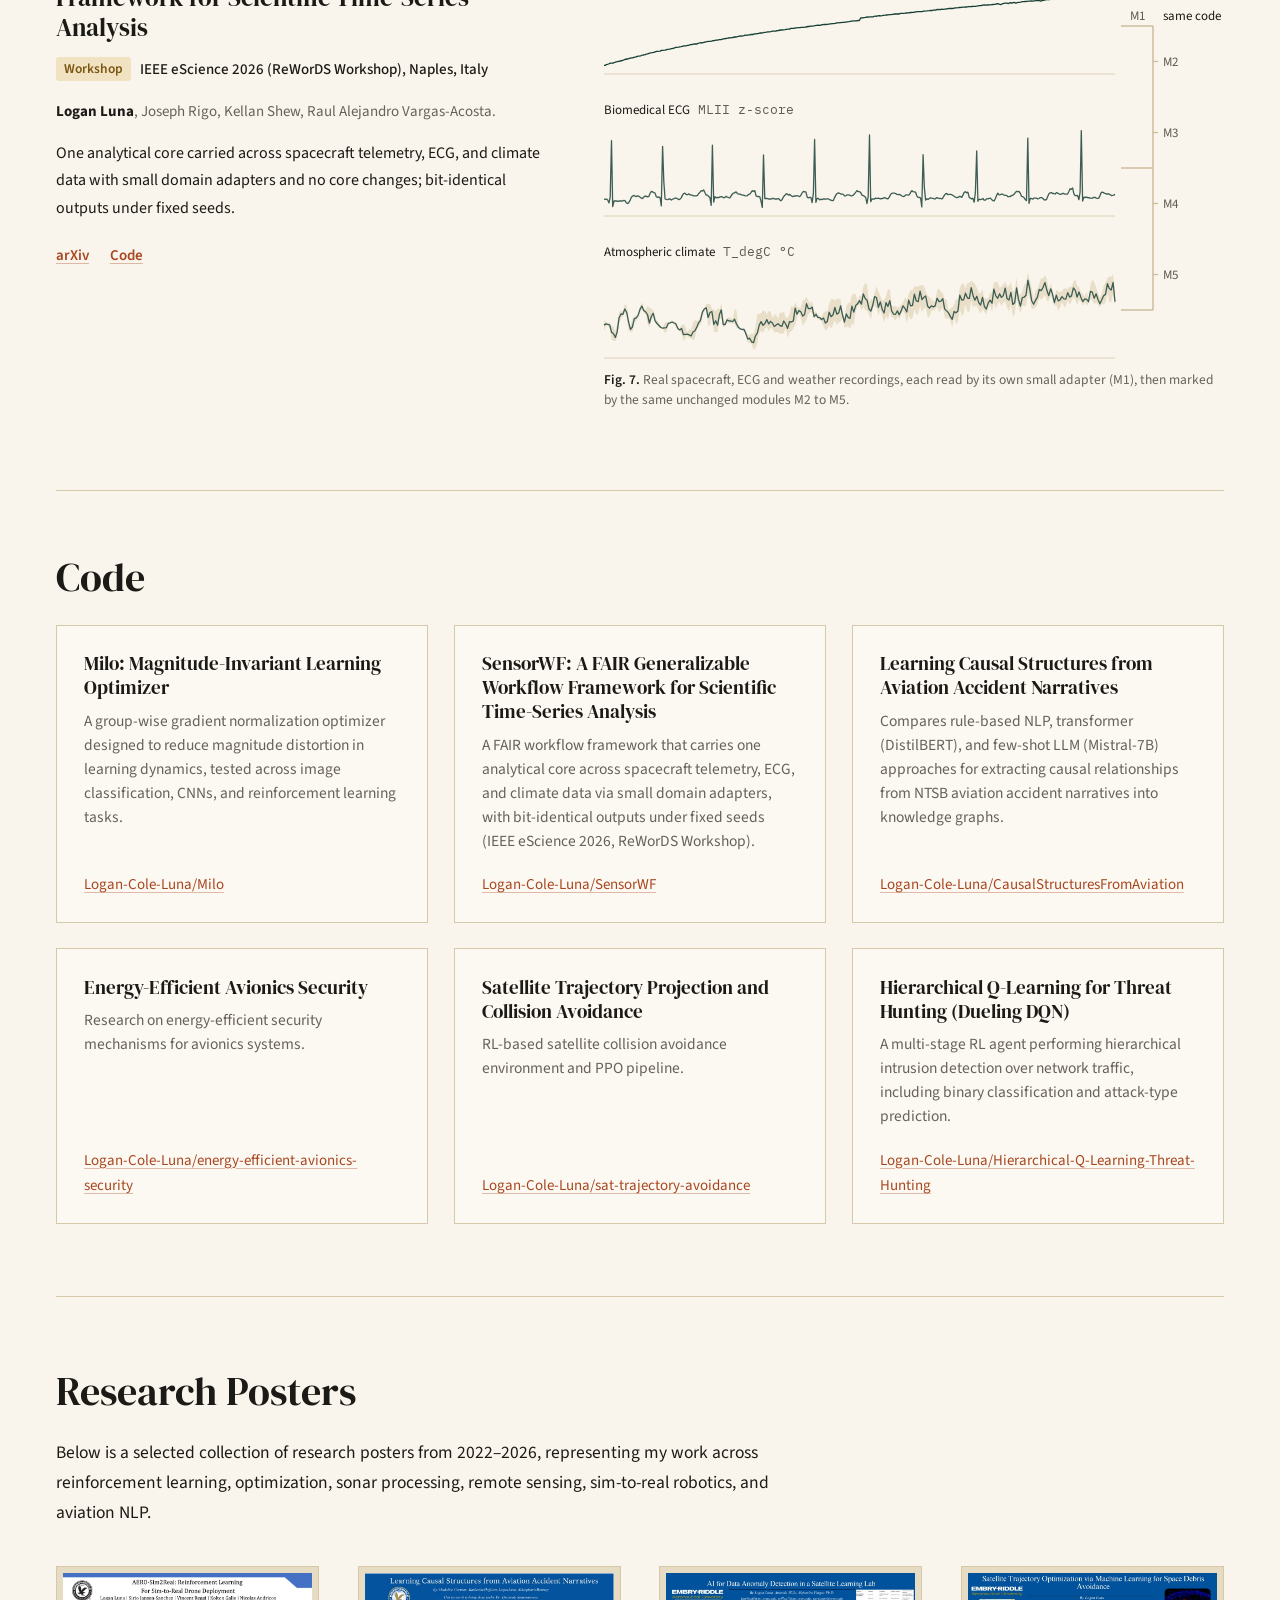
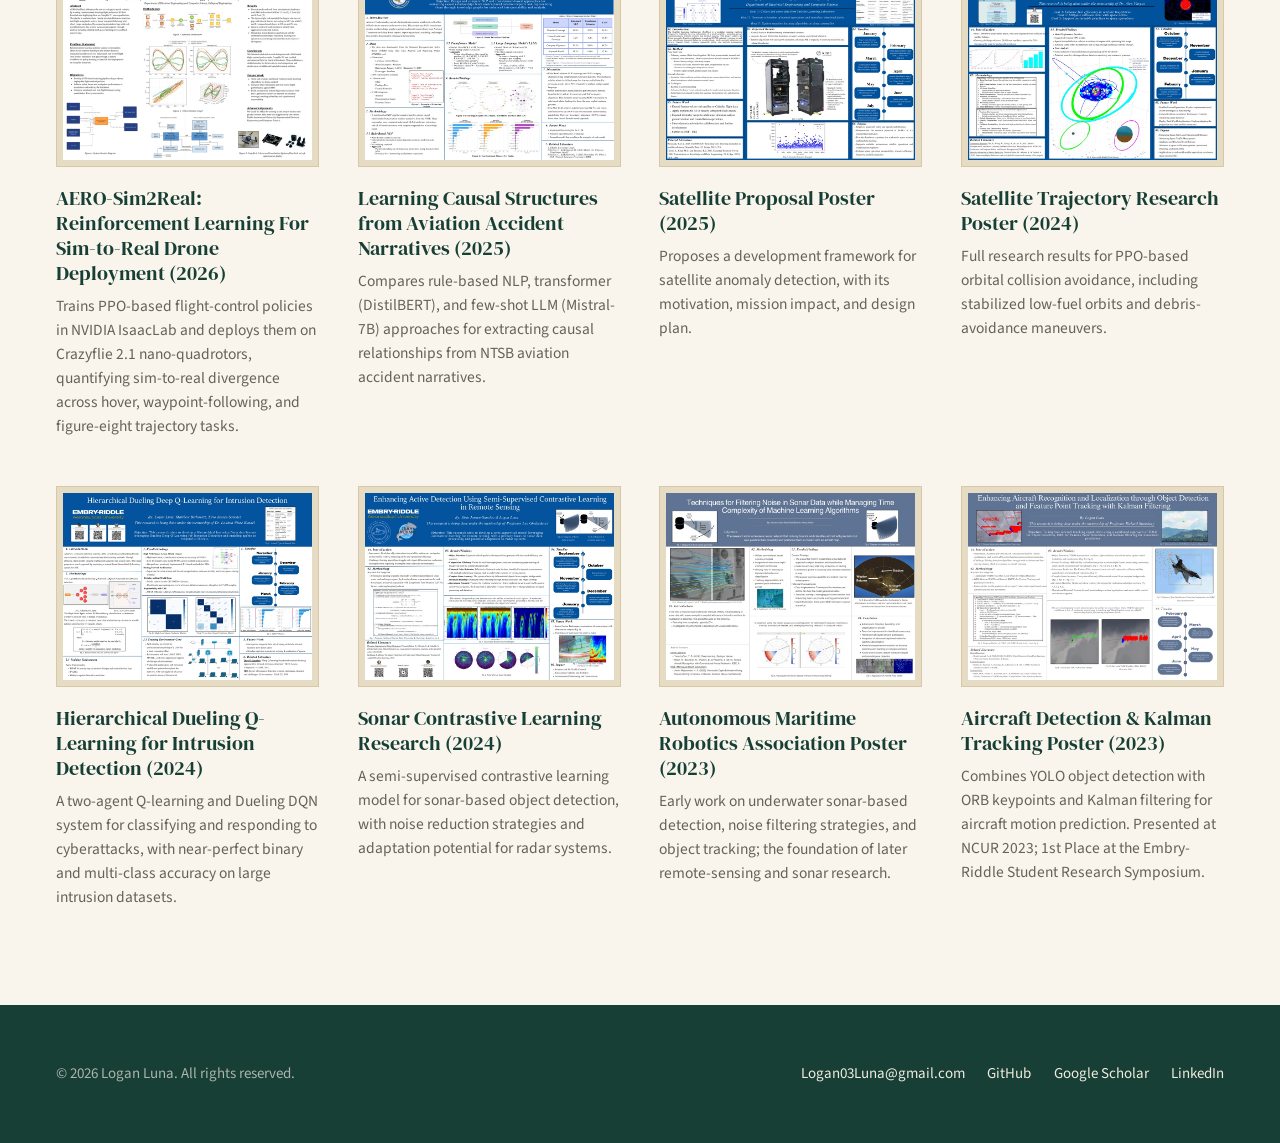
<file: research.html>
<!DOCTYPE html>
<html lang="en">
<head>
  <meta charset="UTF-8">
  <title>Logan Luna – Research</title>
  <meta name="viewport" content="width=device-width, initial-scale=1">
  <link rel="icon" href="pictures/favicon.svg" type="image/svg+xml">
  <link rel="icon" href="pictures/favicon-32.png" type="image/png" sizes="32x32">
  <link rel="apple-touch-icon" href="pictures/apple-touch-icon.png">
  <!-- Google tag (gtag.js) -->
  <script async src="https://www.googletagmanager.com/gtag/js?id=G-R2EEYCKBCG"></script>
  <script>
    window.dataLayer = window.dataLayer || [];
    function gtag(){dataLayer.push(arguments);}
    gtag('js', new Date());

    gtag('config', 'G-R2EEYCKBCG');
  </script>
  <link rel="preconnect" href="https://fonts.googleapis.com">
  <link rel="preconnect" href="https://fonts.gstatic.com" crossorigin>
  <link href="https://fonts.googleapis.com/css2?family=DM+Serif+Display:ital@0;1&family=Source+Sans+3:ital,wght@0,300;0,400;0,600;0,700;1,400&family=IBM+Plex+Mono:wght@400;500&display=swap" rel="stylesheet">
  <link rel="stylesheet" href="style.css?v=20261120p">
  <style>
    /* ---------- Research hub (research.html only) ---------- */
    .res-jump { margin-top: 1.1rem; }
    .res-jump.links { gap: .4rem 1.6rem; }

    .page .row > section.res-thread { margin-bottom: 0; padding: 0 0 2.4rem; }
    .page .row > section.res-thread + section.res-thread { padding-top: 4rem; border-top: 1px solid var(--rule); }
    .page .row > section.res-code { padding-top: 4rem; border-top: 1px solid var(--rule); }

    .res-head { display: grid; grid-template-columns: minmax(0, 25rem) minmax(0, 1fr); gap: 1rem 4rem; margin-bottom: 2.8rem; }
    .page .res-head h2 { margin: 0; font-size: clamp(1.9rem, 2.9vw, 2.35rem); }
    .res-lead { max-width: 46rem; }
    .res-lead p:last-child, .res-lead ol:last-child { margin-bottom: 0; }
    .res-lead ol { margin: 0 0 1.1em; padding-left: 1.3rem; }
    .res-lead li { margin-bottom: .35rem; }

    .res-papers { list-style: none; margin: 0; padding: 0; }
    .res-paper { display: grid; grid-template-columns: minmax(0, 1fr) minmax(0, 620px); gap: 2rem 3.5rem; align-items: start; padding: 2.6rem 0; border-top: 1px solid var(--rule-soft); }
    .res-paper.res-narrow-fig { grid-template-columns: minmax(0, 1fr) minmax(0, 470px); }
    .res-text { min-width: 0; }
    .page .res-text h3 { font-family: var(--serif); font-weight: 400; font-size: 1.55rem; line-height: 1.22; color: var(--ink); margin: 0 0 .9rem; }
    .res-text .authors { margin: 0 0 1rem; }
    .res-text .res-desc { font-size: 16px; margin: 0 0 1.3rem; max-width: 40rem; }
    .res-text .links { margin-top: 0; }
    .res-paper figure { margin: 0; }

    /* a related item with no figure of its own, stacked under the text beside the figure */
    .res-paper.res-has-also { grid-template-rows: auto 1fr; }
    .res-has-also > figure { grid-column: 2; grid-row: 1 / span 2; }
    .res-has-also > .res-also { grid-column: 1; grid-row: 2; align-self: start; padding-top: 2.4rem; border-top: 1px solid var(--rule-soft); }
    .res-vk-poster { background: #dfe6dc; color: #3d5a4a; }

    /* the replay graph: no card around it here */
    .res-replay .fig-frame.proof-hero { max-width: 560px; }
    .res-replay figcaption { text-align: left; }
    .page .ph-title { margin: 0 0 .1rem; }
    .page .aip-train-head { margin: 0 0 .5rem; }
    .page .aip-eng p { margin: 0 0 .65rem; }

    /* Code */
    .res-code-grid { list-style: none; margin: 0; padding: 0; display: grid; grid-template-columns: repeat(3, minmax(0, 1fr)); gap: 1.6rem; }
    .page .res-code-grid > li.res-card { padding: 1.6rem 1.7rem 1.5rem; border: 1px solid var(--rule); margin: 0; }
    .res-card { display: flex; flex-direction: column; padding: 1.6rem 1.7rem 1.5rem; border: 1px solid var(--rule); background: #fcf9f3; }
    .page .res-card h3 { font-family: var(--serif); font-weight: 400; font-size: 1.2rem; line-height: 1.25; color: var(--ink); margin: 0 0 .6rem; }
    .res-card p { font-size: 15.5px; line-height: 1.55; color: var(--soft); margin: 0 0 1.2rem; }
    .res-card .links a { font-weight: 400; overflow-wrap: anywhere; }

    /* Posters */
    .page .row > section.res-posters { padding-top: 4.5rem; margin-top: 4.5rem; border-top: 1px solid var(--rule); }
    .res-posters > p { max-width: 46rem; }

    @media (max-width: 1080px) {
      .res-code-grid { grid-template-columns: repeat(2, minmax(0, 1fr)); }
      .res-paper, .res-paper.res-narrow-fig { grid-template-columns: 1fr; }
      .res-paper figure { max-width: 640px; }
      .res-has-also > figure, .res-has-also > .res-also { grid-column: auto; grid-row: auto; }
      .res-paper.res-has-also { grid-template-rows: none; }
      .res-paper.res-narrow-fig figure { max-width: 480px; }
    }
    @media (max-width: 900px) {
      .res-head { grid-template-columns: 1fr; }
    }
    @media (max-width: 640px) {
      .res-code-grid { grid-template-columns: 1fr; }
      .res-has-also > .res-also { padding-top: 2rem; }
      .page .row > section.res-thread { padding-bottom: 1.6rem; }
      .page .row > section.res-thread + section.res-thread, .page .row > section.res-code, .page .row > section.res-posters { padding-top: 3rem; }
      .res-paper { padding: 2rem 0; }
      .page .res-text h3 { font-size: 1.35rem; }
    }
  </style>
</head>
<body>

<div class="top">
  <header class="row top-bar">
    <a class="brand" href="index.html"><img src="pictures/HeadShot_Cropped.png" alt="">Logan Luna</a>
    <nav class="menu" aria-label="Site">
      <a href="index.html">Home</a>
      <a href="bio.html">Bio / CV</a>
      <a href="publications.html">Publications</a>
      <a href="research.html" class="on" aria-current="page">Research</a>
      <a href="awards.html">Awards</a>
      <a href="contact.html">Contact</a>
      <span class="social">
        <a href="https://github.com/Logan-Cole-Luna" aria-label="GitHub"><svg viewBox="0 0 24 24"><path d="M12 2C6.477 2 2 6.484 2 12.017c0 4.425 2.865 8.18 6.839 9.504.5.092.682-.217.682-.483 0-.237-.008-.868-.013-1.703-2.782.605-3.369-1.343-3.369-1.343-.454-1.158-1.11-1.466-1.11-1.466-.908-.62.069-.608.069-.608 1.003.07 1.531 1.032 1.531 1.032.892 1.53 2.341 1.088 2.91.832.092-.647.35-1.088.636-1.338-2.22-.253-4.555-1.113-4.555-4.951 0-1.093.39-1.988 1.029-2.688-.103-.253-.446-1.272.098-2.65 0 0 .84-.27 2.75 1.026A9.564 9.564 0 0 1 12 6.844c.85.004 1.705.115 2.504.337 1.909-1.296 2.747-1.027 2.747-1.027.546 1.379.202 2.398.1 2.651.64.7 1.028 1.595 1.028 2.688 0 3.848-2.339 4.695-4.566 4.943.359.309.678.92.678 1.855 0 1.338-.012 2.419-.012 2.747 0 .268.18.58.688.482C19.138 20.192 22 16.439 22 12.017 22 6.484 17.523 2 12 2z"/></svg></a>
        <a href="https://scholar.google.com/citations?user=cwfqLqYAAAAJ&hl=en&oi=ao" aria-label="Google Scholar"><svg viewBox="0 0 24 24"><path d="M5.242 13.769L0 9.5 12 0l12 9.5-5.242 4.269C17.548 11.249 14.978 9.5 12 9.5c-2.977 0-5.548 1.748-6.758 4.269zM12 10a7 7 0 1 0 0 14 7 7 0 0 0 0-14z"/></svg></a>
        <a href="https://www.linkedin.com/in/logan-luna" aria-label="LinkedIn"><svg viewBox="0 0 24 24"><path d="M20.447 20.452h-3.554v-5.569c0-1.328-.027-3.037-1.852-3.037-1.853 0-2.136 1.445-2.136 2.939v5.667H9.351V9h3.414v1.561h.046c.477-.9 1.637-1.85 3.37-1.85 3.601 0 4.267 2.37 4.267 5.455v6.286zM5.337 7.433a2.062 2.062 0 0 1-2.063-2.065 2.064 2.064 0 1 1 2.063 2.065zm1.782 13.019H3.555V9h3.564v11.452zM22.225 0H1.771C.792 0 0 .774 0 1.729v20.542C0 23.227.792 24 1.771 24h20.451C23.2 24 24 23.227 24 22.271V1.729C24 .774 23.2 0 22.222 0h.003z"/></svg></a>
      </span>
    </nav>
  </header>
  <section class="row page-hero">
    <h1>Research</h1>
    <p class="page-intro">Three threads of work, with the figures, papers and code behind each.</p>
    <div class="links res-jump"><a href="#ai4math">AI for mathematical reasoning</a><a href="#rl">RL for safety-critical systems</a><a href="#sensing">Sensing and scientific workflows</a><a href="#code">Code</a><a href="#posters">Posters</a></div>
  </section>
</div>

<main class="page">
<div class="row">

  <!-- THREAD 1: AI FOR MATHEMATICAL REASONING -->
  <section class="res-thread" id="ai4math">
    <div class="res-head">
      <h2>AI for Mathematical Reasoning</h2>
      <div class="res-lead">
        <p>
          My central question is how semantically informative training signals can be quantified
          and incorporated into the training and generation of mathematical reasoning models.
          Symbolic feedback rewards output that compiles or type-checks, which does not certify
          that it expresses the intended mathematics. Current directions:
        </p>
        <ol>
          <li>Extending reinforcement learning from symbolic feedback with semantic alignment as the
            training objective, measured by pass@<em>k</em> at large <em>k</em>.</li>
          <li>Dense rewards from distance in a learned proof-semantic space, grounded in
            kernel-checked entailment.</li>
          <li>Diffusion language models as a generative substrate for theorem proving and
            auto-formalization.</li>
        </ol>
      </div>
    </div>

    <div class="res-papers">
      <article class="res-paper">
        <div class="res-text">
          <h3>AIProver: Agentic Auto-Formalization of Mathematical Research via Certificate-Driven Evolving Harness</h3>
          <p class="venue"><span class="vkind vk-review">Under review</span>ICLR 2027</p>
          <p class="authors">Prithwish Jana, Viet Bach Hoang, <strong>Logan Luna</strong>, Viresh Pati, Akash Singirikonda, Cy Xie, Lisa Carbone, Wuyang Chen, Walter Moreira, Joe Stubbs, Sriram Vishwanath, Vijay Ganesh.</p>
          <p class="res-desc"><em>Contribution:</em> RL pipeline and reward, BEq+ extension, distillation pipeline and dataset, Semantic Alignment Model. <em>Results:</em> pass@4 semantic correctness from 15.7% to 36.7% standalone (above GPT-5.6-Sol and Codex); 41.9% to 79.8% as a Claude Code skill.</p>
          <div class="links"><a href="https://jprithwish.github.io/AIProver/">Project page</a></div>
        </div>
        <figure class="feature-fig aip-fig">
          <div class="fig-frame anim-aiprover">
            <div class="aip-strip"></div>
            <div class="aip-main" role="img" aria-label="AIProver formalizes the theorem that the first n odd numbers sum to n squared: it writes Lean, gets a Lean error, finds the Mathlib lemma Finset.sum_range_succ, repairs the proof, and checks the Lean statement against the English one."><div class="aip-eng"></div><div class="aip-code"></div></div>
            <div class="aip-train"></div>
            <svg class="aip-wires" aria-hidden="true"></svg>
          </div>
          <figcaption><b>Fig. 1.</b> An illustrative AIProver session: an English theorem becomes Lean, is repaired from Lean's own error with a Mathlib lemma, and is checked against the English. Above the file, the training stage behind each step lights up; choose one to see it.</figcaption>
        </figure>
      </article>

      <article class="res-paper res-narrow-fig res-replay res-has-also">
        <div class="res-text">
          <h3>Orchestration run replay</h3>
          <p class="res-desc">A real run of the orchestration, replayed from its trace: formalization, a 20-lemma sketch, AIProver jobs checked by Lean, and the lemmas that were handed back to the orchestrator. Conditional on the smooth shifted primes hypothesis (H).</p>
          <div class="links"><a href="replay.html">Full replay</a></div>
        </div>
        <figure class="fig fig-replay">
          <a class="fig-frame boxed paper proof-hero" href="replay.html" aria-label="Watch the full replay of an orchestration run on Erdős's conjecture on large totient fibers">
            <p class="ph-title">Erdős's conjecture on large totient fibers</p>
            <div class="ph-graph"></div>
            <span class="ph-more">Full replay →</span>
          </a>
          <figcaption><b>Fig. 2.</b> A real 21-hour orchestration run, replayed from its trace on a compressed clock: each dot is a lemma, filling green as Lean accepts AIProver's proof.</figcaption>
        </figure>
        <div class="res-text res-also">
          <h3>ATLAS: Autoformalized Textbook Library At Scale</h3>
          <p class="venue">Meta FAIR, Research Collaborator V</p>
          <p class="res-desc">A verified Lean 4 library built with AutoformBot, an open-source multi-agent framework that translates informal textbook mathematics into machine-checked definitions and proofs. I contribute to ATLAS in a contract role supporting Meta FAIR (Core Learning and Reasoning).</p>
          <div class="links"><a href="https://arxiv.org/abs/2605.29955">Paper</a><a href="https://github.com/facebookresearch/atlas-lean">Code</a></div>
        </div>
      </article>
    </div>
  </section>

  <!-- THREAD 2: RL FOR SAFETY-CRITICAL SYSTEMS -->
  <section class="res-thread" id="rl">
    <div class="res-head">
      <h2>Reinforcement Learning for Safety-Critical Systems</h2>
      <div class="res-lead">
        <p>Earlier work in reinforcement learning for safety-critical systems: satellite collision
        avoidance, intrusion detection, and sim-to-real drone control.</p>
      </div>
    </div>

    <div class="res-papers">
      <article class="res-paper res-narrow-fig res-has-also">
        <div class="res-text">
          <h3>Satellite Trajectory Optimization via Proximal Policy Optimization for Space Debris Avoidance</h3>
          <p class="venue"><span class="vkind vk-journal">Journal</span>IEEE Access, 2026</p>
          <p class="authors"><strong>Logan Luna</strong>, Juan Ortiz Couder, Raul Alejandro Vargas-Acosta.</p>
          <p class="res-desc">97.5% collision-avoidance success over 1,000 deterministic GEO episodes, 76.8 and 70.0 percentage points above the rule-based and impulsive Δv baselines.</p>
          <div class="links"><a href="https://doi.org/10.1109/ACCESS.2026.3655237">DOI</a><a href="https://github.com/Logan-Cole-Luna/sat-trajectory-avoidance">Code</a></div>
        </div>
        <figure class="feature-fig">
          <div class="fig-frame"><img class="fig-still" src="pictures/debris_field.webp" width="880" height="880" alt="Globe surrounded by orbiting debris fragments from the Fengyun-1C, Cosmos 2251 and Iridium 33 breakups"><canvas id="debris" data-theme="paper" data-src="data/debris.json" role="img" aria-label="Animated globe surrounded by orbiting debris fragments from the Fengyun-1C, Cosmos 2251 and Iridium 33 breakups"></canvas></div>
          <figcaption><b>Fig. 3.</b> Tracked debris from the Fengyun-1C, Cosmos 2251 and Iridium 33 breakups, with an illustrative avoidance manoeuvre magnified in the inset.</figcaption>
        </figure>
        <div class="res-text res-also">
          <h3>AERO-Sim2Real: Reinforcement Learning for Sim-to-Real Drone Deployment</h3>
          <p class="venue"><span class="vkind res-vk-poster">Poster</span>Senior Design, Embry-Riddle, 2026</p>
          <p class="authors"><strong>Logan Luna</strong>, Sirio Jansen-Sánchez, Vincent Reggi, Kolton Galie, Nicolas Andricos.</p>
          <p class="res-desc">PPO policies trained in NVIDIA Isaac Lab and flown autonomously on Crazyflie 2.1 hardware; hover transferred at 1.3/2.1/0.7 cm real-vs-sim RMSE, while a figure-eight task isolated aggressive horizontal maneuvering as the dominant transfer gap.</p>
          <div class="links"><a href="posters/AERO-Sim2Real Reinforcement Learning For Sim-to-Real Drone Deployment.png">Poster</a></div>
        </div>
      </article>

      <article class="res-paper">
        <div class="res-text">
          <h3>Dueling Deep Q-Learning for Intrusion Detection</h3>
          <p class="venue"><span class="vkind vk-conf">Conference</span>IEEE SoutheastCon 2025, <span class="award">Best Paper Award</span></p>
          <p class="authors"><strong>Logan Luna</strong>, Matthew P. Berkowitz, Laxima Niure Kandel, Sirio Jansen-Sánchez.</p>
          <p class="res-desc">99.68% multi-class accuracy on 2.18M CIC-IDS2018 flows, against 88% for prior DQN-based detection and 98.4–99% for tree-ensemble and random-forest IDSs; SHAP attribution of the learned policy.</p>
          <div class="links"><a href="https://doi.org/10.1109/SoutheastCon56624.2025.10971436">DOI</a><a href="https://github.com/Logan-Cole-Luna/Hierarchical-Q-Learning-Threat-Hunting">Code</a></div>
        </div>
        <figure class="feature-fig dqn-fig">
          <div class="fig-frame boxed paper anim-dqn">
            <div class="dqn-svg"></div>
          </div>
          <figcaption><b>Fig. 4.</b> Flows pass an XGBoost screen; malicious ones run through the dueling Q-network, whose value and advantage rejoin as one Q-value per attack class. Recall is the real CIC-IDS2018 result; the flows are illustrative.</figcaption>
        </figure>
      </article>

      <article class="res-paper">
        <div class="res-text">
          <h3>Direct Policy Transfer from Simulator to Firmware: Verification Boundaries for Learned UAV Autonomy</h3>
          <p class="venue"><span class="vkind vk-review">Under review</span>ACM International Conference on Trustworthy and Responsible AI and Computing Systems</p>
          <p class="authors">Illia Biblyi, Elsy Fuentes Montiel, Andressa C. Ojeda, <strong>Logan Luna</strong>, Kolton Galie, Vincent Reggi, Nicolas Andricos, Sirio Jansen-Sánchez, M. Ilhan Akbas.</p>
          <p class="res-desc">A verification framework for compiling Isaac Lab policies directly into Crazyflie nano-UAV firmware, with executable checks from observation replay to source-to-binary traceability; 2–3 cm hover altitude error onboard.</p>
        </div>
        <figure class="feature-fig uav-fig">
          <div class="fig-frame anim-uav">
            <canvas class="uav-canvas" role="img" aria-label="Two 3D views of the same flight plan: on the left a simulated nano-quadrotor flies it exactly over a grid; on the right the Crazyflie flies it on a lab floor with small wander and a slight height sag, from takeoff to landing and motor shutdown. An inset in the corner of the right view plots the real drone's height minus the simulated one, in centimeters, over the flight."></canvas>
          </div>
          <figcaption><b>Fig. 5.</b> One policy flies the same plan in simulation and on the Crazyflie. The real drone's drift is drawn four times larger; the inset gives it in centimetres. Illustrative tracks.</figcaption>
        </figure>
      </article>
    </div>
  </section>

  <!-- THREAD 3: SENSING AND SCIENTIFIC WORKFLOWS -->
  <section class="res-thread" id="sensing">
    <div class="res-head">
      <h2>Sensing and Scientific Workflows</h2>
      <div class="res-lead">
        <p>Earlier work in signal-centric remote sensing and FAIR scientific workflows.</p>
      </div>
    </div>

    <div class="res-papers">
      <article class="res-paper">
        <div class="res-text">
          <h3>Signal-Centric Remote Sensing via Alternative Preprocessing and Acoustic Processing for ML-Driven Applications</h3>
          <p class="venue"><span class="vkind vk-conf">Conference</span>IEEE SoutheastCon 2025, Concord, NC</p>
          <p class="authors"><strong>Logan Luna</strong>, Sirio Jansen-Sánchez, Ilteris Demirkiran, Leo Ghelarducci.</p>
          <p class="res-desc">91.2% reduction in total sonar processing time (13.1% in filtering alone) against image-based CV processing, while preserving target structure the image pipeline removed.</p>
          <div class="links"><a href="https://doi.org/10.1109/SoutheastCon56624.2025.10971547">DOI</a><a href="https://arxiv.org/abs/2609.21123">arXiv</a></div>
        </div>
        <figure class="sonar-fig">
          <div class="fig-frame anim-sonar">
            <div class="sonar-svg"></div>
          </div>
          <figcaption><b>Fig. 6.</b> One sonar sweep past an underwater gate, cleaned two ways. Filtering the raw signal keeps the gate echo in 3.1 ms; rendering images first takes 37.4 ms and erases it. Waterfalls and timings from the paper, slowed down.</figcaption>
        </figure>
      </article>

      <article class="res-paper">
        <div class="res-text">
          <h3>SensorWF: A FAIR Generalizable Workflow Framework for Scientific Time-Series Analysis</h3>
          <p class="venue"><span class="vkind vk-workshop">Workshop</span>IEEE eScience 2026 (ReWorDS Workshop), Naples, Italy</p>
          <p class="authors"><strong>Logan Luna</strong>, Joseph Rigo, Kellan Shew, Raul Alejandro Vargas-Acosta.</p>
          <p class="res-desc">One analytical core carried across spacecraft telemetry, ECG, and climate data with small domain adapters and no core changes; bit-identical outputs under fixed seeds.</p>
          <div class="links"><a href="https://arxiv.org/abs/2609.21110">arXiv</a><a href="https://github.com/Logan-Cole-Luna/SensorWF">Code</a></div>
        </div>
        <figure class="swf-fig">
          <div class="fig-frame anim-sensorwf">
            <div class="swf-svg"></div>
          </div>
          <figcaption><b>Fig. 7.</b> Real spacecraft, ECG and weather recordings, each read by its own small adapter (M1), then marked by the same unchanged modules M2 to M5.</figcaption>
        </figure>
      </article>
    </div>
  </section>

  <!-- CODE -->
  <section class="res-code" id="code">
    <h2>Code</h2>
    <ul class="res-code-grid">
      <li class="res-card">
        <h3>Milo: Magnitude-Invariant Learning Optimizer</h3>
        <p>A group-wise gradient normalization optimizer designed to reduce magnitude distortion in learning dynamics, tested across image classification, CNNs, and reinforcement learning tasks.</p>
        <div class="links"><a href="https://github.com/Logan-Cole-Luna/Milo">Logan-Cole-Luna/Milo</a></div>
      </li>
      <li class="res-card">
        <h3>SensorWF: A FAIR Generalizable Workflow Framework for Scientific Time-Series Analysis</h3>
        <p>A FAIR workflow framework that carries one analytical core across spacecraft telemetry, ECG, and climate data via small domain adapters, with bit-identical outputs under fixed seeds (IEEE eScience 2026, ReWorDS Workshop).</p>
        <div class="links"><a href="https://github.com/Logan-Cole-Luna/SensorWF">Logan-Cole-Luna/SensorWF</a></div>
      </li>
      <li class="res-card">
        <h3>Learning Causal Structures from Aviation Accident Narratives</h3>
        <p>Compares rule-based NLP, transformer (DistilBERT), and few-shot LLM (Mistral-7B) approaches for extracting causal relationships from NTSB aviation accident narratives into knowledge graphs.</p>
        <div class="links"><a href="https://github.com/Logan-Cole-Luna/CausalStructuresFromAviation">Logan-Cole-Luna/CausalStructuresFromAviation</a></div>
      </li>
      <li class="res-card">
        <h3>Energy-Efficient Avionics Security</h3>
        <p>Research on energy-efficient security mechanisms for avionics systems.</p>
        <div class="links"><a href="https://github.com/Logan-Cole-Luna/energy-efficient-avionics-security">Logan-Cole-Luna/energy-efficient-avionics-security</a></div>
      </li>
      <li class="res-card">
        <h3>Satellite Trajectory Projection and Collision Avoidance</h3>
        <p>RL-based satellite collision avoidance environment and PPO pipeline.</p>
        <div class="links"><a href="https://github.com/Logan-Cole-Luna/sat-trajectory-avoidance">Logan-Cole-Luna/sat-trajectory-avoidance</a></div>
      </li>
      <li class="res-card">
        <h3>Hierarchical Q-Learning for Threat Hunting (Dueling DQN)</h3>
        <p>A multi-stage RL agent performing hierarchical intrusion detection over network traffic, including binary classification and attack-type prediction.</p>
        <div class="links"><a href="https://github.com/Logan-Cole-Luna/Hierarchical-Q-Learning-Threat-Hunting">Logan-Cole-Luna/Hierarchical-Q-Learning-Threat-Hunting</a></div>
      </li>
    </ul>
  </section>

  <!-- POSTERS -->
  <section class="wide res-posters" id="posters">
    <h2>Research Posters</h2>
    <p>Below is a selected collection of research posters from 2022–2026, representing
    my work across reinforcement learning, optimization, sonar processing, remote sensing,
    sim-to-real robotics, and aviation NLP.</p>

    <div class="poster-grid">

      <div class="poster-item">
        <h3>AERO-Sim2Real: Reinforcement Learning For Sim-to-Real Drone Deployment (2026)</h3>
        <p>Trains PPO-based flight-control policies in NVIDIA IsaacLab and deploys them on Crazyflie 2.1 nano-quadrotors, quantifying sim-to-real divergence across hover, waypoint-following, and figure-eight trajectory tasks.</p>
        <a href="posters/AERO-Sim2Real Reinforcement Learning For Sim-to-Real Drone Deployment.png" target="_blank">
          <img src="pictures/poster-thumbs/aero-sim2real.jpg" class="poster-thumb" alt="" loading="lazy">
        </a>
      </div>

      <div class="poster-item">
        <h3>Learning Causal Structures from Aviation Accident Narratives (2025)</h3>
        <p>Compares rule-based NLP, transformer (DistilBERT), and few-shot LLM (Mistral-7B) approaches for extracting causal relationships from NTSB aviation accident narratives.</p>
        <a href="posters/35_Learning Causal Structures from Aviation Accident Narratives.pdf.png" target="_blank">
          <img src="pictures/poster-thumbs/aviation-causal-structures.jpg" class="poster-thumb" alt="" loading="lazy">
        </a>
      </div>

      <div class="poster-item">
        <h3>Satellite Proposal Poster (2025)</h3>
        <p>Proposes a development framework for satellite anomaly detection, with its motivation, mission impact, and design plan.</p>
        <a href="posters/SatProposalPoster.png" target="_blank">
          <img src="pictures/poster-thumbs/sat-proposal.jpg" class="poster-thumb" alt="" loading="lazy">
        </a>
      </div>

      <div class="poster-item">
        <h3>Satellite Trajectory Research Poster (2024)</h3>
        <p>Full research results for PPO-based orbital collision avoidance, including stabilized low-fuel orbits and debris-avoidance maneuvers.</p>
        <a href="posters/SatResearchPoster.png" target="_blank">
          <img src="pictures/poster-thumbs/sat-research.jpg" class="poster-thumb" alt="" loading="lazy">
        </a>
      </div>

      <div class="poster-item">
        <h3>Hierarchical Dueling Q-Learning for Intrusion Detection (2024)</h3>
        <p>A two-agent Q-learning and Dueling DQN system for classifying and responding to cyberattacks, with near-perfect binary and multi-class accuracy on large intrusion datasets.</p>
        <a href="posters/Hierarchical Q-Learning for Intrusion Detection.png" target="_blank">
          <img src="pictures/poster-thumbs/hierarchical-q-learning.jpg" class="poster-thumb" alt="" loading="lazy">
        </a>
      </div>

      <div class="poster-item">
        <h3>Sonar Contrastive Learning Research (2024)</h3>
        <p>A semi-supervised contrastive learning model for sonar-based object detection, with noise reduction strategies and adaptation potential for radar systems.</p>
        <a href="posters/RemoteSensingResearch.png" target="_blank">
          <img src="pictures/poster-thumbs/remote-sensing.jpg" class="poster-thumb" alt="" loading="lazy">
        </a>
      </div>

      <div class="poster-item">
        <h3>Autonomous Maritime Robotics Association Poster (2023)</h3>
        <p>Early work on underwater sonar-based detection, noise filtering strategies, and object tracking; the foundation of later remote-sensing and sonar research.</p>
        <a href="posters/AMRA Presentation.png" target="_blank">
          <img src="pictures/poster-thumbs/amra-presentation.jpg" class="poster-thumb" alt="" loading="lazy">
        </a>
      </div>

      <div class="poster-item">
        <h3>Aircraft Detection &amp; Kalman Tracking Poster (2023)</h3>
        <p>Combines YOLO object detection with ORB keypoints and Kalman filtering for aircraft motion prediction. Presented at NCUR 2023; 1st Place at the Embry-Riddle Student Research Symposium.</p>
        <a href="posters/Aircraft Tracking (48 x 36 in).png" target="_blank">
          <img src="pictures/poster-thumbs/aircraft-tracking.jpg" class="poster-thumb" alt="" loading="lazy">
        </a>
      </div>

    </div>
  </section>

</div>
</main>

<footer>
  <div class="row foot">
    <span>&copy; <span id="year">2026</span> Logan Luna. All rights reserved.</span>
    <span class="foot-links">
      <a href="mailto:Logan03Luna@gmail.com">Logan03Luna@gmail.com</a>
      <a href="https://github.com/Logan-Cole-Luna">GitHub</a>
      <a href="https://scholar.google.com/citations?user=cwfqLqYAAAAJ&hl=en&oi=ao">Google Scholar</a>
      <a href="https://www.linkedin.com/in/logan-luna">LinkedIn</a>
    </span>
  </div>
</footer>

<script>
  document.getElementById("year").textContent = new Date().getFullYear();
</script>

<script src="data/run011.js?v=20261120p" defer></script>
<script src="js/aimath-layout.js?v=20261120p" defer></script>
<script src="js/proof-hero.js?v=20261120p" defer></script>
<script src="js/debris.js?v=20261120p" defer></script>
<script src="data/dqn.js?v=20261120p" defer></script>
<script src="js/anim-dqn.js?v=20261120p" defer></script>
<script src="data/sensorwf.js?v=20261120p" defer></script>
<script src="js/anim-sensorwf.js?v=20261120p" defer></script>
<script src="data/sonar.js?v=20261120p" defer></script>
<script src="js/anim-sonar.js?v=20261120p" defer></script>
<script src="data/uav.js?v=20261120p" defer></script>
<script src="js/anim-uav.js?v=20261120p" defer></script>
<script src="js/anim-aiprover.js?v=20261120p" defer></script>
</body>
</html>
</file>
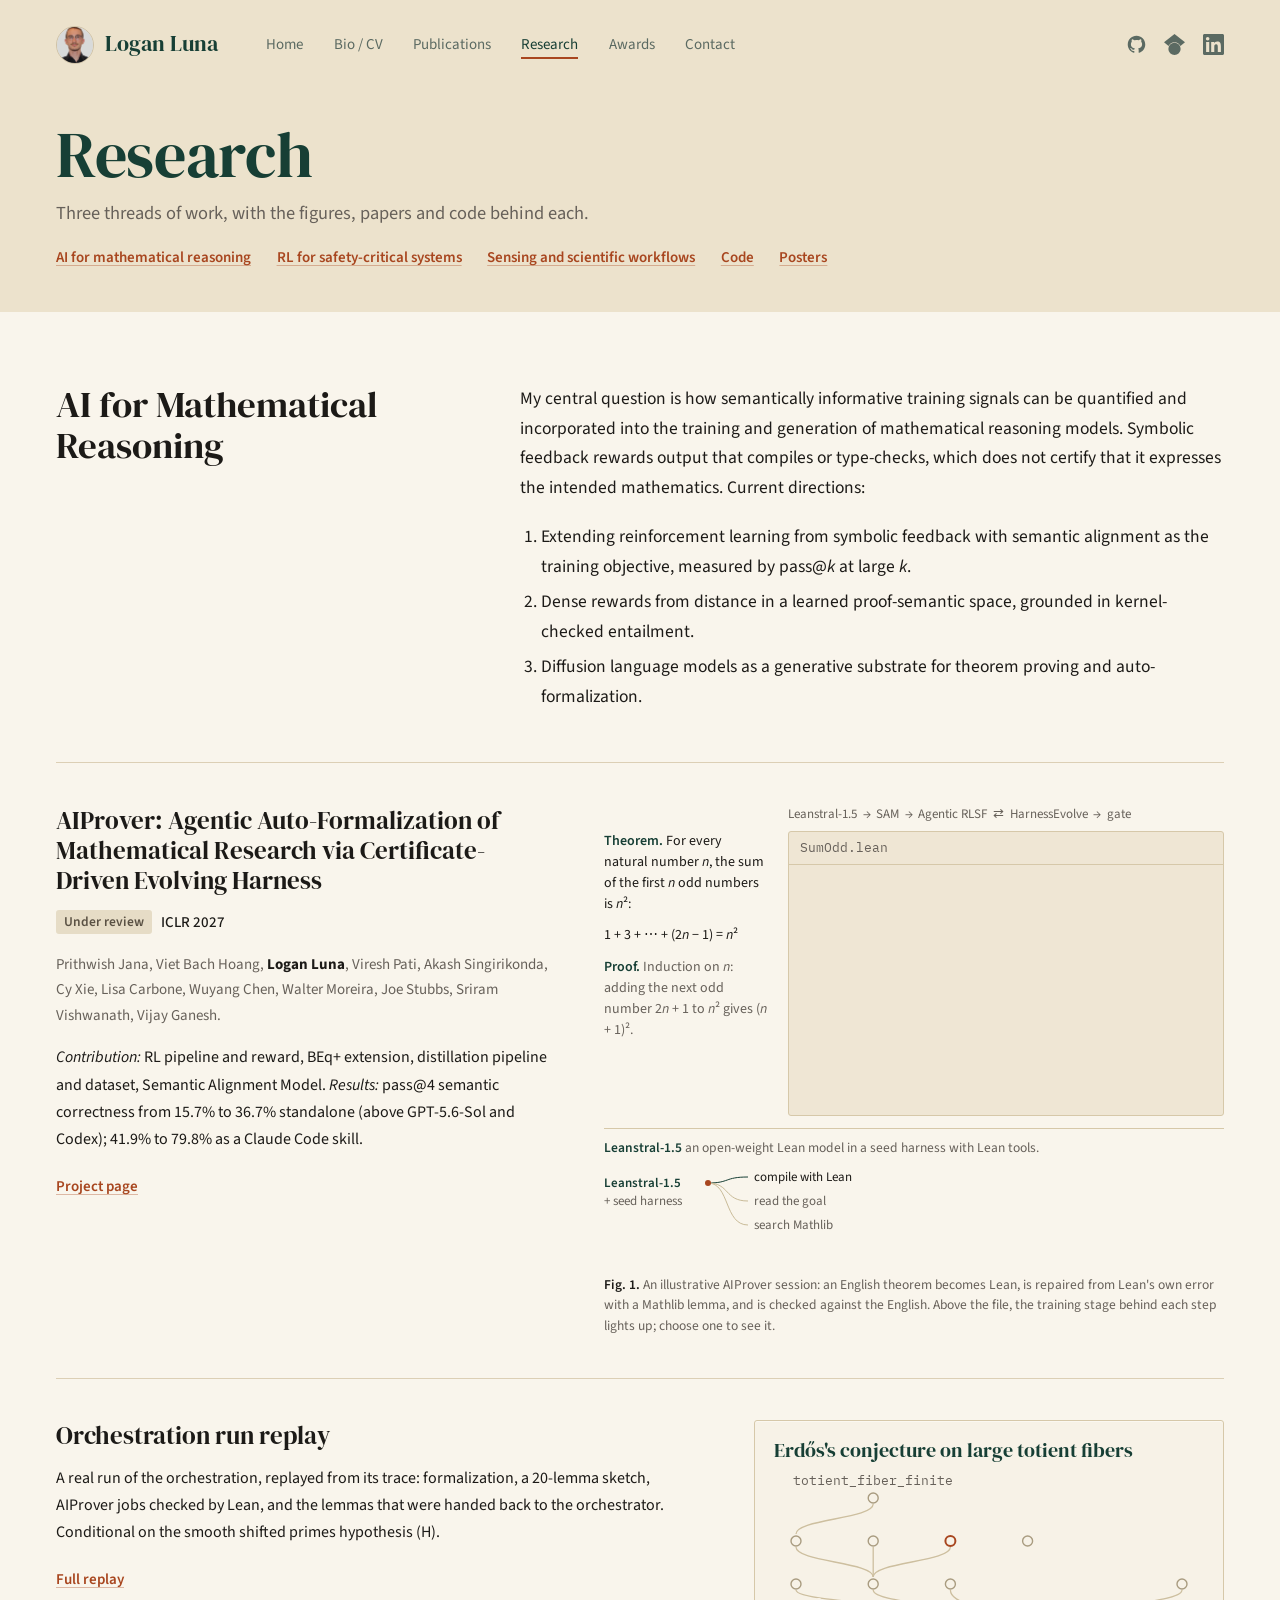
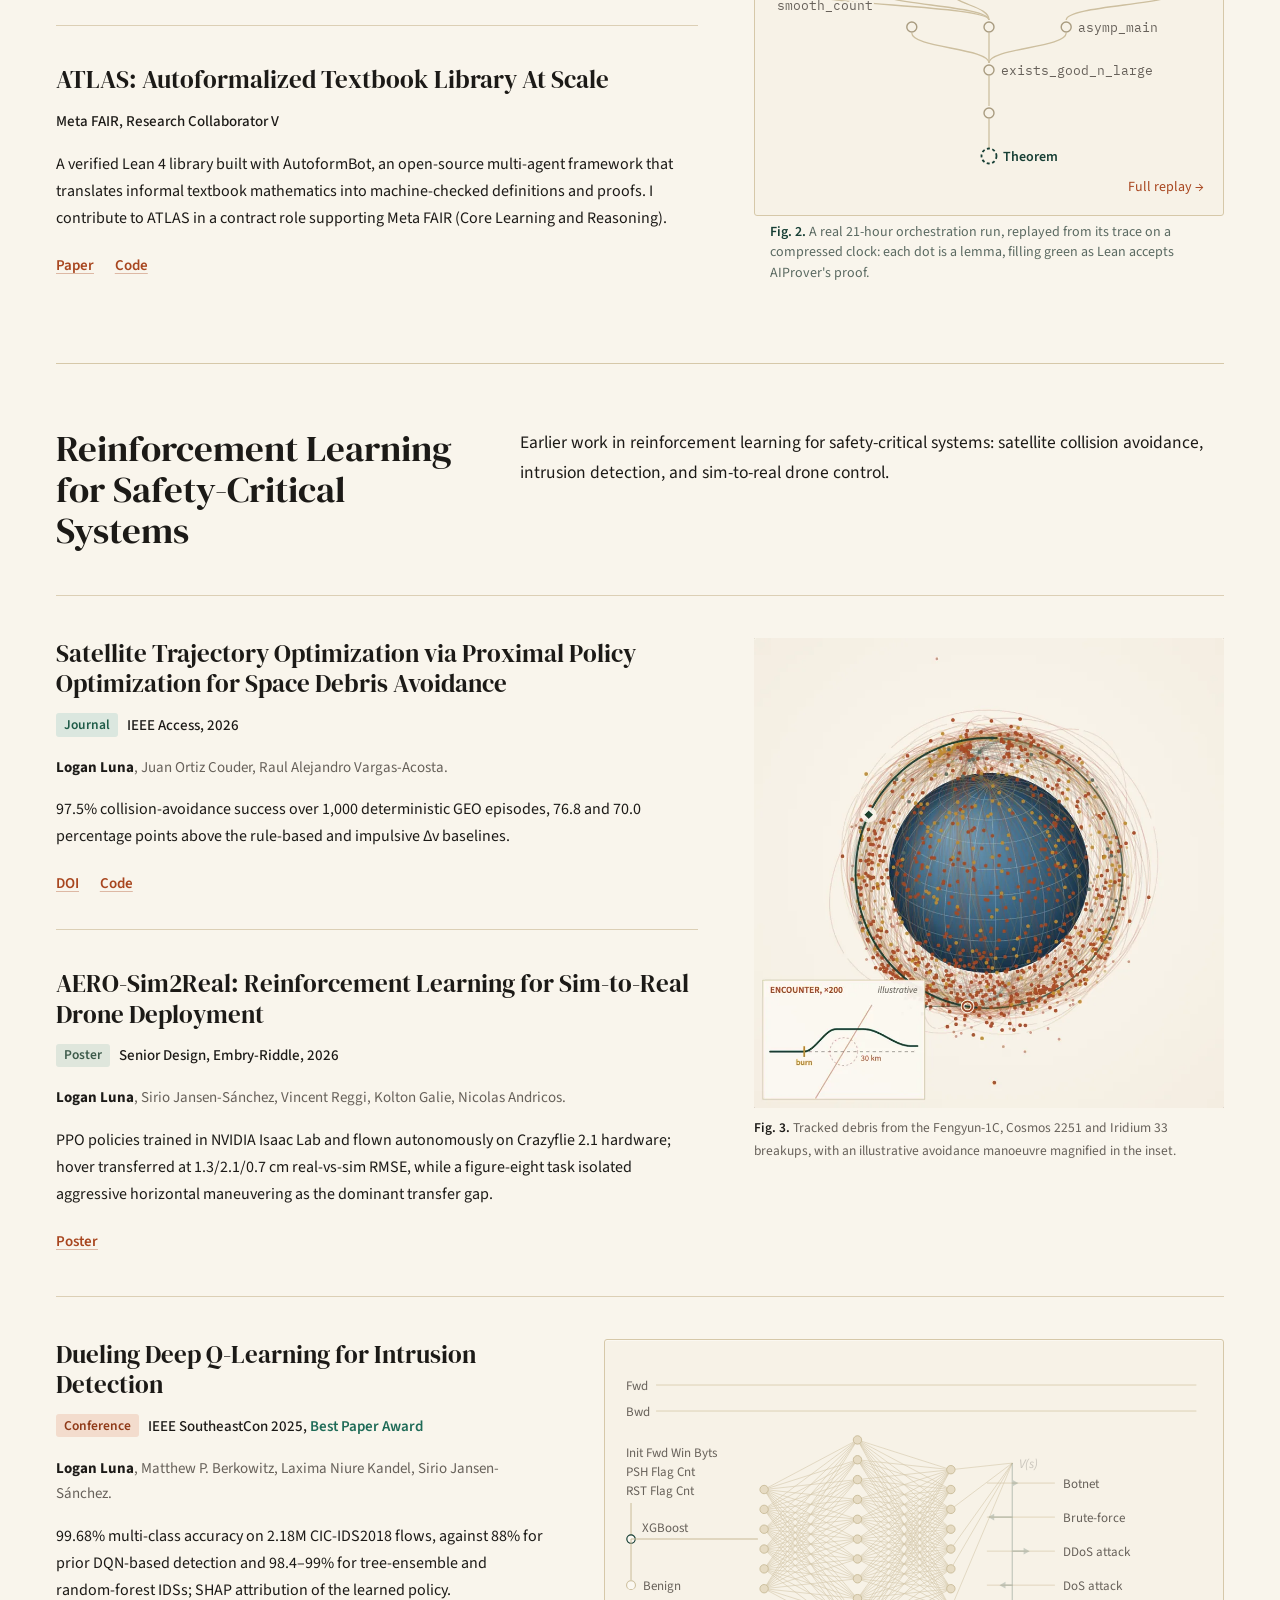
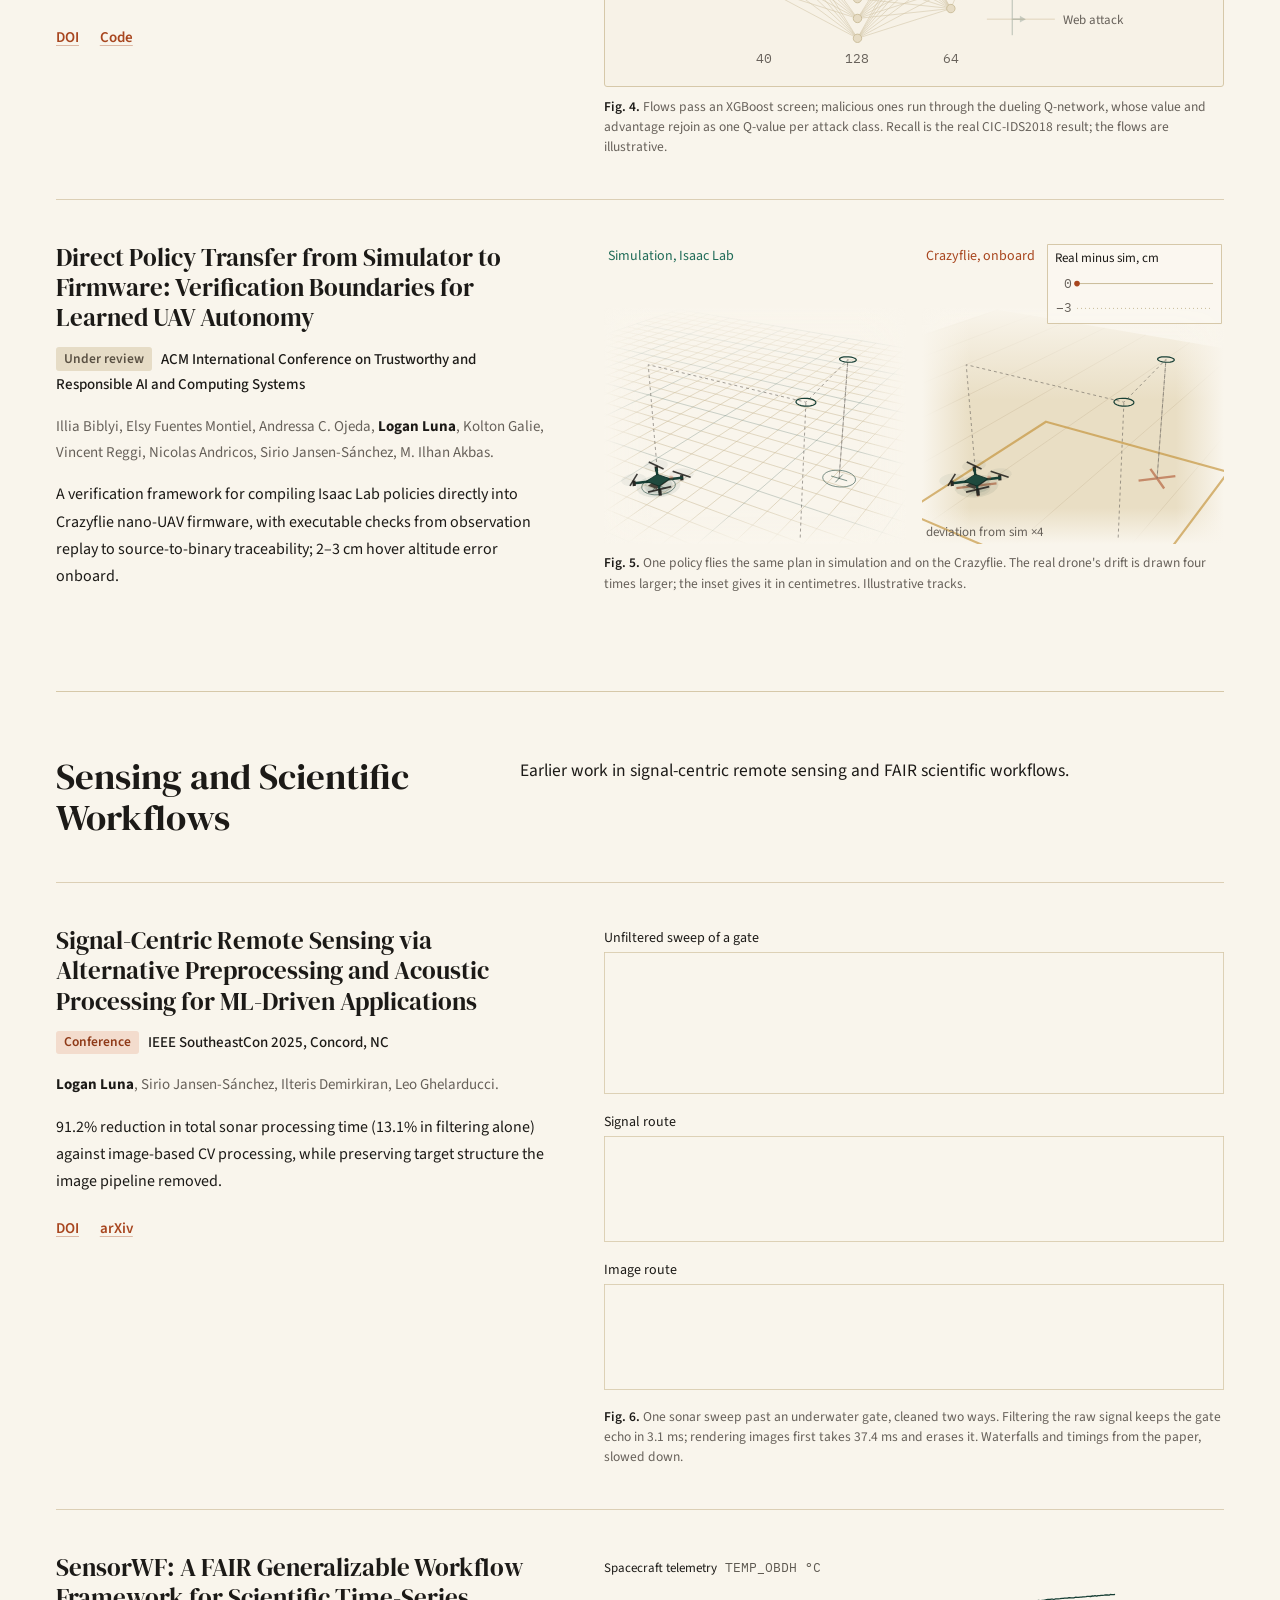
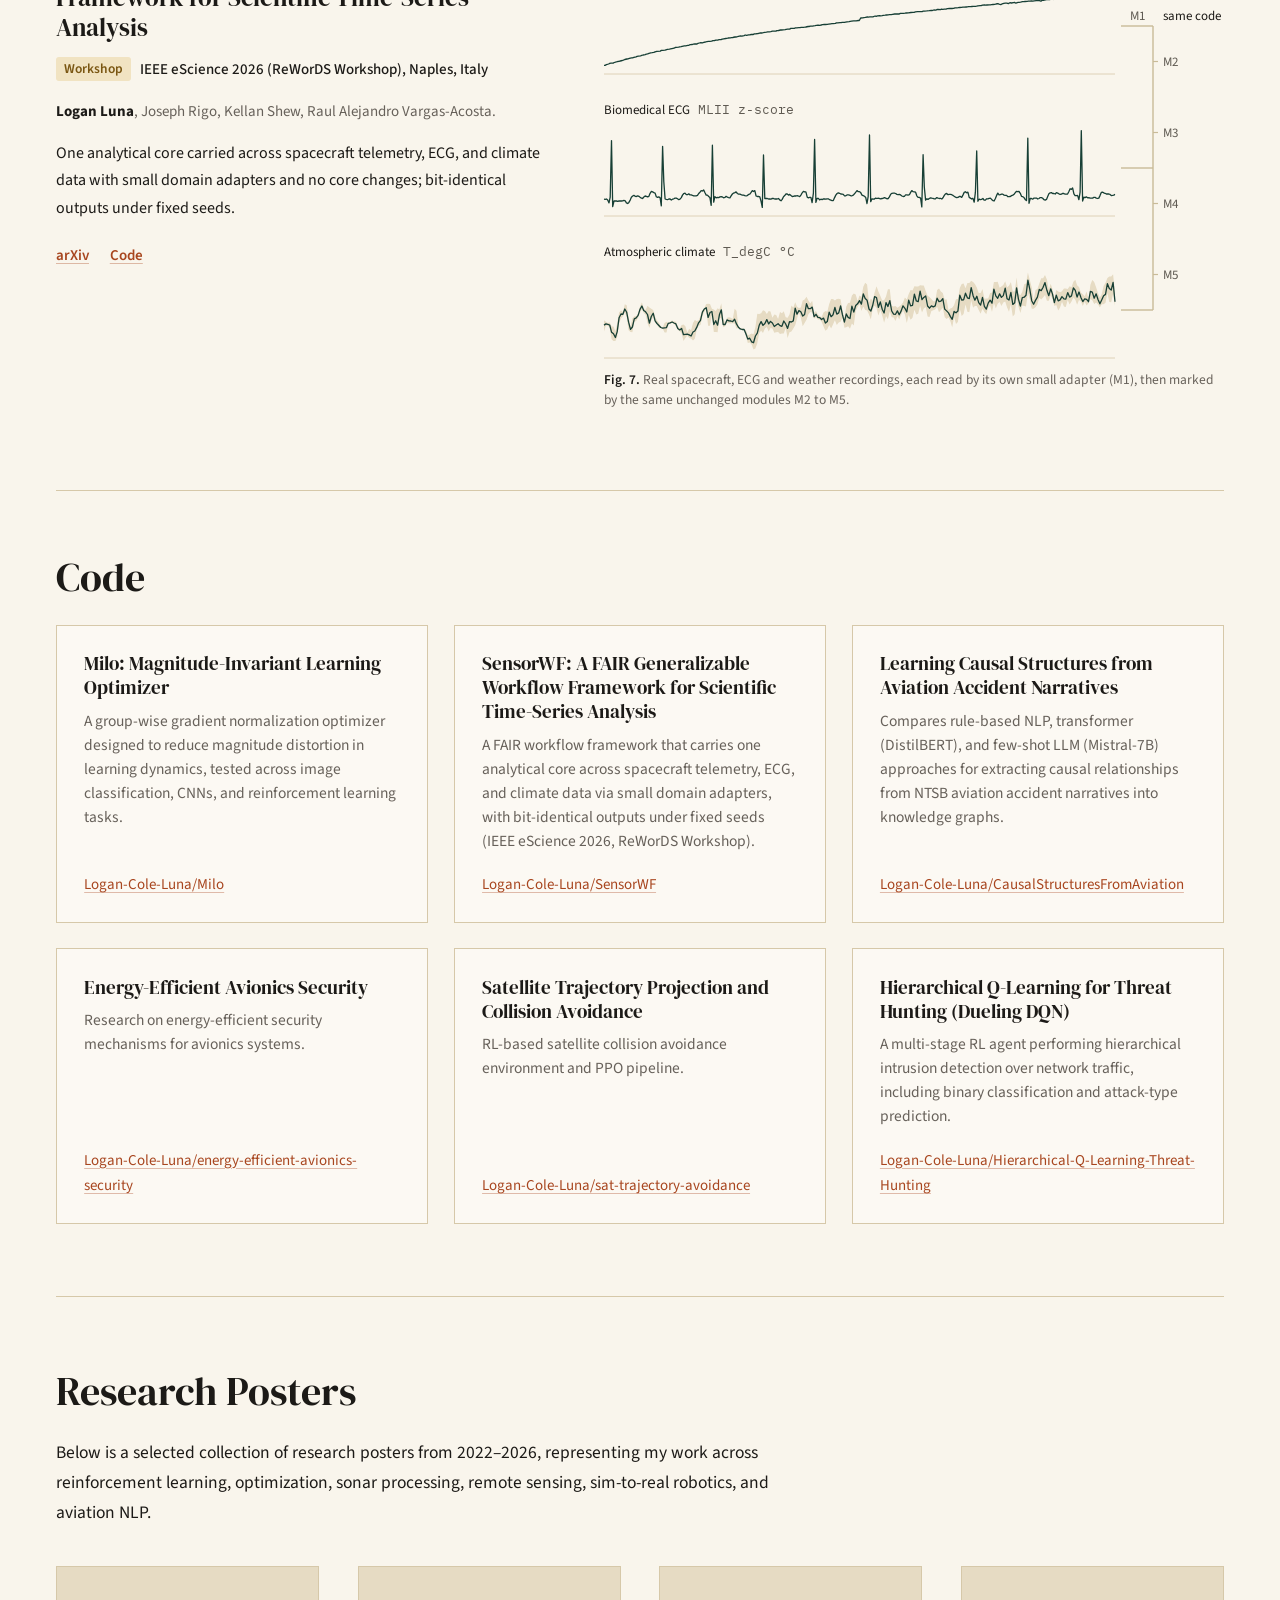
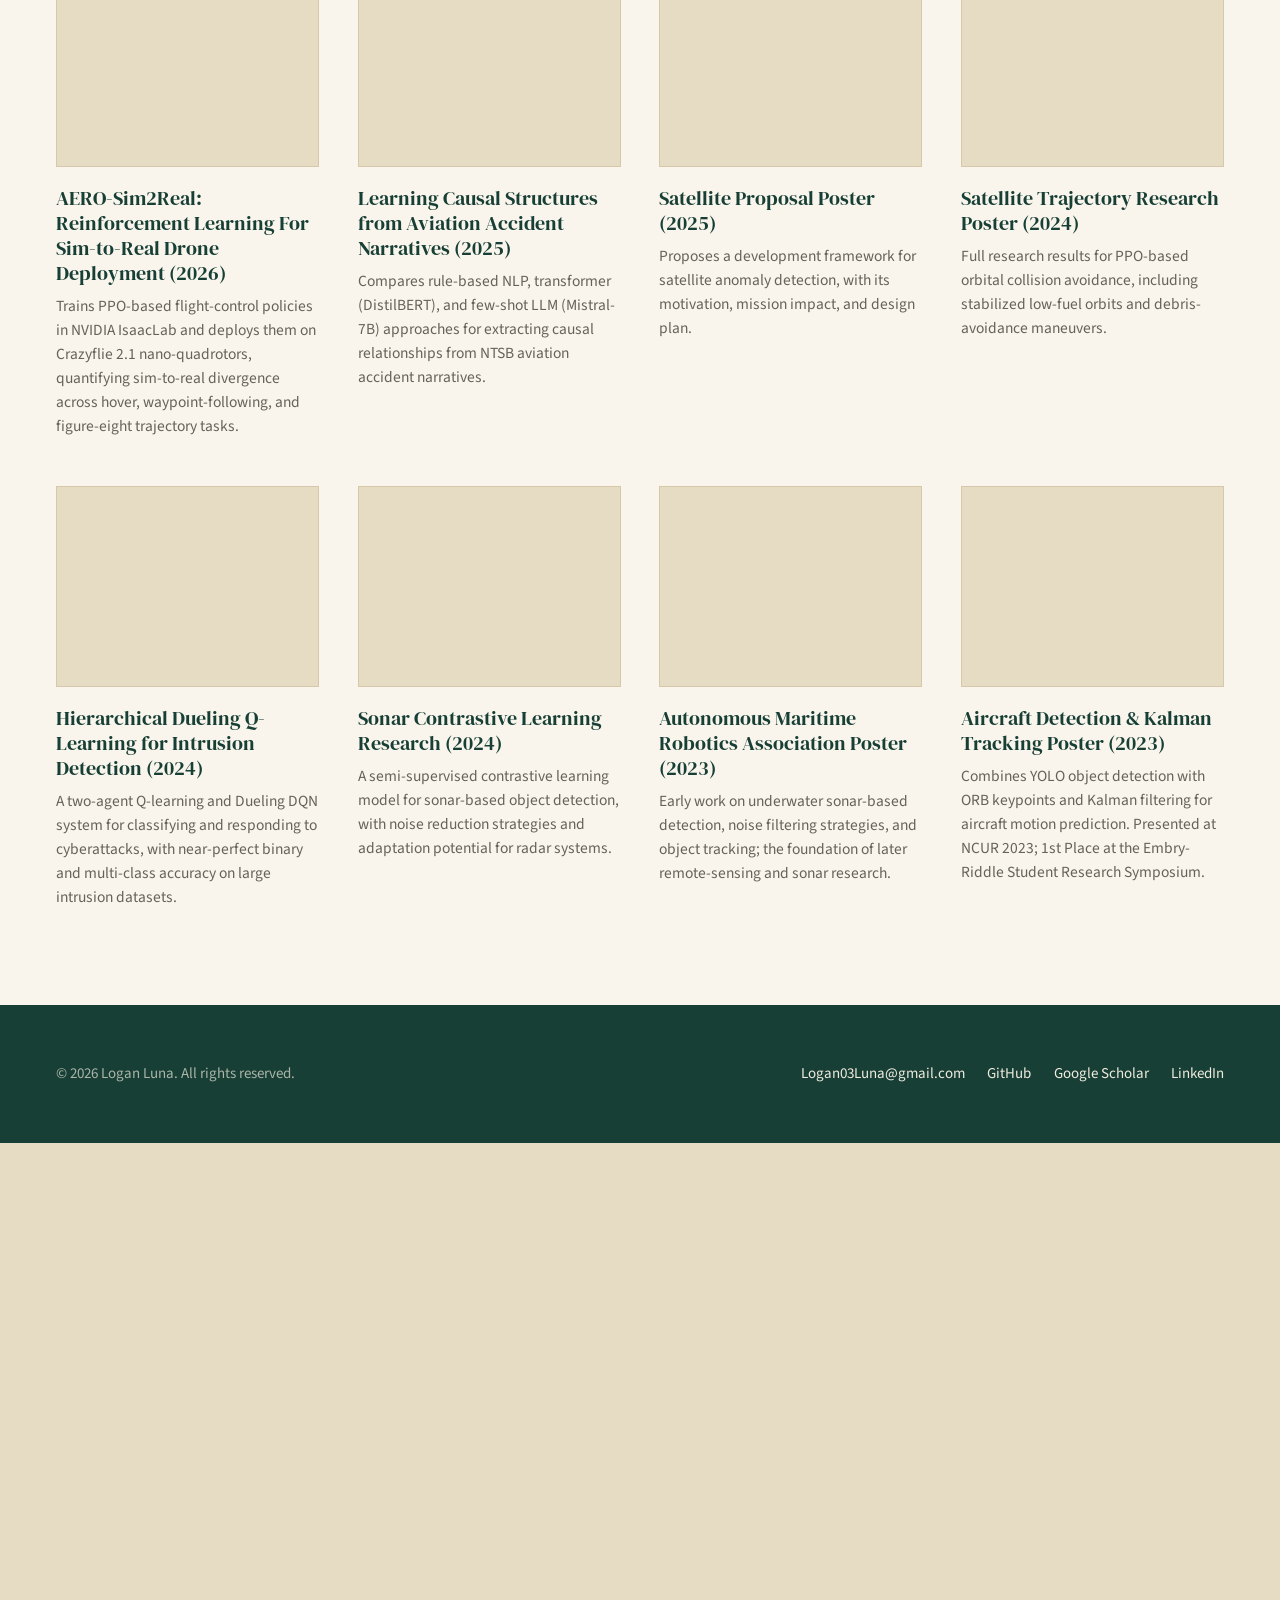
<file: software.html>
<!doctype html>
<html lang="en">
<head>
  <meta charset="utf-8">
  <title>Logan Luna – Software</title>
  <meta http-equiv="refresh" content="0; url=research.html#code">
  <link rel="canonical" href="research.html#code">
  <meta name="robots" content="noindex">
</head>
<body><p>This page has moved to <a href="research.html#code">research.html#code</a>.</p></body>
</html>
</file>
<file: style.css>
/* =========================================================
   Logan Luna: site styles
   Paper + forest green, rust accent. DM Serif Display / Source Sans 3.
   ========================================================= */

:root {
  --deep: #173f35;          /* forest green: headings, buttons, footer */
  --deep-hover: #17594a;
  --green: #1f6b57;
  --rust: #a8461f;          /* accent: labels, links, tags */
  --rust-soft: #e08a5e;

  --sand: #ece2cc;          /* hero / page header */
  --sand-2: #e6dbc3;        /* deeper panels */
  --cream: #f9f5ec;         /* light panels, cards */
  --paper: #f3ecdf;         /* light panel alt */

  --ink: #1c1a17;
  --soft: #67615a;
  --soft-green: #5b6a62;
  --rule: #d6c8a9;
  --rule-soft: #dccfb5;

  --on-deep: #f1ece0;
  --on-deep-soft: rgba(241, 236, 224, .68);

  --serif: "DM Serif Display", Georgia, serif;
  --sans: "Source Sans 3", "Segoe UI", sans-serif;
}

* { box-sizing: border-box; }
html { -webkit-text-size-adjust: 100%; scroll-behavior: smooth; }
body {
  margin: 0;
  min-height: 100vh;
  display: flex;
  flex-direction: column;
  font-family: var(--sans);
  font-size: 17.5px;
  line-height: 1.7;
  color: var(--ink);
  background: var(--sand-2);
}
body > main { flex: 1 0 auto; }
img { max-width: 100%; height: auto; display: block; }
a { color: var(--rust); }
.row { max-width: 1360px; margin: 0 auto; padding: 0 3.5rem; }

/* ---------- Header ---------- */
.top { background: var(--sand); color: var(--deep); overflow: hidden; }
.top-bar { display: flex; align-items: center; gap: 3rem; padding-top: 1.6rem; padding-bottom: 1.6rem; }
.brand { display: flex; align-items: center; gap: .7rem; flex: none; color: var(--deep); text-decoration: none; font-family: var(--serif); font-size: 1.35rem; }
.brand img { width: 38px; height: 38px; border-radius: 50%; object-fit: cover; object-position: center 20%; border: 1px solid #cfc2a7; }
.menu { flex: 1; display: flex; align-items: center; gap: 1.9rem; flex-wrap: wrap; }
.menu a { color: var(--soft-green); text-decoration: none; font-size: 15px; }
.menu a:hover, .menu a.on { color: var(--deep); }
.menu a.on { box-shadow: 0 2px 0 var(--rust); }
.social { display: flex; gap: 1.1rem; margin-left: auto; }
.social a { display: flex; color: var(--soft-green); }
.social a:hover { color: var(--rust); }
.social svg { width: 21px; height: 21px; fill: currentColor; }

/* ---------- Home hero ---------- */
.hero {
  display: grid;
  grid-template-columns: minmax(0, 1.25fr) minmax(0, 1fr);
  gap: 4rem;
  align-items: center;
  padding-top: 4.5rem;
  padding-bottom: 6.5rem;
}
.pretitle { color: var(--rust); font-size: 1.15rem; font-weight: 400; margin: 0 0 .7rem; }
.hero .pretitle { position: relative; }
.hero .pretitle::before { content: ""; position: absolute; top: 50%; right: calc(100% + 1.3rem); width: 100vw; border-top: 1px solid var(--rust); opacity: .7; }
.hero h1, .page-hero h1 { font-family: var(--serif); font-weight: 400; color: var(--deep); letter-spacing: -.005em; }
.hero h1 { font-size: clamp(2.4rem, 4.1vw, 3.7rem); line-height: 1.06; margin: 0 0 1.4rem; }
.hero .sub { font-size: 1.16rem; font-weight: 300; line-height: 1.55; color: var(--deep); margin: 0 0 1.4rem; max-width: 36em; }
.titles { list-style: none; padding: 0; margin: 0 0 1.5rem; font-size: 15.5px; color: var(--soft-green); }
.titles li { padding: .08rem 0; }
.titles b { color: var(--deep); font-weight: 600; }
.titles a { color: var(--rust); text-decoration: none; }
.titles a:hover { text-decoration: underline; }
.thesis { font-family: var(--serif); font-size: 1.26rem; line-height: 1.3; margin: 0 0 1.9rem; color: var(--deep); max-width: 32em; }

.btns { display: flex; gap: .8rem; flex-wrap: wrap; }
.btn { display: inline-flex; align-items: center; justify-content: center; height: 48px; padding: 0 1.8rem; font-size: 16px; font-weight: 600; text-decoration: none; border: 2px solid var(--green); border-radius: 2px; }
.btn-fill { background: var(--rust); border-color: var(--rust); color: #fbf4ea; }
.btn-fill:hover { background: #8f3a18; border-color: #8f3a18; }
.btn-line { color: var(--deep); border-color: var(--deep); }
.btn-line:hover { background: rgba(23, 63, 53, .06); }

.fig { margin: 0; justify-self: center; width: 100%; max-width: 500px; position: relative; z-index: 0; }
.fig-frame { position: relative; }
.fig-frame img { width: 100%; }
.fig-frame canvas { position: absolute; inset: 0; width: 100%; height: 100%; opacity: 0; transition: opacity .4s ease; }
.fig-frame canvas.ready { opacity: 1; }
.fig-frame.boxed { border: 1px solid var(--rule); padding: 0; overflow: hidden; border-radius: 3px; box-shadow: 0 1px 0 rgba(255,255,255,.4) inset; }
.fig-frame.boxed.space { background: #0e1624; border-color: #26324a; }
.fig-frame.boxed.paper { background: #f7f2e7; }
.fig figcaption { margin-top: .4rem; text-align: center; padding: 0 1rem; font-size: 14px; line-height: 1.45; color: var(--soft-green); }
.fig figcaption b { color: var(--deep); font-weight: 600; }
.fig figcaption a { color: var(--rust); text-decoration: none; }

/* ---------- Section heads ---------- */
section.band { padding: 6.5rem 0; }
.eyebrow { color: var(--rust); font-size: 1.15rem; margin: 0 0 .1rem; }
.display { font-family: var(--serif); font-weight: 400; font-size: clamp(2.4rem, 5vw, 3.8rem); line-height: 1.05; margin: 0 0 3.5rem; }

/* ---------- News ---------- */
.news-band { background: var(--cream); padding: 3.6rem 0; }
.news-grid { display: grid; grid-template-columns: 10rem minmax(0, 1fr); gap: 2rem; }
.news-label { font-size: 1.15rem; font-weight: 400; color: var(--rust); }
.news-grid > .news { grid-column: 2; }
.news { list-style: none; margin: 0; padding: 0; display: grid; grid-template-columns: repeat(2, minmax(0, 1fr)); gap: 1rem 4rem; }
.news li { display: grid; grid-template-columns: 7.4rem minmax(0, 1fr); gap: .8rem; font-size: 15.5px; line-height: 1.5; padding-bottom: 1rem; border-bottom: 1px solid var(--rule-soft); }
.news time { font-size: 13px; font-weight: 600; color: var(--soft); padding-top: .1rem; }
details.more { grid-column: 2; margin-top: .6rem; }
details.more summary { cursor: pointer; font-size: 14px; font-weight: 600; color: var(--rust); list-style: none; }
details.more summary::-webkit-details-marker { display: none; }
details.more summary::after { content: " +"; }
details.more[open] summary::after { content: " –"; }
details.more .news { margin-top: 1.4rem; }

.now { grid-column: 2; border-left: 3px solid var(--rust); padding: .15rem 0 .2rem 1.3rem; margin-bottom: 1.4rem; max-width: 62rem; }
.now-tag { display: inline-block; font-size: 15px; font-weight: 600; color: var(--rust); margin-bottom: .3rem; }
.now p { margin: 0 0 .8rem; font-size: 16.5px; line-height: 1.6; }

/* ---------- Paper cards ---------- */
.papers { background: var(--sand-2); }
.paper-grid { list-style: none; margin: 0; padding: 0; display: grid; grid-template-columns: repeat(3, minmax(0, 1fr)); gap: 2.4rem; }
.paper { background: var(--cream); border: 1px solid var(--rule); padding: 2.6rem 2.4rem; display: flex; flex-direction: column; }
.paper.wide { grid-column: span 2; }
.paper h3 { font-family: var(--serif); font-weight: 400; font-size: 1.42rem; line-height: 1.22; margin: 0 0 1.1rem; }
.paper.wide h3 { font-size: 1.7rem; }
.tags { display: flex; flex-wrap: wrap; gap: .4rem; margin-bottom: 1.1rem; }
.tag { font-size: 14px; font-weight: 600; padding: .15rem .5rem; background: #e6dcc6; color: #4e4a44; }
.tag.amber { background: #f3dccd; color: #8f3a18; }
.tag.green { background: #dde7da; color: #2f6b45; }
.authors { font-size: 15px; color: var(--soft); margin: 0 0 .2rem; }
.authors strong { color: var(--ink); }
.venue { font-size: 15px; color: var(--soft); margin: 0 0 1.3rem; padding-bottom: 1.3rem; border-bottom: 1px solid var(--rule-soft); }
.paper .desc { font-size: 15.5px; margin: 0 0 1.8rem; }
.links { margin-top: auto; display: flex; flex-wrap: wrap; gap: 1.3rem; }
.links a { font-size: 15px; font-weight: 600; color: var(--rust); text-decoration: underline; text-decoration-color: rgba(168, 70, 31, .35); text-underline-offset: 3px; }
.links a:hover { text-decoration-color: currentColor; }
.all { display: flex; align-items: center; justify-content: center; height: 58px; margin-top: 3rem; border: 2px solid var(--ink); color: var(--ink); text-decoration: none; font-weight: 600; }
.all:hover { background: var(--ink); color: var(--cream); }

/* ---------- Poster band ---------- */
.posters { background: var(--paper); color: var(--deep); }
.posters .eyebrow { color: var(--rust); font-size: 1.15rem; font-weight: 400; margin-bottom: 2.4rem; }
.poster-list { display: grid; grid-template-columns: repeat(4, minmax(0, 1fr)); gap: 2.6rem 2.2rem; }
.poster a.thumb { display: block; background: var(--sand-2); border: 1px solid var(--rule); padding: 6px; }
.poster a.thumb:hover { border-color: var(--rust); }
.poster img { width: 100%; aspect-ratio: 4 / 3; object-fit: cover; object-position: top; }
.poster .yr { display: block; margin-top: 1.3rem; font-size: 14.5px; font-weight: 600; color: var(--soft-green); }
.poster h3 { font-family: var(--serif); font-weight: 400; font-size: 1.22rem; line-height: 1.25; margin: .3rem 0 0; color: var(--deep); }
.poster-more { margin-top: 3.5rem; }

/* ---------- Research directions ---------- */
.focus { background: var(--sand-2); }
.focus-grid { display: grid; grid-template-columns: repeat(2, minmax(0, 1fr)); gap: 2.4rem; }
.focus-card { background: var(--cream); border: 1px solid var(--rule); padding: 2.6rem 2.6rem 3rem; }
.focus-card::before { content: ""; display: block; width: 2.2rem; border-top: 2px solid var(--rust); margin-bottom: 1.3rem; }
.focus-card .kind { font-size: 15px; font-weight: 600; color: var(--rust); margin: 0 0 .5rem; }
.focus-card h3 { font-family: var(--serif); font-weight: 400; font-size: 1.5rem; line-height: 1.25; margin: 0 0 .6rem; }
.focus-card p { margin: 0; color: var(--soft); }

/* ---------- Subpages ---------- */
.page-hero { padding-top: 2rem; padding-bottom: 2.6rem; }
.page-hero h1 { font-size: clamp(2.6rem, 5vw, 4.2rem); line-height: 1.05; margin: 0; }

.page { background: var(--cream); padding: 4.5rem 0 6rem; }
.page .row > section { max-width: 920px; margin-bottom: 4.5rem; }
.page .row > section:last-child { margin-bottom: 0; }
.page section h2 { font-family: var(--serif); font-weight: 400; font-size: clamp(1.9rem, 3.4vw, 2.5rem); line-height: 1.1; color: var(--ink); margin: 0 0 1.6rem; }
.page section h3 { font-family: var(--serif); font-size: 1.3rem; font-weight: 400; color: var(--deep); margin: 2.8rem 0 1rem; }
.page p { margin: 0 0 1.1em; }
.page section > ul { list-style: none; padding: 0; margin: 0; }
.page section > ul > li { padding: 1.2rem 0; border-top: 1px solid var(--rule-soft); margin: 0; }
.page section > ul > li:last-child { border-bottom: 1px solid var(--rule-soft); }

.item-title { font-weight: 600; color: var(--ink); }
.label { font-weight: 600; }
.small { font-size: .9em; }
.subtle { font-size: .9em; color: var(--soft); }
.code-link a, a.code-link { font-size: 14px; font-weight: 600; word-break: break-all; text-decoration: none; }
.code-link a:hover { text-decoration: underline; }

.page section > ul.contact-list > li { padding: .8rem 0; }

.awards-list .award-item { display: flex; align-items: flex-start; gap: 1.6rem; }
.award-img { width: 170px; flex: none; border: 1px solid var(--rule); }

.bio-photo { width: 100%; max-width: 420px; margin: 1.4rem 0 1.8rem; border: 1px solid var(--rule); }
.banner-photo { width: 100%; margin-bottom: 1rem; border: 1px solid var(--rule); }
.pdf-container { width: 100%; height: 900px; margin-top: 1.4rem; border: 1px solid var(--rule); }
.pdf-container embed { width: 100%; height: 100%; }

.page .row > section.wide { max-width: none; }
.poster-grid { display: grid; grid-template-columns: repeat(auto-fill, minmax(260px, 1fr)); gap: 3rem 2.4rem; margin-top: 2.4rem; }
.poster-item { display: flex; flex-direction: column; }
.page .poster-item h3 { font-family: var(--serif); font-weight: 400; font-size: 1.25rem; letter-spacing: 0; text-transform: none; line-height: 1.25; color: var(--deep); margin: 0 0 .5rem; order: 2; }
.poster-item p { font-size: 15.5px; line-height: 1.55; color: var(--soft); order: 3; margin: 0; }
.poster-item > a { order: 1; display: block; background: var(--sand-2); border: 1px solid var(--rule); padding: 6px; margin-bottom: 1.2rem; }
.poster-item > a:hover { border-color: var(--rust); }
.poster-thumb { width: 100%; aspect-ratio: 4 / 3; object-fit: cover; object-position: top; }

/* ---------- Footer ---------- */
footer { background: var(--deep); color: var(--on-deep-soft); padding: 3.5rem 0; font-size: 15px; }
.foot { display: flex; justify-content: space-between; flex-wrap: wrap; gap: 1rem 2rem; }
footer a { color: var(--on-deep); text-decoration: none; }
footer a:hover { color: var(--rust-soft); }
.foot-links { display: flex; gap: 1.4rem; flex-wrap: wrap; }

/* ---------- Responsive ---------- */
@media (max-width: 1080px) {
  .poster-list { grid-template-columns: repeat(2, minmax(0, 1fr)); }
  .paper-grid { grid-template-columns: repeat(2, minmax(0, 1fr)); }
  .news { grid-template-columns: 1fr; }
}
@media (max-width: 900px) {
  .row { padding: 0 2.2rem; }
  .top-bar { flex-direction: column; align-items: flex-start; gap: 1rem; }
  .menu { flex: initial; }
  .social { margin-left: 0; }
  .hero { grid-template-columns: 1fr; gap: 3rem; min-height: 0; padding-top: 2.5rem; }
  .fig { justify-self: start; max-width: 560px; }
  .news-grid { grid-template-columns: 1fr; gap: .8rem; }
  .news-grid > .news, .now, details.more { grid-column: auto; }
}
@media (max-width: 640px) {
  body { font-size: 16px; }
  .row { padding: 0 20px; }
  .menu { gap: .4rem 1.1rem; }
  .hero h1 br { display: none; }
  .top-bar { padding-top: 1.4rem; padding-bottom: 1.4rem; }
  .menu .social { width: 100%; margin-top: .5rem; }
  .page-hero { padding-top: 1.8rem; }
  .hero { padding-top: 2.6rem; padding-bottom: 4rem; }
  section.band { padding: 4.5rem 0; }
  .news-band { padding: 3rem 0; }
  .paper-grid, .focus-grid { grid-template-columns: 1fr; }
  .paper.wide { grid-column: auto; }
  .paper { padding: 2rem 1.6rem; }
  .focus-card { padding: 2rem 1.6rem 2.4rem; }
  .news li { grid-template-columns: 1fr; gap: 0; }
  .poster-list { grid-template-columns: 1fr; }
  .page { padding: 3rem 0 4rem; }
  .page-hero { padding-bottom: 2.8rem; }
  .awards-list .award-item { flex-direction: column; }
  .pdf-container { height: 70vh; }
}

/* ---------- Hero: orchestration run replay ---------- */
.fig-frame.boxed.proof-hero, a.proof-hero { display: block; color: inherit; text-decoration: none; padding: 1.1rem 1.2rem .9rem; transition: border-color .2s, box-shadow .2s; }
a.proof-hero:hover { border-color: var(--rust); box-shadow: 0 2px 0 rgba(168, 70, 31, .12); }
.ph-title { font-family: var(--serif); font-size: 1.22rem; line-height: 1.2; color: var(--deep); margin: 0 0 .1rem; }
.ph-graph svg { display: block; }
.ph-graph svg g, .ph-graph svg path, .ph-graph svg text { transition: opacity .4s, fill .3s, stroke .3s; }
.ph-graph .ph-lemma { font-family: "IBM Plex Mono", ui-monospace, monospace; font-size: 13px; paint-order: stroke; stroke: #f7f2e7; stroke-width: 4px; stroke-linejoin: round; }
.ph-graph .ph-thm { font-family: var(--sans); font-size: 14px; font-weight: 600; }
.ph-more { display: block; text-align: right; margin-top: .3rem; font-size: 14px; font-weight: 400; color: var(--rust); }
a.proof-hero:hover .ph-more { text-decoration: underline; text-underline-offset: 3px; }

/* ---------- Papers: 6-column grid with a featured card ---------- */
.paper-grid { grid-template-columns: repeat(6, minmax(0, 1fr)); }
.paper { grid-column: span 2; }
.paper.wide { grid-column: span 4; }
.paper.half { grid-column: span 3; }
.paper.feature { grid-column: 1 / -1; display: grid; grid-template-columns: minmax(0, 1fr) minmax(0, 470px); gap: 2.6rem; align-items: center; }
.feature-text { display: flex; flex-direction: column; min-height: 100%; }
.feature-text h3 { font-size: 1.7rem; }
.feature-fig { margin: 0; }
.feature-fig figcaption { margin-top: .6rem; font-size: 13.5px; color: var(--soft); text-align: center; }
@media (max-width: 1080px) {
  .paper-grid { grid-template-columns: repeat(2, minmax(0, 1fr)); }
  .paper, .paper.half { grid-column: span 1; }
  .paper.wide, .paper.feature { grid-column: 1 / -1; }
}
@media (max-width: 900px) { .paper.feature { grid-template-columns: 1fr; } .feature-fig { max-width: 520px; } }
@media (max-width: 640px) {
  .paper-grid { grid-template-columns: 1fr; }
  .paper, .paper.half, .paper.wide, .paper.feature { grid-column: auto; }
}

/* accent lines running into the hero panel */
.fig-hero::before {
  content: ""; position: absolute; z-index: -1;
  right: calc(100% - 1.5rem); bottom: 7.6rem;
  width: 6.5rem; height: calc(5.2rem + 1px);   /* 5 lines, 1.3rem apart; 5rem visible inside the 6rem gap */
  background: repeating-linear-gradient(to bottom, var(--rust) 0 1px, transparent 1px 1.3rem);
  opacity: .5; pointer-events: none;
}
@media (min-width: 1101px) { .hero { gap: 6rem; } }
@media (max-width: 1100px) {
  .fig-hero::before { width: 4.5rem; height: calc(4.4rem + 1px); background-size: 100% 1.1rem; }   /* 3rem visible inside the 4rem gap */
}
@media (max-width: 900px) { .fig-hero::before { display: none; } }

/* keep the header on one line at mid widths */
@media (max-width: 1240px) and (min-width: 901px) {
  .top-bar { gap: 2rem; }
  .menu { gap: 1.25rem; flex-wrap: nowrap; }
  .menu a { font-size: 14.5px; white-space: nowrap; }
  .social { gap: .8rem; }
}

/* ---------- Paper card: DQN intrusion-detection animation ---------- */
.paper.wide.full { grid-column: 1 / -1; }
.paper.feature.flip { grid-template-columns: minmax(0, 600px) minmax(0, 1fr); }
.paper.feature.flip .feature-text { min-height: 0; }
.paper.feature.flip .feature-text .links { margin-top: 1.4rem; }
.paper.feature.flip .feature-fig { order: -1; }
@media (max-width: 900px) { .paper.feature.flip { grid-template-columns: 1fr; } .paper.feature.flip .feature-fig { order: 0; } }
.fig-frame.boxed.anim-dqn { padding: 1.3rem 1.3rem 1.1rem; }
.dqn-svg svg { width: 100%; height: auto; display: block; overflow: visible; }
.dqn-fig figcaption { line-height: 1.5; }
@media (max-width: 640px) { .fig-frame.boxed.anim-dqn { padding: 1rem .8rem .9rem; } }

/* ---------- Paper card: SensorWF animation ---------- */
.swf-fig { margin: 0 0 1.8rem; }
.fig-frame.anim-sensorwf { padding: .4rem 0 0; }
.swf-svg svg { width: 100%; height: auto; display: block; overflow: visible; }
.swf-fig figcaption { margin-top: .6rem; font-size: 13.5px; line-height: 1.5; color: var(--soft); }

/* ---------- Paper card: AIProver session figure ----------
   Unframed: drawn on the card paper. The Lean file is the one bordered box. */
.paper.feature.aip-feature { grid-template-columns: minmax(0, 1fr) minmax(0, 620px); }
@media (max-width: 900px) { .paper.feature.aip-feature { grid-template-columns: 1fr; } .aip-feature .feature-fig { max-width: 640px; } }
.fig-frame.anim-aiprover { padding: 0; }
.aip-strip { margin: 0 0 .45rem calc(164px + 1.25rem); font-size: 13px; line-height: 1.4; color: var(--soft); }
.aip-stage { font: inherit; color: inherit; background: none; border: 0; padding: 0; cursor: pointer; transition: color .25s; }
.aip-stage:hover { color: var(--ink); }
.aip-stage:focus-visible { outline: 1px solid var(--rust); outline-offset: 2px; }
.aip-stage.is-on { color: var(--rust); }
.aip-arrow { margin: 0 .35rem; color: var(--soft); }
.aip-main { display: grid; grid-template-columns: 164px minmax(0, 1fr); gap: 1.25rem; align-items: start; opacity: var(--aip-fade, 1); }
.aip-eng p { margin: 0 0 .65rem; font-size: 14px; line-height: 1.5; color: var(--ink); }
.aip-eng i { font-style: italic; }
.aip-thm-h { font-weight: 600; color: var(--deep); }
.aip-eng .aip-disp { margin: .1rem 0 .75rem; white-space: nowrap; }
.aip-eng .aip-proof { color: var(--soft); }
.aip-pair { transition: background-color .3s, box-shadow .3s; }
.aip-pair.is-on { background: rgba(192, 138, 43, .2); box-shadow: 0 1.5px 0 #c08a2b; }
.aip-code { background: #efe6d4; border: 1px solid var(--rule); border-radius: 3px; min-width: 0; }
.aip-file { display: flex; justify-content: space-between; gap: .8rem; padding: .3rem .7rem; border-bottom: 1px solid var(--rule); font-family: "IBM Plex Mono", ui-monospace, monospace; font-size: 13px; color: var(--soft); }
.aip-src { font-family: "IBM Plex Mono", ui-monospace, monospace; font-size: 13px; line-height: 20px; padding: .4rem 0 .45rem; overflow-x: auto; }
.aip-ln { display: flex; white-space: pre; }
.aip-ln.is-err { background: rgba(168, 70, 31, .07); }
.aip-num { flex: none; width: 2.4em; padding-right: .8em; text-align: right; color: var(--soft); }
.aip-tx { color: var(--ink); padding-right: .6rem; }
.aip-kw { color: var(--deep); font-weight: 500; }
.aip-err { text-decoration: underline wavy var(--rust); text-decoration-thickness: 1px; text-underline-offset: 4px; }
.aip-msg { overflow: hidden; padding-left: 3.2em; font-size: 13px; line-height: 19px; white-space: nowrap; }
.aip-msg-err { color: var(--rust); }
.aip-msg-search { color: var(--soft); }
.aip-msg-hit { line-height: 20px; color: var(--green); }
.aip-q { color: var(--ink); }
.aip-hit, .aip-lemma { color: var(--green); font-weight: 500; }
.aip-hide { visibility: hidden; }
.aip-fly { position: absolute; left: 0; top: 0; z-index: 2; font-family: "IBM Plex Mono", ui-monospace, monospace; font-size: 13px; line-height: 20px; font-weight: 500; color: var(--green); white-space: pre; pointer-events: none; opacity: 0; }
.aip-caret { display: inline-block; width: 1.5px; height: 15px; margin-left: 1px; vertical-align: -3px; background: var(--rust); }
.aip-tick { color: var(--green); font-weight: 600; }
.aip-goals { font-family: "Source Sans 3", sans-serif; font-size: 13px; color: var(--green); }
.aip-bad { color: var(--rust); }
.aip-good { color: var(--green); }
.aip-reward { color: var(--rust); font-weight: 500; }
.aip-train { margin-top: .75rem; padding-top: .6rem; border-top: 1px solid var(--rule); }
.aip-train-head { margin: 0 0 .5rem; font-size: 13.5px; line-height: 1.4; color: var(--soft); }
.aip-train-name { font-weight: 600; color: var(--deep); }
.aip-resume { float: right; margin-left: .8rem; font: inherit; color: var(--rust); background: none; border: 0; padding: 0; cursor: pointer; }
.aip-resume:hover { color: var(--ink); }
.aip-resume:focus-visible { outline: 1px solid var(--rust); outline-offset: 2px; }
.aip-train-fig svg { display: block; overflow: visible; }
svg.aip-wires { position: absolute; inset: 0; width: 100%; height: 100%; pointer-events: none; overflow: visible; }
svg.aip-wires path { fill: none; stroke: var(--rust); stroke-width: 1; opacity: .75; }
svg.aip-wires path.aip-link { stroke: #c08a2b; opacity: .9; }
.aip-fig figcaption { margin-top: .7rem; font-size: 13.5px; line-height: 1.5; color: var(--soft); }
@media (max-width: 640px) {
  .aip-strip { margin-left: 0; }
  .aip-arrow { margin: 0 .25rem; }
  .aip-main { grid-template-columns: 1fr; gap: .4rem; }
  .aip-eng .aip-proof { display: none; }
  .aip-src { overflow-x: hidden; }
  .aip-ln { white-space: pre-wrap; }
  .aip-tx { min-width: 0; overflow-wrap: anywhere; }
  .aip-num { width: 2em; padding-right: .6em; }
  .aip-msg { padding-left: 2.6em; white-space: normal; }
}

/* ---------- Paper card: Signal-Centric sonar animation ---------- */
.sonar-fig { margin: 0 0 1.8rem; }
.fig-frame.anim-sonar { padding: .2rem 0 0; }
.sonar-svg svg { width: 100%; height: auto; display: block; overflow: visible; }
.sonar-fig figcaption { margin-top: .9rem; font-size: 13.5px; line-height: 1.5; color: var(--soft); }

/* ---------- Paper card: direct policy transfer, UAV animation ---------- */
.paper.feature.flip.uav-feature { grid-template-columns: minmax(0, 620px) minmax(0, 1fr); }
@media (max-width: 900px) { .paper.feature.flip.uav-feature { grid-template-columns: 1fr; } .uav-feature .feature-fig { max-width: 620px; } }
.fig-frame .uav-canvas { position: static; opacity: 1; display: block; width: 100%; height: 302px; }
.uav-fig figcaption { line-height: 1.5; }

.venue .award { color: var(--green); font-weight: 600; }

/* Figure captions read like a paper's: left-aligned, numbered */
.feature-fig figcaption, .sonar-fig figcaption, .swf-fig figcaption, .fig-hero figcaption { text-align: left; }
figcaption b { color: var(--ink); font-weight: 600; }

/* Half cards side by side: the figure takes up any extra height so both captions sit at the same baseline */
.paper.half > figure { flex: 1 1 auto; display: flex; flex-direction: column; }
.paper.half > figure > .fig-frame { flex: 1 1 auto; display: flex; flex-direction: column; justify-content: center; }

/* Venue line: one coloured kind chip, then the venue, right under the title */
.venue { color: var(--ink); font-weight: 500; margin: -.2rem 0 .8rem; padding-bottom: 0; border-bottom: 0; }
.paper .authors { padding-bottom: 1.3rem; margin-bottom: 1.3rem; border-bottom: 1px solid var(--rule-soft); }
.vkind { display: inline-block; margin-right: .55rem; padding: .1rem .5rem; border-radius: 3px; font-size: 13.5px; font-weight: 600; line-height: 1.5; vertical-align: 1px; }
.vk-journal { background: #dbe7df; color: #1f5c48; }
.vk-conf { background: #f3dccd; color: #8f3a18; }
.vk-workshop { background: #f1e3c2; color: #7a5612; }
.vk-review { background: #e6dcc6; color: #5a5144; }

/* ---------- Subpages, 2026-11 refresh ---------- */
.page-intro { margin: .7rem 0 0; max-width: 44rem; font-size: 1.15rem; line-height: 1.5; color: var(--soft); }
.page .row > section { max-width: none; }
.page .row > section > h2 { max-width: 920px; }
/* Rail list: a narrow left column (year, date, venue) beside the entry, like the homepage news */
.rail { list-style: none; margin: 0; padding: 0; }
.rail > li { display: grid; grid-template-columns: 9.5rem minmax(0, 1fr); gap: 0 2.4rem; padding: 1.4rem 0; border-top: 1px solid var(--rule-soft); }
.rail > li:last-child { border-bottom: 1px solid var(--rule-soft); }
.rail-key { font-size: 15px; font-weight: 600; color: var(--soft); padding-top: .15rem; }
.rail-body { max-width: 52rem; }
@media (max-width: 700px) { .rail > li { grid-template-columns: 1fr; gap: .3rem; } }
</file>
